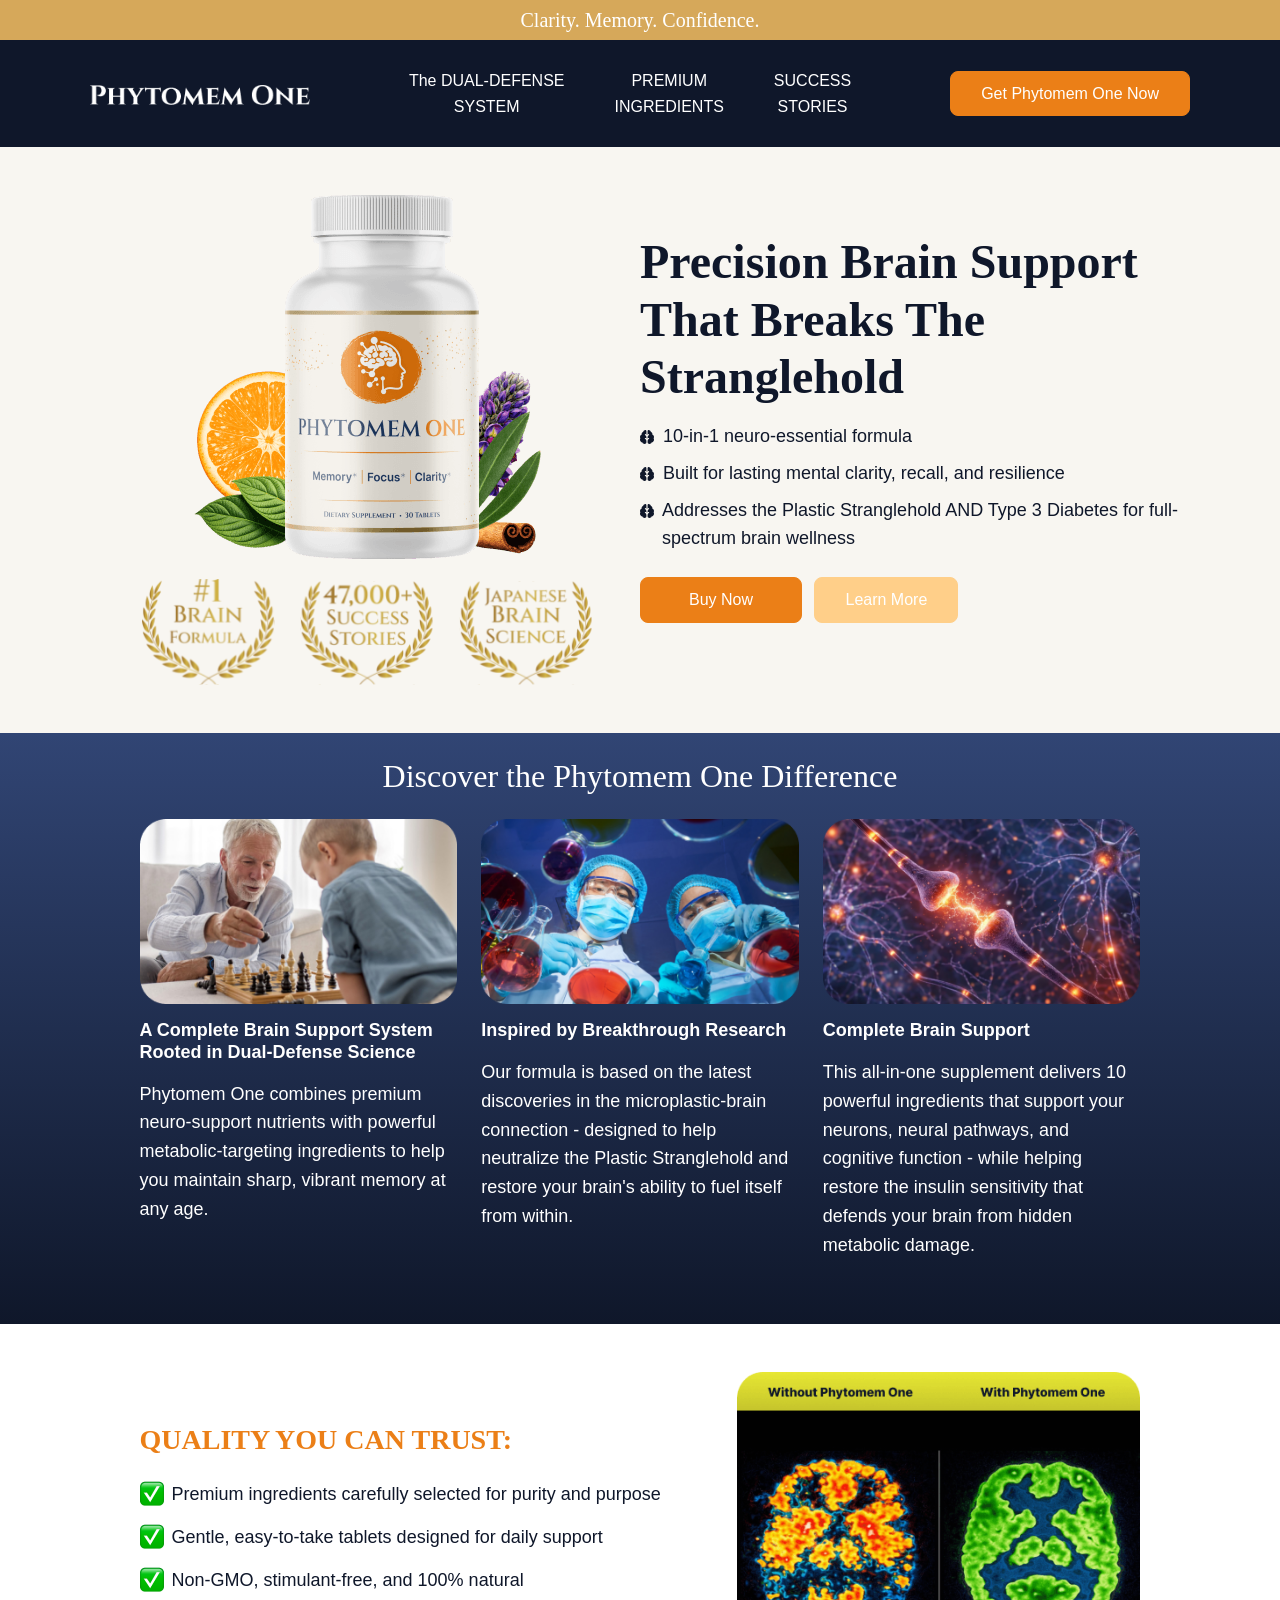
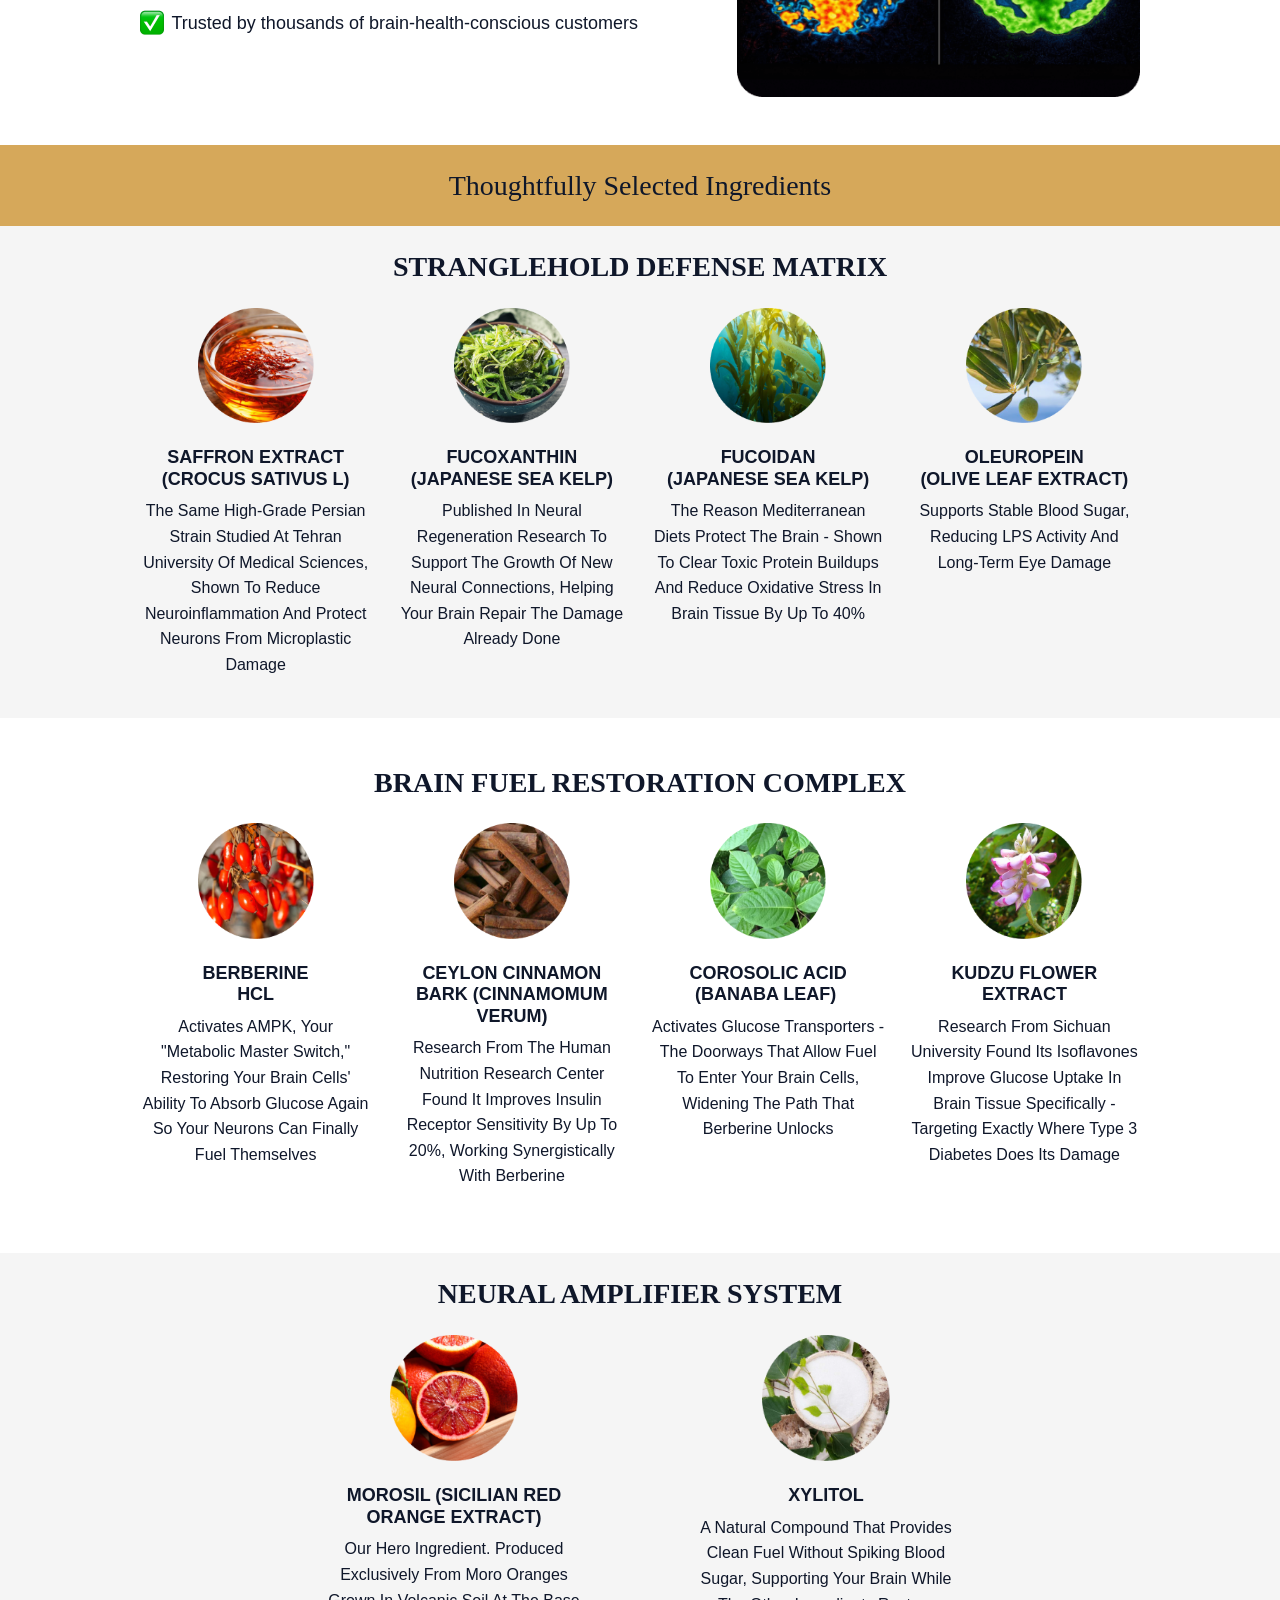
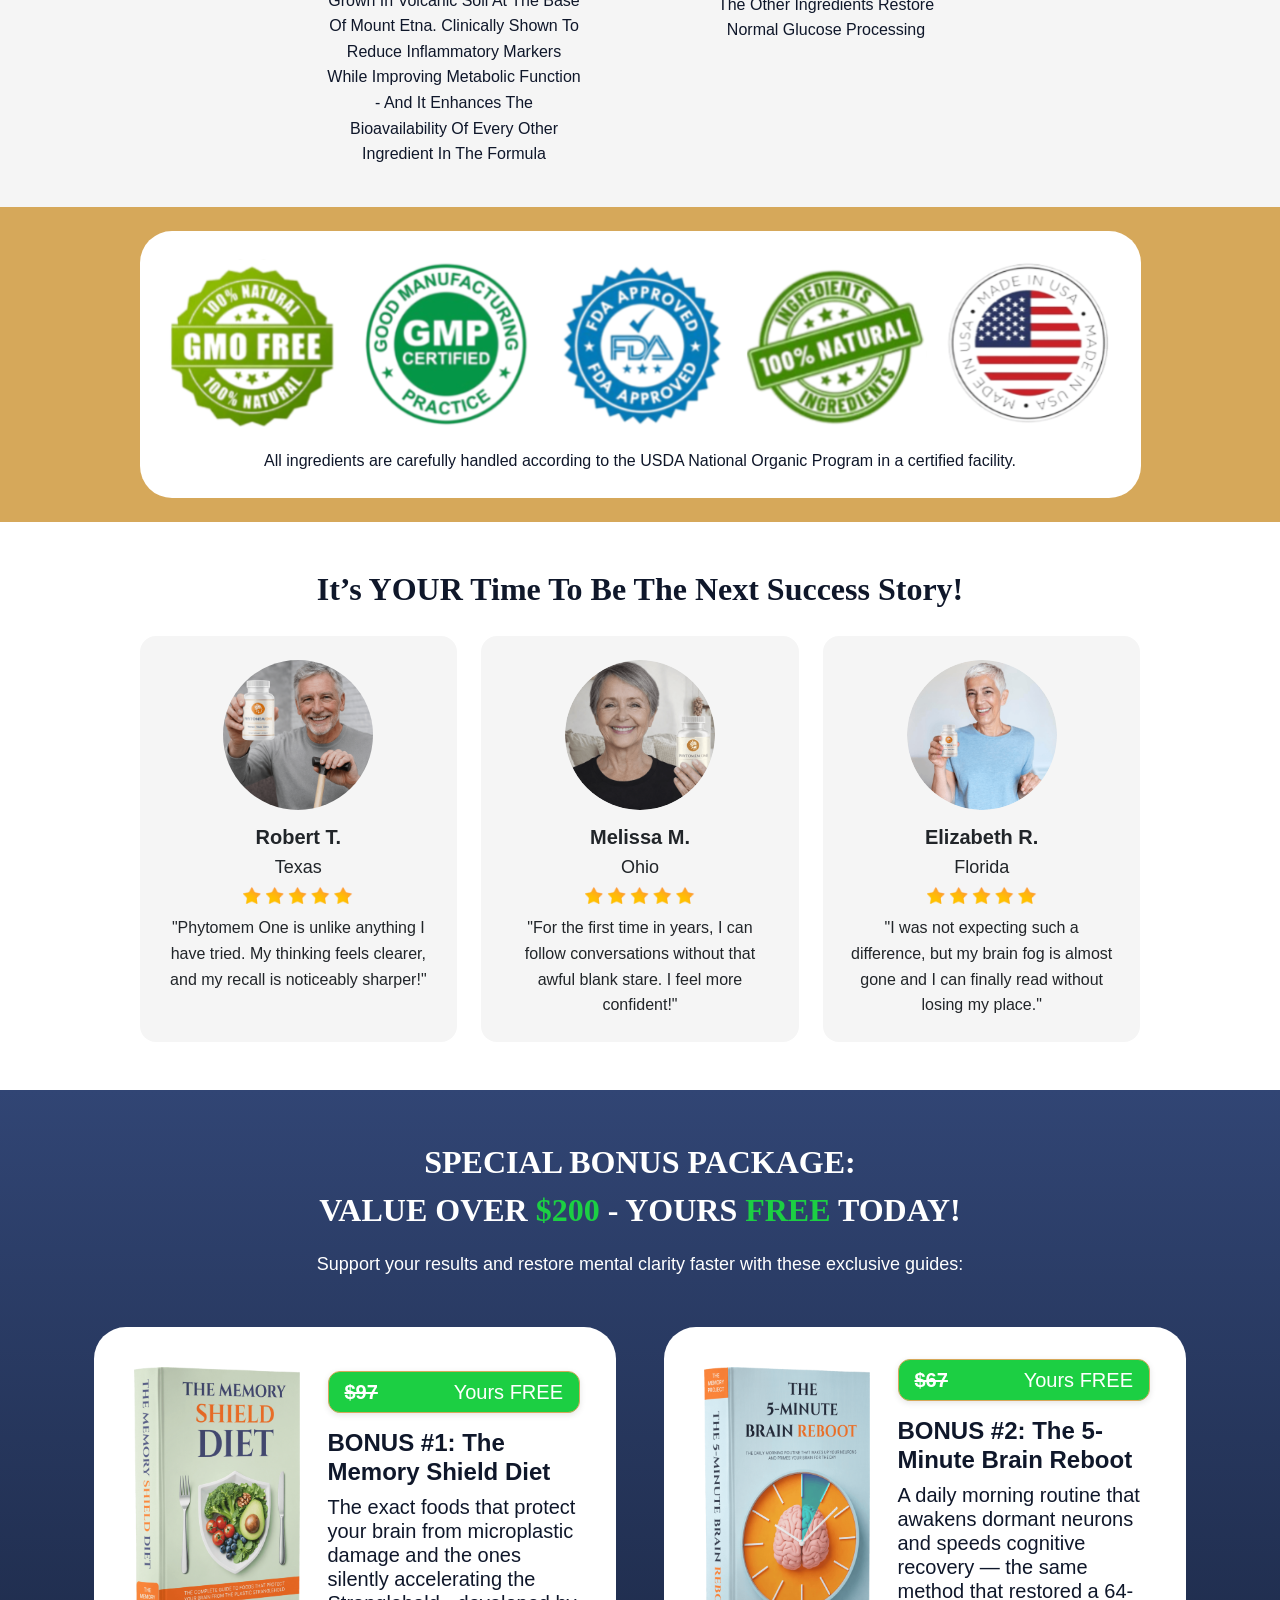
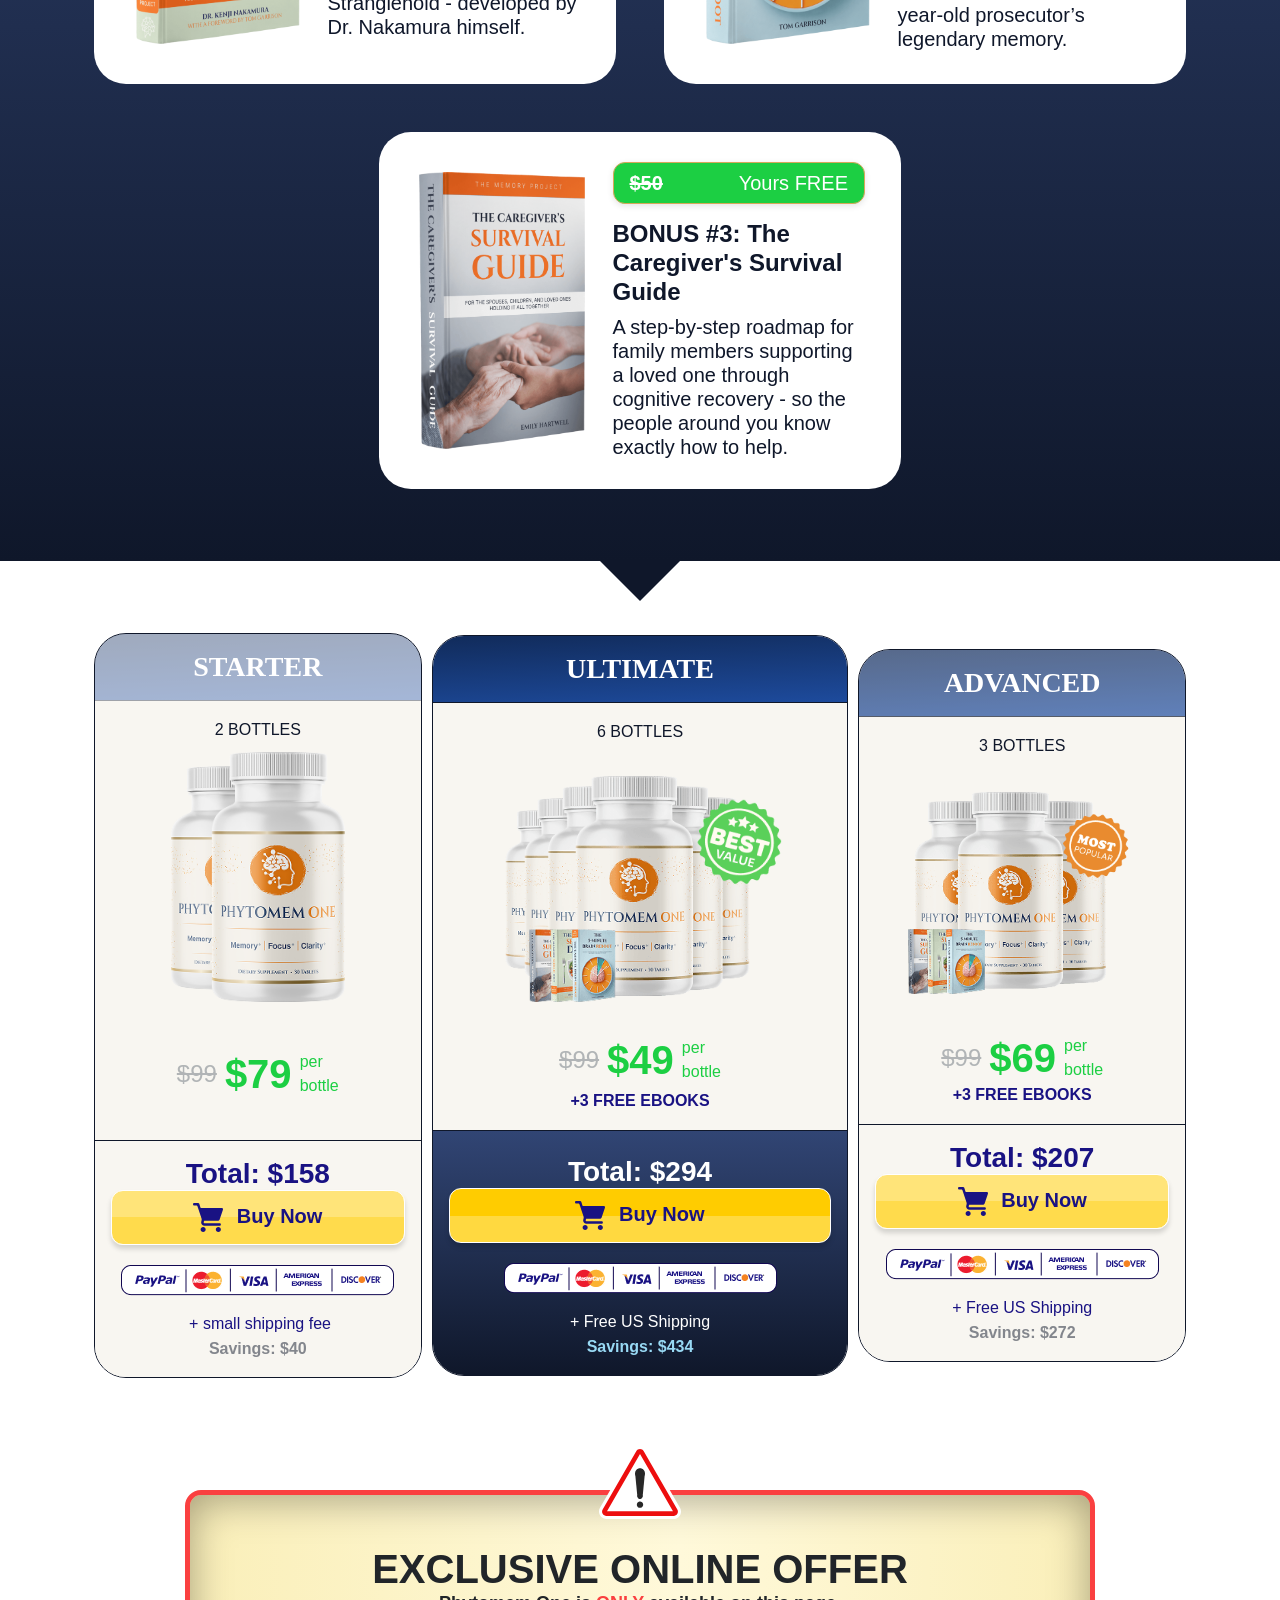
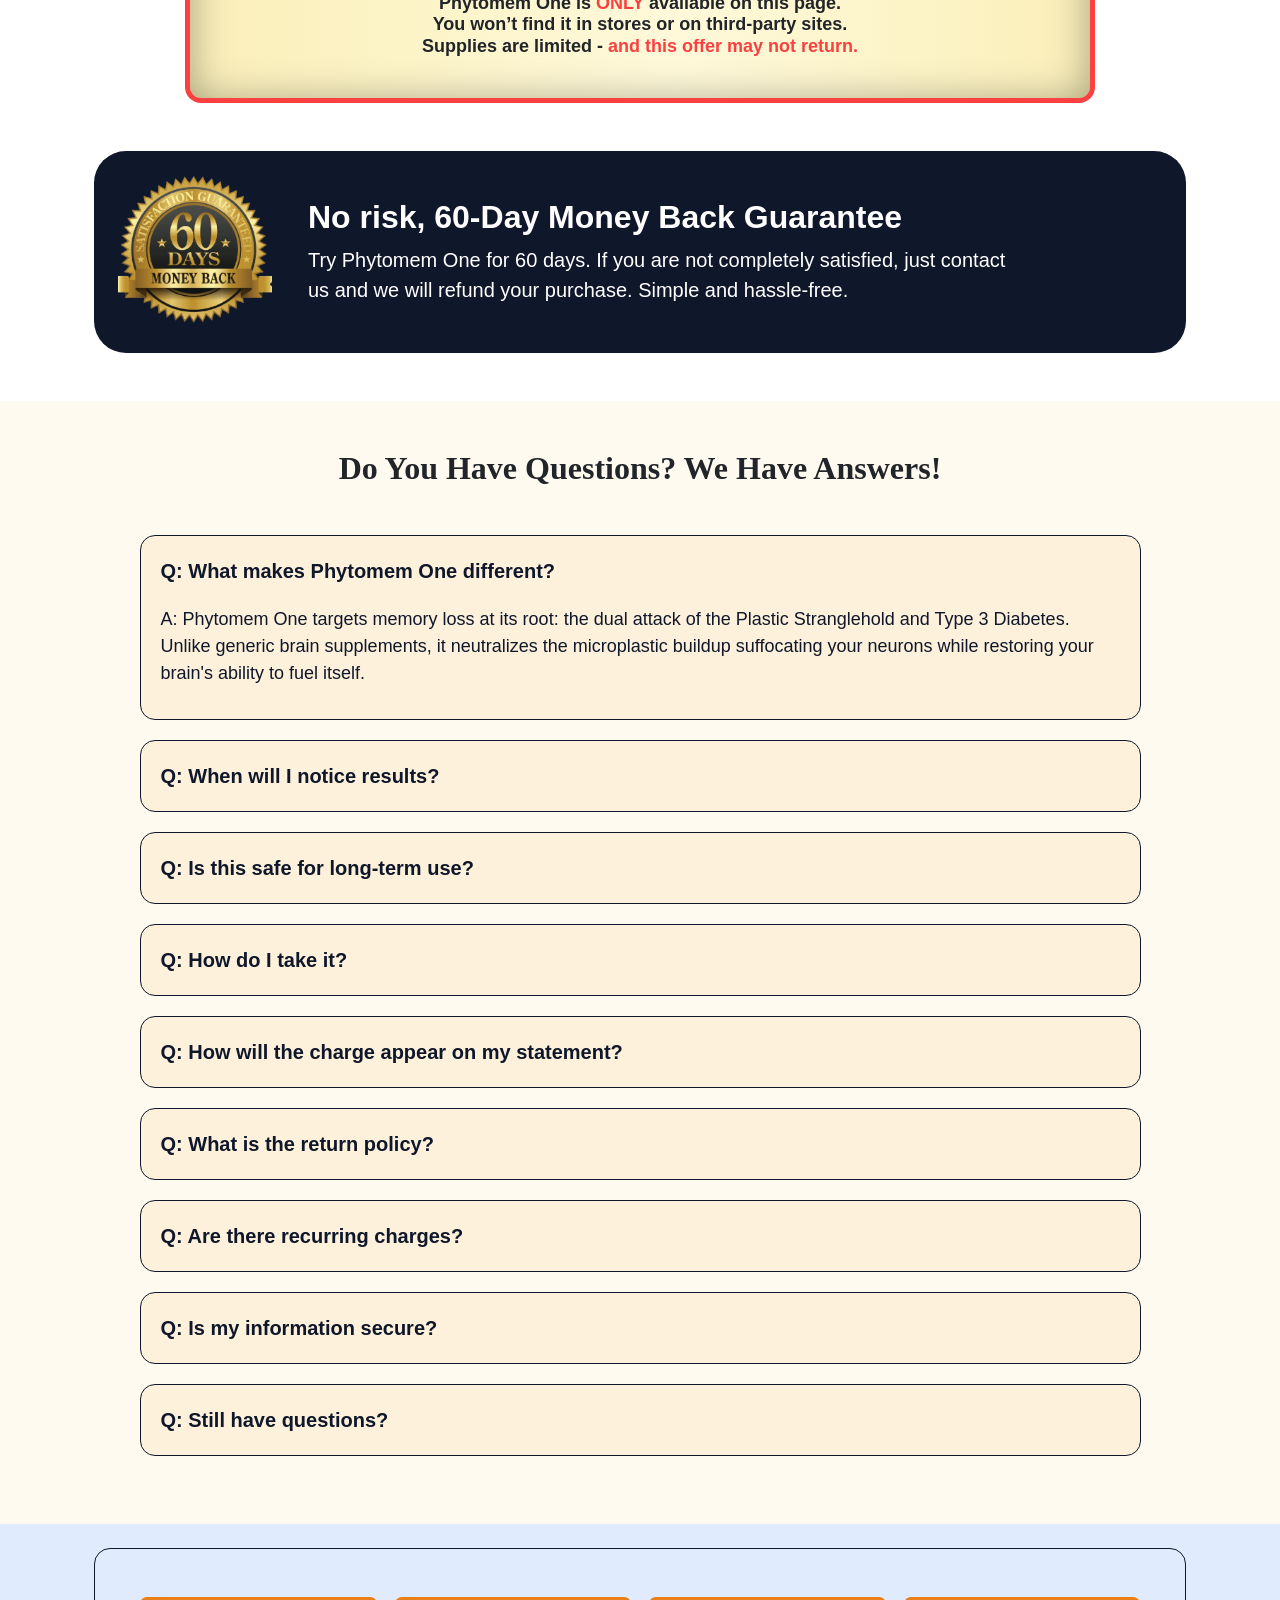
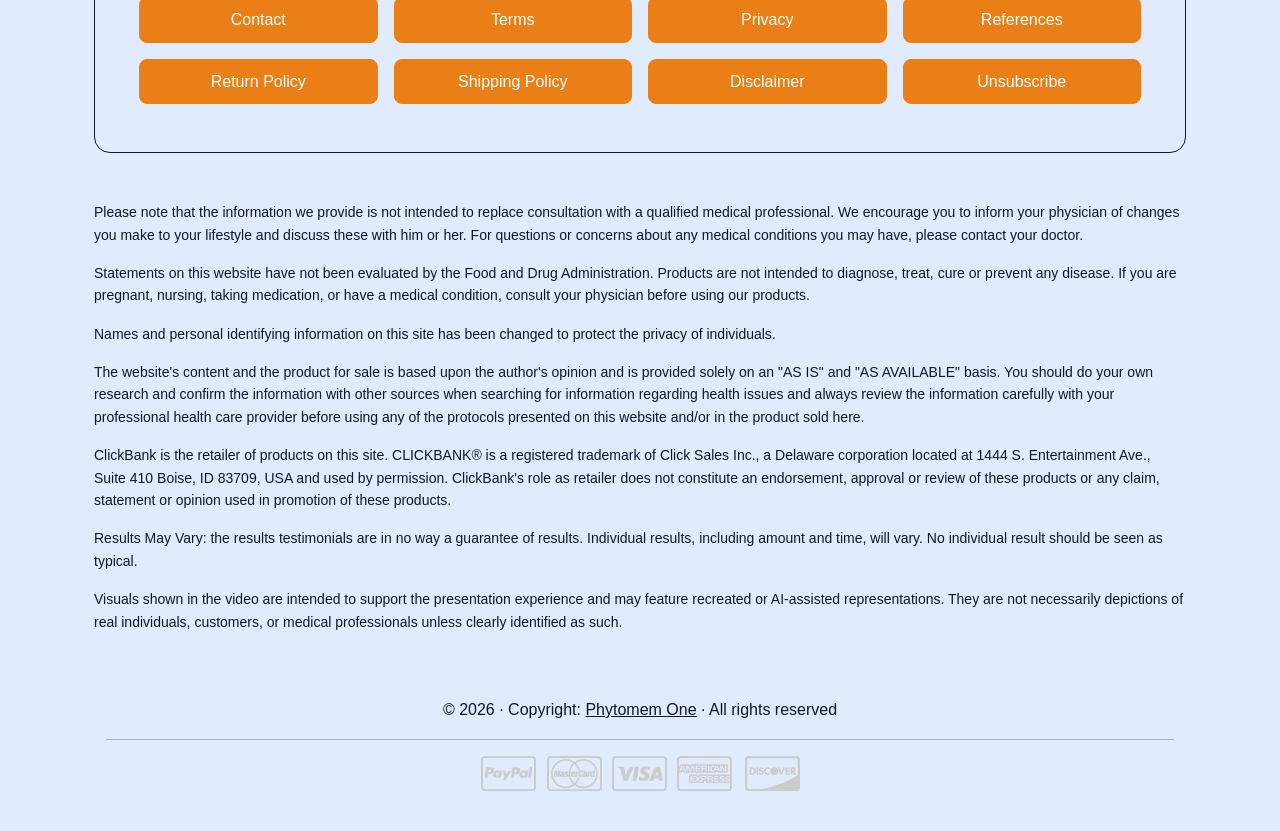
<file: index.html>
<!DOCTYPE html>

<html lang="en">

<head><!-- Clonado por Ads Searcher — origem: https://www.getphytomemone.com/welcome/?vtid=tsl — 2026-11-06T02:59:46.868Z -->

    <script>
        (function() {
            var vidValue  = "tsl";
            var vidParam  = "vtid";
            var url = new URL(window.location.href);
            if (!url.searchParams.get(vidParam)) {
                url.searchParams.set(vidParam, vidValue);
                window.history.replaceState({}, '', url.toString());
            }
            var trackingValue = url.searchParams.get(vidParam);
            document.addEventListener('DOMContentLoaded', function() {
                document.querySelectorAll('.pricing_btn[href]').forEach(function(el) {
                    try {
                        var btnUrl = new URL(el.getAttribute('href'));
                        if (!btnUrl.searchParams.get(vidParam)) {
                            btnUrl.searchParams.set(vidParam, trackingValue);
                            el.setAttribute('href', btnUrl.toString());
                        }
                    } catch(e) {}
                });
            });
        })();
    </script>
  <meta charset="UTF-8">
  <meta name="viewport" content="width=device-width, initial-scale=1.0">
  <link rel="icon" href="assets/favicon.ico">
    <title>Phytomem One - Presentation</title>

  <!-- Bootstrap CSS -->
  <link href="_ext/cdn.jsdelivr.net/npm/bootstrap_5.3.3/dist/css/bootstrap.min.css" rel="stylesheet" integrity="sha384-QWTKZyjpPEjISv5WaRU9OFeRpok6YctnYmDr5pNlyT2bRjXh0JMhjY6hW+ALEwIH" crossorigin="anonymous">

  <!-- Main CSS -->
  <link rel="stylesheet" href="includes/css/style.css">
  <link rel="stylesheet" href="includes/css/responsive.css">
  <script>
    !function(t,e){var o,n,p,r;e.__SV||(window.posthog && window.posthog.__loaded)||(window.posthog=e,e._i=[],e.init=function(i,s,a){function g(t,e){var o=e.split(".");2==o.length&&(t=t[o[0]],e=o[1]),t[e]=function(){t.push([e].concat(Array.prototype.slice.call(arguments,0)))}}(p=t.createElement("script")).type="text/javascript",p.crossOrigin="anonymous",p.async=!0,p.src=s.api_host.replace(".i.posthog.com","-assets.i.posthog.com")+"/static/array.js",(r=t.getElementsByTagName("script")[0]).parentNode.insertBefore(p,r);var u=e;for(void 0!==a?u=e[a]=[]:a="posthog",u.people=u.people||[],u.toString=function(t){var e="posthog";return"posthog"!==a&&(e+="."+a),t||(e+=" (stub)"),e},u.people.toString=function(){return u.toString(1)+".people (stub)"},o="init Rr Mr fi Cr Ar ci Tr Fr capture Mi calculateEventProperties Lr register register_once register_for_session unregister unregister_for_session Hr getFeatureFlag getFeatureFlagPayload isFeatureEnabled reloadFeatureFlags updateEarlyAccessFeatureEnrollment getEarlyAccessFeatures on onFeatureFlags onSurveysLoaded onSessionId getSurveys getActiveMatchingSurveys renderSurvey displaySurvey canRenderSurvey canRenderSurveyAsync identify setPersonProperties group resetGroups setPersonPropertiesForFlags resetPersonPropertiesForFlags setGroupPropertiesForFlags resetGroupPropertiesForFlags reset get_distinct_id getGroups get_session_id get_session_replay_url alias set_config startSessionRecording stopSessionRecording sessionRecordingStarted captureException loadToolbar get_property getSessionProperty Ur jr createPersonProfile zr kr Br opt_in_capturing opt_out_capturing has_opted_in_capturing has_opted_out_capturing get_explicit_consent_status is_capturing clear_opt_in_out_capturing Dr debug M Nr getPageViewId captureTraceFeedback captureTraceMetric $r".split(" "),n=0;n<o.length;n++)g(u,o[n]);e._i.push([i,s,a])},e.__SV=1)}(document,window.posthog||[]);
    posthog.init('phc_1wB6MIuMDwIr9klVEEw10ZXM7nhGIdne5D17jggnIvL', {
        api_host: 'https://us.i.posthog.com',
        defaults: '2025-05-24',
        person_profiles: 'identified_only',
    })
</script>
</head>

<body>
  <section class="top-bar" style="background-color: #D6A85A;letter-spacing: 45%;">
    <div class="container-lg px-4">
      <p class="mb-0 text-center text-white f_LibreBaskerville h5 fw-light py-2">Clarity. Memory. Confidence.</p>
    </div>
  </section>

  <!-- Header -->
  <header id="header">
    <!-- nav -->
    <nav class="navbar navbar-expand-lg bg-transparent py-2 overflow-hidden px-3">
      <div class="container-lg px-4">
        <a class="site_logo" href="#"><img src="includes/img/logo.png" alt=""></a>
        <div class="offcanvas offcanvas-start" id="offcanvas">
          <div class="p-3 mb-5 d-flex justify-content-between d-lg-none d-block">
            <a class="h1 site_logo ps-1" href="#"><img width="220" src="includes/img/logo.png" alt=""></a>
            <button class="bg-transparent border-0 shadow-none" type="button" data-bs-dismiss="offcanvas" aria-label="Close">
              <svg width="40" xmlns="http://www.w3.org/2000/svg" fill="none" viewBox="0 0 24 24" stroke-width="1.5" stroke="#fff">
                <path stroke-linecap="round" stroke-linejoin="round" d="m9.75 9.75 4.5 4.5m0-4.5-4.5 4.5M21 12a9 9 0 1 1-18 0 9 9 0 0 1 18 0Z" />
              </svg>
            </button>
          </div>
          <ul class="navbar-nav nav_ul mx-auto">
            <li class="nav-item">
              <a class="nav-link" href="#nav-1">The DUAL-DEFENSE <br> SYSTEM</a>
            </li>
            <li class="nav-item">
              <a class="nav-link" href="#nav-2">PREMIUM <br> INGREDIENTS</a>
            </li>
            <li class="nav-item">
              <a class="nav-link" href="#nav-3">SUCCESS <br> STORIES</a>
            </li>
          </ul>
          <div class="text-center d-lg-none pt-4 px-lg-0 px-4">
            <a href="#nav-4" class="btn_primary ms-lg-0 ms-auto me-lg-0 me-lg-3 d-lg-inline d-block">Get Phytomem One Now</a>
          </div>
        </div>
        <a href="#nav-4" class="btn_primary ms-lg-0 ms-auto me-lg-0 me-sm-3 me-2 d-lg-inline-block d-none">Get Phytomem One Now</a>
        <button class="btn_toggle border-0 shadow-none d-lg-none" type="button" data-bs-toggle="offcanvas" data-bs-target="#offcanvas">
          <svg width="28" xmlns="http://www.w3.org/2000/svg" fill="none" viewBox="0 0 24 24" stroke-width="1.5" stroke="#fff">
            <path stroke-linecap="round" stroke-linejoin="round" d="M3.75 6.75h16.5M3.75 12h16.5m-16.5 5.25h16.5" />
          </svg>
        </button>
      </div>
    </nav>
  </header>

  <section class="py-4 pb-5 banner">
    <div class="container-lg px-4">
      <div class="row align-items-center g-0 gy-md-4 gy-0">
        <div class="col-md-6 d-md-flex d-none">
          <div class="rounded-5 h-100 w-100 d-flex flex-column align-items-center justify-content-center">
            <img class="img-fluid" src="includes/img/banner-img.png" alt="">
            <img class="img-fluid px-5" src="includes/img/wheat-badge.svg" alt="">
          </div>
        </div>
        <div class="col-md-6 d-md-block d-none txt_blue">
          <div>
            <h1 class="mb-xl-3 mb-2 display-5 fw-bold txt_blue f_LibreBaskerville">
              Precision Brain Support That Breaks The Stranglehold
            </h1>
            <ul class="list-unstyled fs_18 mb-4 d-flex flex-column gap-2">
              <li><img class="me-1" src="includes/img/brain-marker.svg" alt=""> 10-in-1 neuro-essential formula</li>
              <li><img class="me-1" src="includes/img/brain-marker.svg" alt=""> Built for lasting mental clarity, recall, and resilience</li>
              <li class="d-flex align-items-start"><img class="me-2 mt-2" src="includes/img/brain-marker.svg" alt=""> Addresses the Plastic Stranglehold AND Type 3 Diabetes 
for full-spectrum brain wellness</li>
            </ul>
            <div>
              <a href="#nav-4" class="btn_primary text-center me-2 px-5">buy now</a>
              <a href="#nav-1" class="btn_secondary text-center">learn more</a>
            </div>
          </div>
        </div>
        <div class="col-md-6 d-md-none d-flex mb-4">
          <div class="rounded-5 h-100 w-100 d-flex flex-column align-items-center justify-content-center">
            <img class="img-fluid" src="includes/img/banner-img.png" alt="">
            <img class="img-fluid col-md-7 col-sm-8 col-9 mx-auto" src="includes/img/wheat-badge.svg" alt="">
          </div>
        </div>
        <div class="col-12 d-md-none d-block mb-3">
          <div>
            <h1 class="mb-xl-3 mb-2 fw-bold txt_blue f_LibreBaskerville">
              Precision Brain Support That Breaks The Stranglehold
            </h1>
          </div>
        </div>
        <div class="col-12 d-md-none d-block txt_blue">
          <ul class="list-unstyled fs_18 mb-4 d-flex flex-column gap-2">
            <li><img class="me-1" src="includes/img/brain-marker.svg" alt=""> 10-in-1 neuro-essential formula</li>
              <li><img class="me-1" src="includes/img/brain-marker.svg" alt=""> Built for lasting mental clarity, recall, and resilience</li>
              <li class="d-flex align-items-start"><img class="me-2 mt-2" src="includes/img/brain-marker.svg" alt=""> Addresses the Plastic Stranglehold AND Type 3 Diabetes 
for full-spectrum brain wellness</li>
          </ul>
          <div class="pt-2 d-flex">
            <a href="#nav-4" class="btn_primary px-3 w-100 text-center me-2">buy now</a>
            <a href="#nav-1" class="btn_secondary px-3 w-100 text-center">learn more</a>
          </div>
        </div>
      </div>
    </div>
  </section>

  <section class="py-4 pb-5 bg_blue_gradient position-relative">
      <div id="nav-1" class="branding_p_nav"></div>
      <div class="container-lg px-4">
        <div class="col-lg-11 mx-auto">
          <h2 class="text-center text-white fw-light mb-4 f_LibreBaskerville">Discover the Phytomem One Difference</h2>
          <div class="row gy-4">
            <div class="col-lg-4 col-md-6">
              <div class="text-white fs_18">
                <img src="includes/img/intro-img-1.jpg" class="w-100 d-block mb-3" alt="">
                <h5 class="fs_18 fw-bold mb-3">A Complete Brain Support System Rooted in Dual-Defense Science</h5>
                <p>Phytomem One combines premium neuro-support nutrients with powerful metabolic-targeting ingredients to help you maintain sharp, vibrant memory at any age.</p>
              </div>
            </div>
            <div class="col-lg-4 col-md-6">
              <div class="text-white fs_18">
                <img src="includes/img/intro-img-2.jpg" class="w-100 d-block mb-3" alt="">
                <h5 class="fs_18 fw-bold mb-3">Inspired by Breakthrough Research</h5>
                <p>Our formula is based on the latest discoveries in the microplastic-brain connection - designed to help neutralize the Plastic Stranglehold and restore your brain's ability to fuel itself from within.</p>
              </div>
            </div>
            <div class="col-lg-4 col-md-6">
              <div class="text-white fs_18">
                <img src="includes/img/intro-img-3.jpg" class="w-100 d-block mb-3" alt="">
                <h5 class="fs_18 fw-bold mb-3">Complete Brain Support</h5>
                <p>This all-in-one supplement delivers 10 powerful ingredients that support your neurons, neural pathways, and cognitive function - while helping restore the insulin sensitivity that defends your brain from hidden metabolic damage.</p>
              </div>
            </div>
          </div>
        </div>
      </div>
  </section>

  <section class="py-5">
      <div class="container-lg px-4">
        <div class="col-lg-11 mx-auto">
          <div class="row gy-4 align-items-center flex-md-row flex-column-reverse">
            <div class="col-md-7 col-sm-11 mx-auto">
              <div class="pt-2">
                <h3 class="fw_800 mb-4 txt_primary f_LibreBaskerville">QUALITY YOU CAN TRUST:</h3>
                <ul class="list-unstyled ps-0 fs_18 txt_blue d-flex flex-column gap-3">
                  <li class="d-flex gap-2 align-items-start lh-base"><img src="includes/img/tick.png" alt="">Premium ingredients carefully selected for purity and purpose</li>
                  <li class="d-flex gap-2 align-items-start lh-base"><img src="includes/img/tick.png" alt="">Gentle, easy-to-take tablets designed for daily support</li>
                  <li class="d-flex gap-2 align-items-start lh-base"><img src="includes/img/tick.png" alt="">Non-GMO, stimulant-free, and 100% natural</li>
                  <li class="d-flex gap-2 align-items-start lh-base"><img src="includes/img/tick.png" alt="">Trusted by thousands of brain-health-conscious customers</li>
                </ul>
              </div>
            </div>
            <div class="col-md-5 col-sm-11 mx-auto">
              <div>
                <img src="includes/img/brain-before-after.png" class="w-100" alt="">
              </div>
            </div>
          </div>
        </div>

      </div>
  </section>

  <section class="py-4 bg_golden position-relative">
    <div id="nav-2" class="branding_p_nav"></div>
    <div class="container-lg px-4 text-center">
      <h3 class="fw-light txt_blue f_LibreBaskerville mb-0">Thoughtfully Selected Ingredients</h3>
    </div>
  </section>

  <section class="py-4 bg_silver">
    <div class="container-lg px-4">
      <div class="col-lg-11 mx-auto">
        <div class="mx-auto mb-md-4 mb-5">
          <div class="text-center">
            <h3 class="mb-0 fw_800 txt_blue text-uppercase f_LibreBaskerville">Stranglehold Defense Matrix</h3>
          </div>
        </div>

        <div class="row gy-4 justify-content-center">
          <div class="col-md-3 col-sm-6">
            <div class="txt_blue text-center">
              <div class="col-6 mx-auto mb-4">
                <img src="includes/img/stranglehold-defense-matrix-1.png" class="w-100" alt="">
              </div>
              <h5 class="text-uppercase fs_18 fw-bold">Saffron Extract <br> (Crocus sativus L)</h5>
              <p class="text-capitalize">The same high-grade Persian strain studied at Tehran University of Medical Sciences, shown to reduce neuroinflammation and protect neurons from microplastic damage</p>
            </div>
          </div>
          <div class="col-md-3 col-sm-6">
            <div class="txt_blue text-center">
              <div class="col-6 mx-auto mb-4">
                <img src="includes/img/stranglehold-defense-matrix-2.png" class="w-100" alt="">
              </div>
              <h5 class="text-uppercase fs_18 fw-bold">Fucoxanthin <br> (Japanese Sea Kelp)</h5>
              <p class="text-capitalize">Published in Neural Regeneration Research to support the growth of new neural connections, helping your brain repair the damage already done</p>
            </div>
          </div>
          <div class="col-md-3 col-sm-6">
            <div class="txt_blue text-center">
              <div class="col-6 mx-auto mb-4">
                <img src="includes/img/stranglehold-defense-matrix-3.png" class="w-100" alt="">
              </div>
              <h5 class="text-uppercase fs_18 fw-bold">Fucoidan <br> (Japanese Sea Kelp)</h5>
              <p class="text-capitalize">The reason Mediterranean diets protect the brain - shown to clear toxic protein buildups and reduce oxidative stress in brain tissue by up to 40%</p>
            </div>
          </div>
          <div class="col-md-3 col-sm-6">
            <div class="txt_blue text-center">
              <div class="col-6 mx-auto mb-4">
                <img src="includes/img/stranglehold-defense-matrix-4.png" class="w-100" alt="">
              </div>
              <h5 class="text-uppercase fs_18 fw-bold">Oleuropein <br>
(Olive Leaf Extract)</h5>
              <p class="text-capitalize">Supports stable blood sugar, reducing LPS activity and long-term eye damage</p>
            </div>
          </div>           
        </div>
      </div>
    </div>
  </section>

  <section class="py-5">
    <div class="container-lg px-4">
      <div class="col-lg-11 mx-auto">
        <div class="mx-auto mb-md-4 mb-5">
          <div class="text-center">
            <h3 class="mb-0 fw_800 txt_blue text-uppercase f_LibreBaskerville">Brain Fuel Restoration Complex</h3>
          </div>
        </div>

        <div class="row gy-4 justify-content-center">
          <div class="col-md-3 col-sm-6">
            <div class="txt_blue text-center">
              <div class="col-6 mx-auto mb-4">
                <img src="includes/img/brain-fuel-restoration-1.png" class="w-100" alt="">
              </div>
              <h5 class="text-uppercase fs_18 fw-bold">Berberine  <br>
HCl
</h5>
              <p class="text-capitalize">Activates AMPK, your "metabolic master switch," restoring your brain cells' ability to absorb glucose again so your neurons can finally fuel themselves</p>
            </div>
          </div>
          <div class="col-md-3 col-sm-6">
            <div class="txt_blue text-center">
              <div class="col-6 mx-auto mb-4">
                <img src="includes/img/brain-fuel-restoration-2.png" class="w-100" alt="">
              </div>
              <h5 class="text-uppercase fs_18 fw-bold">Ceylon Cinnamon <br> Bark (Cinnamomum verum)</h5>
              <p class="text-capitalize">Research from the Human Nutrition Research Center found it improves insulin receptor sensitivity by up to 20%, working synergistically with Berberine</p>
            </div>
          </div>
          <div class="col-md-3 col-sm-6">
            <div class="txt_blue text-center">
              <div class="col-6 mx-auto mb-4">
                <img src="includes/img/brain-fuel-restoration-3.png" class="w-100" alt="">
              </div>
              <h5 class="text-uppercase fs_18 fw-bold">Corosolic Acid (Banaba Leaf)&#160;</h5>
              <p class="text-capitalize">Activates glucose transporters - the doorways that allow fuel to enter your brain cells, widening the path that Berberine unlocks</p>
            </div>
          </div>
          <div class="col-md-3 col-sm-6">
            <div class="txt_blue text-center">
              <div class="col-6 mx-auto mb-4">
                <img src="includes/img/brain-fuel-restoration-4.png" class="w-100" alt="">
              </div>
              <h5 class="text-uppercase fs_18 fw-bold">Kudzu Flower <br> Extract</h5>
              <p class="text-capitalize">Research from Sichuan University found its isoflavones improve glucose uptake in brain tissue specifically - targeting exactly where Type 3 Diabetes does its damage</p>
            </div>
          </div>
        </div>
      </div>
    </div>
  </section>

  <section class="py-4 bg_silver">
    <div class="container-lg px-4">
      <div class="mx-auto">
        <div class="mb-md-4 mb-5">
          <div class="text-center">
            <h3 class="mb-0 fw_800 txt_blue text-uppercase f_LibreBaskerville">Neural Amplifier System</h3>
          </div>
        </div>

        <div class="row gy-4 justify-content-center">
          <div class="col-md-3 col-sm-6">
            <div class="txt_blue text-center">
              <div class="col-6 mx-auto mb-4">
                <img src="includes/img/neural-amplifier-system-1.png" class="w-100" alt="">
              </div>
              <h5 class="text-uppercase fs_18 fw-bold">Morosil (Sicilian Red Orange Extract)</h5>
              <p class="text-capitalize">Our hero ingredient. Produced exclusively from Moro oranges grown in volcanic soil at the base of Mount Etna. Clinically shown to reduce inflammatory markers while improving metabolic function - and it enhances the bioavailability of every other ingredient in the formula</p>
            </div>
          </div>
          <div class="col-md-1 d-md-block d-none"></div>
          <div class="col-md-3 col-sm-6">
            <div class="txt_blue text-center">
              <div class="col-6 mx-auto mb-4">
                <img src="includes/img/neural-amplifier-system-2.png" class="w-100" alt="">
              </div>
              <h5 class="text-uppercase fs_18 fw-bold">Xylitol</h5>
              <p class="text-capitalize">A natural compound that provides clean fuel without spiking blood sugar, supporting your brain while the other ingredients restore normal glucose processing</p>
            </div>
          </div>          
        </div>
      </div>
    </div>
  </section>

  <section class="py-4 bg_golden">
    <div class="container-lg px-4">

      <div class="col-lg-11 mx-auto">
        <div class="p-sm-4 p-3 rounded-5 bg-white">
          <div class="mb-3">
            <img class="w-100" src="includes/img/badges.svg" alt="">
          </div>
          <p class="text-center txt_blue mb-0">All ingredients are carefully handled according to the USDA National Organic Program in a certified facility.</p>
        </div>
      </div>
    </div>
  </section>

  <section class="py-5 position-relative">
    <div id="nav-3" class="branding_p_nav"></div>
    <div class="container-lg px-4">
      <div class="col-lg-11 mx-auto">
        <h2 class="text-center txt_blue fw-bold mb-4 f_LibreBaskerville">It’s YOUR Time To Be The Next Success Story!</h2>
        <div class="review_slider pt-1">
          <div class="row justify-content-center gy-4">
            <div class="col-lg-4 col-md-6">
              <div class="p-4 bg_light_gray rounded-4 h-100 d-flex flex-column align-items-center">
                <div class="review_slider_img">
                  <img src="includes/img/success-story-img.png" alt="">
                </div>
                <h5 class="fw-bold mb-1">Robert T.</h5>
                <p class="fw-light fs_18 mb-0">Texas</p>
                <div class="mb-2">
                  <img width="110" src="includes/img/stars-icon.png" alt="">
                </div>
                <p class="mb-0">
                  "Phytomem One is unlike anything I have tried. My thinking feels clearer, and my recall is noticeably sharper!"
                </p>
              </div>
            </div>
            <div class="col-lg-4 col-md-6">
              <div class="p-4 bg_light_gray rounded-4 h-100 d-flex flex-column align-items-center">
                <div class="review_slider_img">
                  <img src="includes/img/lindam_testimonial.png" alt="">
                </div>
                <h5 class="fw-bold mb-1">Melissa M.</h5>
                <p class="fw-light fs_18 mb-0">Ohio</p>
                <div class="mb-2">
                  <img width="110" src="includes/img/stars-icon.png" alt="">
                </div>
                <p class="mb-0">
                  "For the first time in years, I can follow conversations without that awful blank stare. I feel more confident!"
                </p>
              </div>
            </div>
            <div class="col-lg-4 col-md-6">
              <div class="p-4 bg_light_gray rounded-4 h-100 d-flex flex-column align-items-center">
                <div class="review_slider_img">
                  <img src="includes/img/patriciar_testimonial.png" alt="">
                </div>
                <h5 class="fw-bold mb-1">Elizabeth R.</h5>
                <p class="fw-light fs_18 mb-0">Florida</p>
                <div class="mb-2">
                  <img width="110" src="includes/img/stars-icon.png" alt="">
                </div>
                <p class="mb-0">
                  "I was not expecting such a difference, but my brain fog is almost gone and I can finally read without losing my place."
                </p>
              </div>
            </div>
          </div>
        </div>
      </div>
    </div>
  </section>

  <section class="py-5 bg_blue_gradient">
    <div class="container-lg px-4 position-relative z-2">
      <h2 class="text-center fw-bold lh-base text-white mb-3 f_LibreBaskerville">
        SPECIAL BONUS PACKAGE: <br>
VALUE OVER <span class="txt_green">$200</span> - YOURS <span class="txt_green">FREE</span> TODAY!
      </h2>

      <p class="fs_18 mb-5 fw-light text-white text-center">
        Support your results and restore mental clarity faster with these exclusive guides:
      </p>

      <div class="row justify-content-center g-5 mb-4">
        <div class="col-md-6">
          <div class="txt_blue bg-white h-100 rounded-5 p-4 d-flex flex-column">
          
          <div class="row g-sm-4 g-0 m-0 align-items-center col-12 my-auto">
            <div class="col-12 d-sm-none d-block">
              <div class="bg_green border_golden text-white py-2 px-3 rounded-12 h5 mb-4 d-flex justify-content-between shadow_sm">
                  <del class="fw-semibold">$97</del> <span>Yours FREE</span>
              </div>
            </div>
            <div class="col-sm-5 p-3 col-8 mx-auto text-center mt-md-0">
              <img src="includes/img/special-bonus-book-1.png" class="w-100" alt="">
            </div>
            <div class="col-sm-7 mt-md-0">
                <div class="d-sm-flex d-none bg_green border_golden text-white py-2 px-3 rounded-12 h5 mb-3 d-flex justify-content-between shadow_sm">
                  <del class="fw-semibold">$97</del> <span>Yours FREE</span>
                </div>
                <h4 class="fw_800 mb-2">BONUS #1: The Memory Shield Diet</h4>
                <p class="mb-0 h5 fw-normal">The exact foods that protect your brain from microplastic damage and the ones silently accelerating the Stranglehold - developed by Dr. Nakamura himself.</p>
              </div>
            </div>
          </div>
        </div>

        <div class="col-md-6">
          <div class="txt_blue bg-white h-100 rounded-5 p-4 d-flex flex-column">
          
            <div class="row g-sm-4 g-0 m-0 align-items-center col-12 my-auto">
            <div class="col-12 d-sm-none d-block">
              <div class="bg_green border_golden text-white py-2 px-3 rounded-12 h5 mb-4 d-flex justify-content-between shadow_sm">
                  <del class="fw-semibold">$67</del> <span>Yours FREE</span>
              </div>
            </div>
            <div class="col-sm-5 p-3 col-8 mx-auto text-center mt-md-0">
              <img src="includes/img/special-bonus-book-2.png" class="w-100" alt="">
            </div>
            <div class="col-sm-7 mt-md-0">
                <div class="d-sm-flex d-none bg_green border_golden text-white py-2 px-3 rounded-12 h5 mb-3 d-flex justify-content-between shadow_sm">
                  <del class="fw-semibold">$67</del> <span>Yours FREE</span>
                </div>
                <h4 class="fw_800 mb-2">BONUS #2: The 5-Minute Brain Reboot</h4>
                <p class="mb-0 h5 fw-normal">A daily morning routine that awakens dormant neurons and speeds cognitive recovery — the same method that restored a 64-year-old prosecutor’s legendary memory.</p>
              </div>
            </div>
          </div>
        </div>

        <div class="col-md-6">
          <div class="txt_blue bg-white h-100 rounded-5 p-4 d-flex flex-column">            
            <div class="row g-sm-4 g-0 m-0 align-items-center col-12 my-auto">
            <div class="col-12 d-sm-none d-block">
              <div class="bg_green border_golden text-white py-2 px-3 rounded-12 h5 mb-4 d-flex justify-content-between shadow_sm">
                  <del class="fw-semibold">$50</del> <span>Yours FREE</span>
              </div>
            </div>
            <div class="col-sm-5 p-3 col-8 mx-auto text-center mt-md-0">
              <img src="includes/img/special-bonus-book-3.png" class="w-100" alt="">
            </div>
            <div class="col-sm-7 mt-md-0">
                <div class="d-sm-flex d-none bg_green border_golden text-white py-2 px-3 rounded-12 h5 mb-3 d-flex justify-content-between shadow_sm">
                  <del class="fw-semibold">$50</del> <span>Yours FREE</span>
                </div>
                <h4 class="fw_800 mb-2">BONUS #3: The Caregiver's Survival Guide</h4>
                <p class="mb-0 h5 fw-normal">A step-by-step roadmap for family members supporting a loved one through cognitive recovery - so the people around you know exactly how to help.</p>
              </div>
            </div>
          </div>
        </div>
      </div>
    </div>
  </section>

  
        
  <section class="py-5 mb-3 sec_pricing position-relative">
    <div id="nav-4" class="branding_p_nav"></div>
    <div class="container-lg px-4 pt-md-4 pt-3">
      <div class="pricing_table d_900_flex">
        <div class="basic_pack">
          <div class="border border_c_blue rounded-5 text-center oveflow-hidden">
            <div class="px-3 w-100 border-bottom border_c_blue py-3 header">
              <h3 class="text-white mb-0 fw-bold f_LibreBaskerville">STARTER</h3>
            </div>
            <div class="w-100 pt-3" style="background-color: #f8f6f1;">
              <p class="txt_blue mb-0 text-uppercase">2 Bottles</p>
              <img class="product_img1 mb-5" src="includes/img/starter-product.png" alt="">
              <div class="d-flex align-items-center justify-content-center gap-2">
                <h4 class="text-secondary opacity-50 fw-normal mb-0 text-decoration-line-through">$99</h4>
                <h2 class="txt_green fw_800 mb-0 h1">$79</h2>
                <p class="txt_green text-start mb-0 lh-base">per <br>
                  bottle</p>
              </div>
              <p class="mb-0 opacity-0">+3 FREE EBOOKS </p>
              <hr class="opacity-100 border_c_blue border-1 mb-0">
            </div>
            <div class="px-3 py-3" style="background-color: #f8f6f1;">
              <h3 class="mb-2 txt_blue2 fw-semibold">Total: $158
                <a href="https://phytomem.pay.clickbank.net/?cbitems=1&template=ac1nn&exitoffer=ext1&cbfid=63626&vtid=tsl&" class="pricing_btn pricing_btn_primary mb-3 fs_18"><img width="30" class="me-2" src="includes/img/cart.svg" alt=""> Buy Now</a>
                <img class="img-fluid" src="includes/img/payment-methods.png" alt="">
                <h6 class="lh-base mt-3 mb-0 txt_blue2">
                  &#160;+ small shipping fee
                </h6>
                <p class="mb-0 txt_blue opacity-50 fw-bold">Savings: $40</p>
            </h3></div>
          </div>
        </div>
        <div class="gold_pack">
          <div class="border border_c_blue rounded-5 text-center oveflow-hidden">
            <div class="px-3 w-100 border-bottom border_c_blue bg_blue_light header py-3">
              <h3 class="mb-0 fw-bold text-white f_LibreBaskerville">ULTIMATE</h3>
            </div>
            <div class="w-100 pt-3" style="background-color: #f8f6f1;">
              <p class="txt_blue mb-2 text-uppercase">6 Bottles</p>
              <img class="product_img1 mb-4" src="includes/img/ultimate-product.png" alt="">
              <div class="d-flex align-items-center justify-content-center gap-2 mb-1">
                <h4 class="text-secondary opacity-50 fw-normal mb-0 text-decoration-line-through">$99</h4>
                <h2 class="txt_green fw_800 mb-0 h1">$49</h2>
                <p class="txt_green text-start mb-0 lh-base">per <br>
                  bottle</p>
              </div>
              <p class="mb-0 text-center txt_blue2 fw-semibold">+3 FREE EBOOKS </p>
              <hr class="opacity-100 border_c_blue border-1 mb-0">
            </div>
            <div class="px-3 pt-4 pb-3 bg_blue_gradient">
              <h3 class="mb-2 text-white fw-semibold">Total: $294
                <a href="https://phytomem.pay.clickbank.net/?cbitems=3&template=ac3nn&exitoffer=ext1&cbfid=63628&vtid=tsl&" class="pricing_btn pricing_btn_primary pricing_btn_yellow mb-3 fs_18"><img width="30" class="me-2" src="includes/img/cart.svg" alt=""> Buy Now</a>
                <img class="img-fluid" src="includes/img/payment-methods.png" alt="">
                <h6 class="lh-base mt-3 mb-0 text-white">
                  + Free US Shipping
                </h6>
                <p class="mb-0 txt_blue4 fw-semibold">Savings: $434</p>
            </h3></div>
          </div>
        </div>
        <div class="silver_pack">
          <div class="border border_c_blue rounded-5 text-center oveflow-hidden">
            <div class="px-3 w-100 border-bottom border_c_blue header py-3">
              <h3 class="text-white mb-0 fw-bold f_LibreBaskerville">ADVANCED</h3>
            </div>
            <div class="w-100 pt-3" style="background-color: #f8f6f1;">
              <p class="txt_blue mb-0 text-uppercase">3 Bottles</p>
                <img class="product_img1 mb-3" src="includes/img/advanced-product.png" alt="">
              <div class="d-flex align-items-center justify-content-center gap-2">
                <h4 class="text-secondary opacity-50 fw-normal mb-0 text-decoration-line-through">$99</h4>
                <h2 class="txt_green fw_800 mb-0 h1">$69</h2>
                <p class="txt_green text-start mb-0 lh-base">per <br>
                  bottle</p>
              </div>
              <p class="mb-0 text-center txt_blue fw-semibold txt_blue2">+3 FREE EBOOKS </p>
              <hr class="opacity-100 border_c_blue border-1 mb-0">
            </div>
            <div class="px-3 py-3" style="background-color: #f8f6f1;">
              <h3 class="mb-2 txt_blue2 fw-semibold">Total: $207
                <a href="https://phytomem.pay.clickbank.net/?cbitems=2&template=ac2nnn&exitoffer=ext1&cbfid=63627&vtid=tsl&" class="pricing_btn pricing_btn_primary mb-3 fs_18"><img width="30" class="me-2" src="includes/img/cart.svg" alt=""> Buy Now</a>
                <img class="img-fluid" src="includes/img/payment-methods.png" alt="">
                <h6 class="lh-base mt-3 mb-0 txt_blue2">
                 + Free US Shipping
                </h6>
                <p class="mb-0 txt_blue opacity-50 fw-semibold">Savings: $272</p>
            </h3></div>
          </div>
        </div>
      </div>
    </div>
  </section>

  <section class="py-md-5 pb-5 pt-4">
    <div class="container-lg px-4">
      <div class="warning_box warning_sec text-center p-4 rounded-4 mb-5 col-lg-10 mx-auto">
        <img src="includes/img/warning-icon.svg" alt="">
        <h2 class="mb-3 fw-bold h1">EXCLUSIVE ONLINE OFFER
          <p class="fs_18 mb-0">
            <strong>Phytomem One</strong> is <span class="txt_red fw-bold">ONLY</span> available on this page. <br>
            You won’t find it in stores or on third-party sites. <br>
Supplies are limited&#160;- <span class="txt_red fw-bold">and this offer may not return.</span>
          </p>
      </h2></div>

      <div class="bg_blue rounded-5 p-4">
        <div class="row align-items-center text-md-start text-center">
          <div class="col-lg-2 col-md-3 col-sm-6 col-7 mx-lg-0 mx-auto mb-md-0 mb-3">
            <img src="includes/img/satisfaction_guarantee_img.png" class="img-fluid" alt="">
          </div>
          <div class="col-md-9 me-auto ps-md-4 text-white">
            <h2 class="fw-bold">No risk, 60-Day Money Back Guarantee</h2>
            <p class="h5 fw-normal me-lg-5 lh-base mb-0">
              Try Phytomem One for 60 days. If you are not completely satisfied, just contact us and we will refund your purchase. Simple and hassle-free.
            </p>
          </div>
        </div>
      </div>
    </div>
  </section>

  <section class="py-5 bg_cream2">
    <div class="container-lg px-4">
      <h2 class="text-center fw-bold mb-5 f_LibreBaskerville">Do You Have Questions? We Have Answers!</h2>
      <div class="col-xl-11 mx-auto">
        <div class="faq_accr accordion border-0" id="accordionWrapper">
          <div class="accordion-item">
            <div class="accordion-header">
              <button class="accordion-button" type="button" data-bs-toggle="collapse" data-bs-target="#collapse1" aria-expanded="false" aria-controls="collapse1">
                <h5 class="mb-0 fw-bold">Q: What makes Phytomem One different?</h5>
              </button>
            </div>
            <div id="collapse1" class="accordion-collapse collapse show" data-bs-parent="#accordionWrapper">
              <div class="accordion-body">
                <p class="lh-base">
                  A: Phytomem One targets memory loss at its root: the dual attack of the Plastic Stranglehold and Type 3 Diabetes. Unlike generic brain supplements, it neutralizes the microplastic buildup suffocating your neurons while restoring your brain's ability to fuel itself.
                </p>
              </div>
            </div>
          </div>
          <div class="accordion-item">
            <div class="accordion-header">
              <button class="accordion-button collapsed" type="button" data-bs-toggle="collapse" data-bs-target="#collapse2" aria-expanded="false" aria-controls="collapse2">
                <h5 class="mb-0">Q: When will I notice results?</h5>
              </button>
            </div>
            <div id="collapse2" class="accordion-collapse collapse" data-bs-parent="#accordionWrapper">
              <div class="accordion-body">
                <p class="lh-base">
                  A: Everyone's cognitive journey is different, but many users report improvements in mental clarity, word recall, and morning sharpness in just a few weeks.
                </p>
              </div>
            </div>
          </div>
          <div class="accordion-item">
            <div class="accordion-header">
              <button class="accordion-button collapsed" type="button" data-bs-toggle="collapse" data-bs-target="#collapse3" aria-expanded="false" aria-controls="collapse3">
                <h5 class="mb-0">Q: Is this safe for long-term use?</h5>
              </button>
            </div>
            <div id="collapse3" class="accordion-collapse collapse" data-bs-parent="#accordionWrapper">
              <div class="accordion-body">
                <p class="lh-base">
                  A: Yes! Phytomem One is made with clean, non-habit-forming ingredients and is gentle on the stomach. Always check with your doctor if you have concerns.
                </p>
              </div>
            </div>
          </div>
          <div class="accordion-item">
            <div class="accordion-header">
              <button class="accordion-button collapsed" type="button" data-bs-toggle="collapse" data-bs-target="#collapse4" aria-expanded="false" aria-controls="collapse4">
                <h5 class="mb-0">Q: How do I take it?</h5>
              </button>
            </div>
            <div id="collapse4" class="accordion-collapse collapse" data-bs-parent="#accordionWrapper">
              <div class="accordion-body">
                <p class="lh-base">
                  A: Just one capsule daily with food. No complicated timing or messy routines.
                </p>
              </div>
            </div>
          </div>
          <div class="accordion-item">
            <div class="accordion-header">
              <button class="accordion-button collapsed" type="button" data-bs-toggle="collapse" data-bs-target="#collapse5" aria-expanded="false" aria-controls="collapse5">
                <h5 class="mb-0">Q: How will the charge appear on my statement?</h5>
              </button>
            </div>
            <div id="collapse5" class="accordion-collapse collapse" data-bs-parent="#accordionWrapper">
              <div class="accordion-body">
                <p class="lh-base">
                 A: Your payment will appear discreetly under "CLICKBANK".&#160;The product name will not be visible.
                </p>
              </div>
            </div>
          </div>
          <div class="accordion-item">
            <div class="accordion-header">
              <button class="accordion-button collapsed" type="button" data-bs-toggle="collapse" data-bs-target="#collapse6" aria-expanded="false" aria-controls="collapse6">
                <h5 class="mb-0">Q: What is the return policy?
                </h5>
              </button>
            </div>
            <div id="collapse6" class="accordion-collapse collapse" data-bs-parent="#accordionWrapper">
              <div class="accordion-body">
                <p class="lh-base">
                  A: You are protected by a 60-day guarantee. Simply email <a href="https://www.getphytomemone.com/cdn-cgi/l/email-protection" class="__cf_email__" data-cfemail="b5c6c0c5c5dac7c1f5c5ddccc1dad8d0d8dadbd09bd6dad8">[email&#160;protected]</a>&#160;and contact our team for a full refund.
                </p>
              </div>
            </div>
          </div>
          <div class="accordion-item">
            <div class="accordion-header">
              <button class="accordion-button collapsed" type="button" data-bs-toggle="collapse" data-bs-target="#collapse7" aria-expanded="false" aria-controls="collapse7">
                <h5 class="mb-0">Q: Are there recurring charges?</h5>
              </button>
            </div>
            <div id="collapse7" class="accordion-collapse collapse" data-bs-parent="#accordionWrapper">
              <div class="accordion-body">
                <p class="lh-base">
                  A: Never. This is a one-time purchase - no subscriptions, no hidden fees.
                </p>
              </div>
            </div>
          </div>
          <div class="accordion-item">
            <div class="accordion-header">
              <button class="accordion-button collapsed" type="button" data-bs-toggle="collapse" data-bs-target="#collapse8" aria-expanded="false" aria-controls="collapse8">
                <h5 class="mb-0">Q: Is my information secure?</h5>
              </button>
            </div>
            <div id="collapse8" class="accordion-collapse collapse" data-bs-parent="#accordionWrapper">
              <div class="accordion-body">
                <p class="lh-base">
                  A: 100%. We use bank-grade SSL encryption to keep your data safe.
                </p>
              </div>
            </div>
          </div>
          <div class="accordion-item">
            <div class="accordion-header">
              <button class="accordion-button collapsed" type="button" data-bs-toggle="collapse" data-bs-target="#collapse9" aria-expanded="false" aria-controls="collapse9">
                <h5 class="mb-0">Q: Still have questions?</h5>
              </button>
            </div>
            <div id="collapse9" class="accordion-collapse collapse" data-bs-parent="#accordionWrapper">
              <div class="accordion-body">
                <p class="lh-base">
                  A: Reach out anytime at <a href="https://www.getphytomemone.com/cdn-cgi/l/email-protection" class="__cf_email__" data-cfemail="afdcdadfdfc0dddbefdfc7d6dbc0c2cac2c0c1ca81ccc0c2">[email&#160;protected]</a>&#160;- we would love to help!
                </p>
              </div>
            </div>
          </div>
        </div>
      </div>
    </div>
  </section>

    <script data-cfasync="false" src="cdn-cgi/scripts/5c5dd728/cloudflare-static/email-decode.min.js"></script><script>
	window.clickbank = {
		vendor: "phytomem"
	}
</script>
<script src="_ext/scripts.clickbank.net/assets/hop.min.js" defer></script>    
<footer>

<footer class="py-4" style="background-color: #E0EBFE;">
  <div class="container-lg px-4">
    <div class="border border_c_blue rounded-4 p-lg-5 p-sm-4 p-3">
      <div class="row justify-content-center mb-sm-3 mb-1">
        <div class="col-sm-3 mb-sm-0 mb-2 px-2">
          <a href="contact/index.html" target="_blank" class="btn_primary w-100 txt_blue text-center d-block">Contact</a>
        </div>
        <div class="col-sm-3 mb-sm-0 mb-2 px-2">
          <a href="help/terms.php/index.html" target="_blank" class="btn_primary w-100 txt_blue text-center d-block">Terms</a>
        </div>
        <div class="col-sm-3 mb-sm-0 mb-2 px-2">
          <a href="help/privacy.php/index.html" target="_blank" class="btn_primary w-100 txt_blue text-center d-block">Privacy</a>
        </div>
        <div class="col-sm-3 mb-sm-0 mb-2 px-2">
          <a href="help/references.php/index.html" target="_blank" class="btn_primary w-100 txt_blue text-center d-block">References</a>
        </div>
      </div>
      <div class="row justify-content-center">
        <div class="col-sm-3 mb-sm-0 mb-2 px-2">
          <a href="help/refunds.php/index.html" target="_blank" class="btn_primary w-100 txt_blue text-center d-block">Return Policy</a>
        </div>
        <div class="col-sm-3 mb-sm-0 mb-2 px-2">
          <a href="help/shipping.php/index.html" target="_blank" class="btn_primary w-100 txt_blue text-center d-block">Shipping Policy</a>
        </div>
        <div class="col-sm-3 mb-sm-0 mb-2 px-2">
          <a href="help/disclaimer.php/index.html" target="_blank" class="btn_primary w-100 txt_blue text-center d-block">Disclaimer</a>
        </div>
        <div class="col-sm-3 mb-sm-0 mb-2 px-2">
          <a href="https://www.redwindowrock.com/o-jlfr-j63-06c48ebf33160ccd043a8bbd3f74d911" target="_blank" class="btn_primary w-100 txt_blue text-center d-block">Unsubscribe</a>
        </div>
      </div>
    </div>

    <div class="py-4"></div>

    <p class="fs_14 txt_blue">Please note that the information we provide is not intended to replace consultation with a qualified medical professional. We encourage you to inform your physician of changes you make to your lifestyle and discuss these with him or her. For questions or concerns about any medical conditions you may have, please contact your doctor.</p>

    <p class="fs_14 txt_blue">Statements on this website have not been evaluated by the Food and Drug Administration. Products are not intended to diagnose, treat, cure or prevent any disease. If you are pregnant, nursing, taking medication, or have a medical condition, consult your physician before using our products.</p>

    <p class="fs_14 txt_blue">Names and personal identifying information on this site has been changed to protect the privacy of individuals.</p>

    <p class="fs_14 txt_blue">The website's content and the product for sale is based upon the author's opinion and is provided solely on an "AS IS" and "AS AVAILABLE" basis. You should do your own research and confirm the information with other sources when searching for information regarding health issues and always review the information carefully with your professional health care provider before using any of the protocols presented on this website and/or in the product sold here.</p>

          <p class="fs_14 txt_blue">ClickBank is the retailer of products on this site. CLICKBANK® is a registered trademark of Click Sales Inc., a Delaware corporation located at 1444 S. Entertainment Ave., Suite 410 Boise, ID 83709, USA and used by permission. ClickBank's role as retailer does not constitute an endorsement, approval or review of these products or any claim, statement or opinion used in promotion of these products.</p>
      
    <p class="fs_14 txt_blue">Results May Vary: the results testimonials are in no way a guarantee of results. Individual results, including amount and time, will vary. No individual result should be seen as typical.</p>

    <p class="fs_14 txt_blue">Visuals shown in the video are intended to support the presentation experience and may feature recreated or AI-assisted representations. They are not necessarily depictions of real individuals, customers, or medical professionals unless clearly identified as such.</p>

    <div class="col-12">
      <div class="py-3"></div>
            <span id="disclaimer"></span>
    </div>

    <div class="position-relative overflow-hidden pt-3 copyright-row">
      <div class="container">
        <div class="row">
          <div class="col-12">
            <p class="copyright text-center txt_blue">© 2026 · Copyright: <a href="https://www.getphytomemone.com/welcome/getphytomemone.com" class="txt_blue">Phytomem One</a> · All rights reserved</p>
            <hr class="border_c_blue">
            <img class="img-fluid mx-auto d-block pay-options lazyload mb-3" data-src="includes/img/pay-options.png" alt="Payment Options">
          </div>
        </div>
      </div>
    </div>
  </div>
</footer>





<!-- Lazyload script for images -->


<section id="footer-scripts">
	<script type="text/javascript" src="includes/js/lazysizes.min.js"></script>
	<script src="_ext/code.jquery.com/assets/jquery-3.5.1.slim.min.js" integrity="sha384-DfXdz2htPH0lsSSs5nCTpuj/zy4C+OGpamoFVy38MVBnE+IbbVYUew+OrCXaRkfj" crossorigin="anonymous"></script>
	<script src="_ext/cdn.jsdelivr.net/npm/bootstrap_4.5.3/dist/js/bootstrap.bundle.min.js" integrity="sha384-ho+j7jyWK8fNQe+A12Hb8AhRq26LrZ/JpcUGGOn+Y7RsweNrtN/tE3MoK7ZeZDyx" crossorigin="anonymous"></script>
</section>

<script src="_ext/cbtb.clickbank.net/assets/asset-9"></script>



</footer>

  <!-- Bootstrap JS -->
  <script src="_ext/cdn.jsdelivr.net/npm/bootstrap_5.3.3/dist/js/bootstrap.bundle.min.js" integrity="sha384-YvpcrYf0tY3lHB60NNkmXc5s9fDVZLESaAA55NDzOxhy9GkcIdslK1eN7N6jIeHz" crossorigin="anonymous"></script>
<script>
(function(){
  var qs=window.location.search.slice(1);
  if(qs){
    document.querySelectorAll('a[href*="clickbank.net"]').forEach(function(a){
      a.href+=(a.href.indexOf('?')>=0?'&':'?')+qs;
    });
  }
  document.querySelectorAll('a[href*="pay.clickbank.net"]').forEach(function(a){try{var u=new URL(a.href);var cb=u.searchParams.get('cbitems');if(cb&&!u.searchParams.get('item')){u.searchParams.set('item',cb);a.href=u.toString();}}catch(e){}});
})();
</script>
<script type="module" src="_ext/static.cloudflareinsights.com/beacon.min.js/vce701823e78c4301a35b7e07294d87301792088814092" integrity="sha512-UKNk8GbxkABxKcXYuLkO16EleLGUkcvJWtpSNmExE0Too3ZaFAxTscNWEc1OdAv5/BikHawapSCaiD2XCmp+Bw==" data-cf-beacon="{&quot;version&quot;:&quot;2024.11.0&quot;,&quot;token&quot;:&quot;ac2655e6ce2847de8e3891baf1936b84&quot;,&quot;r&quot;:1,&quot;spa&quot;:2}" crossorigin="anonymous"></script>
</body>

</html>
</file>
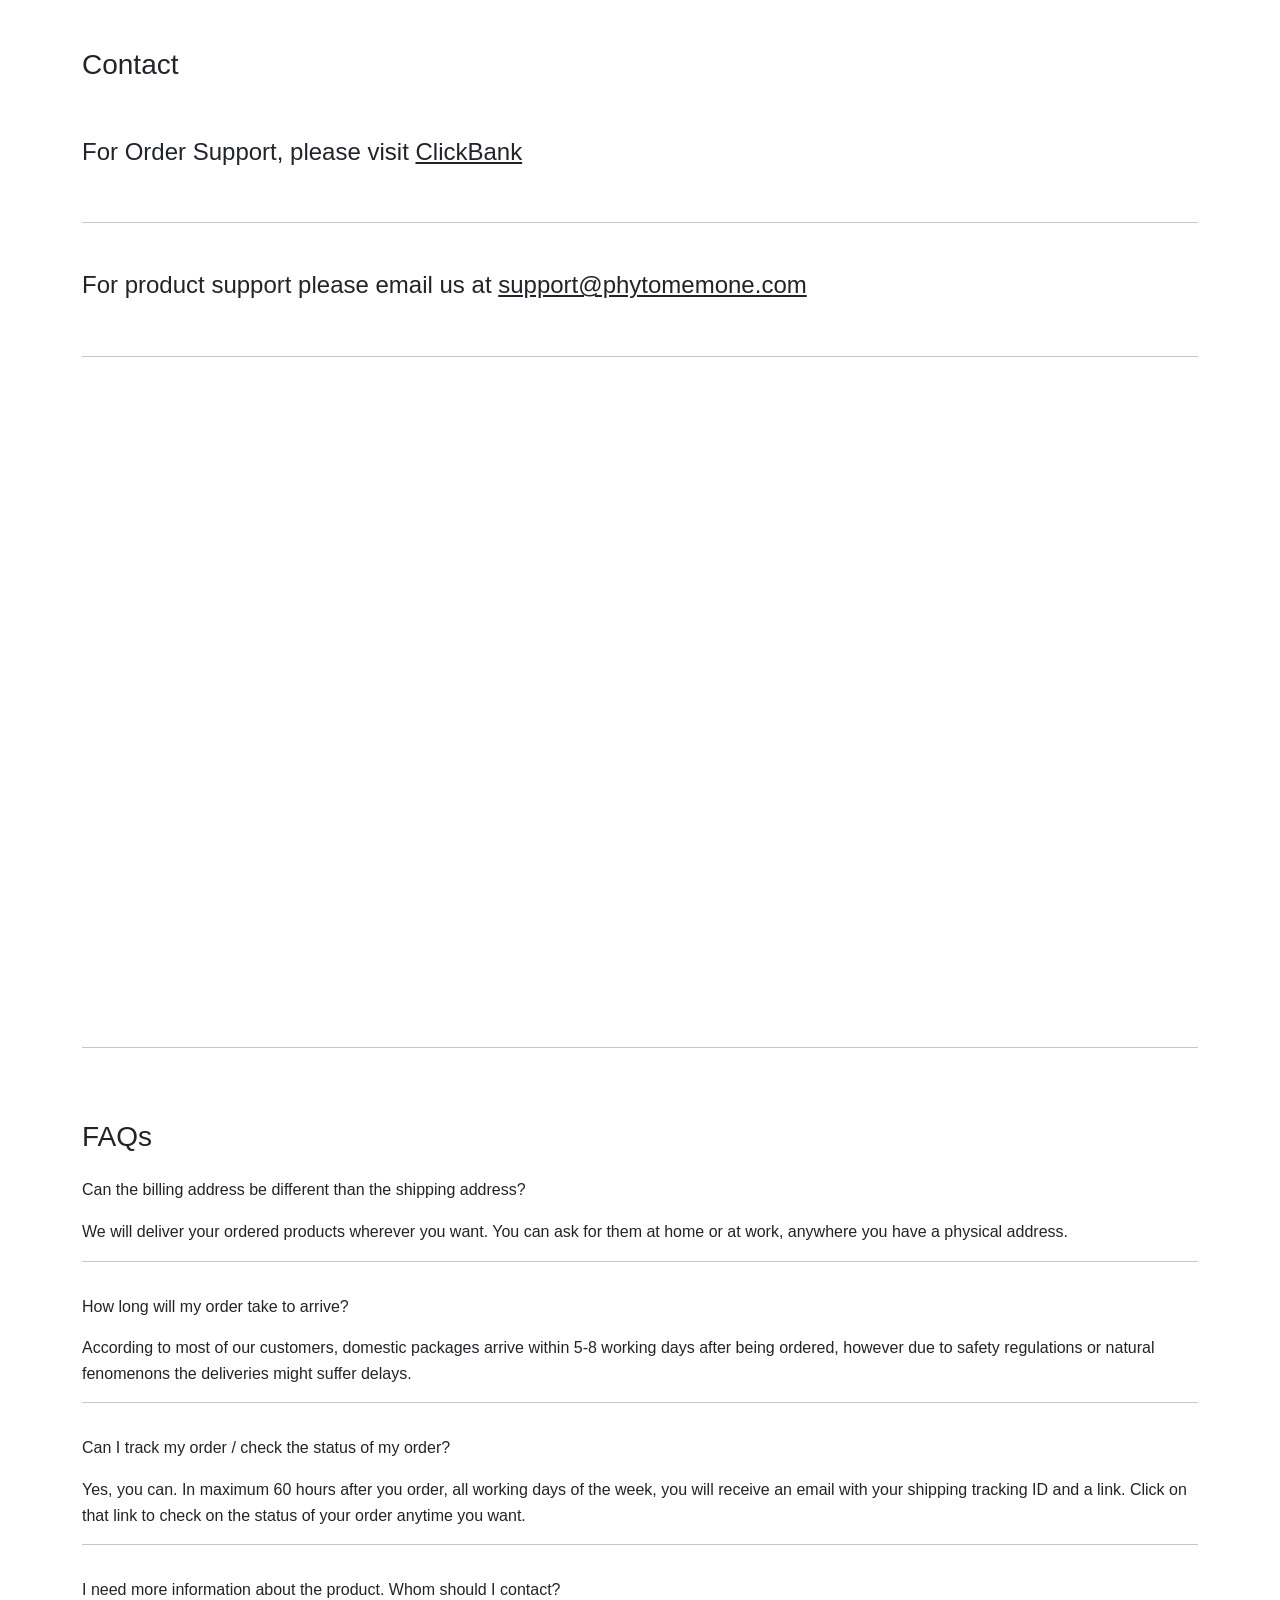
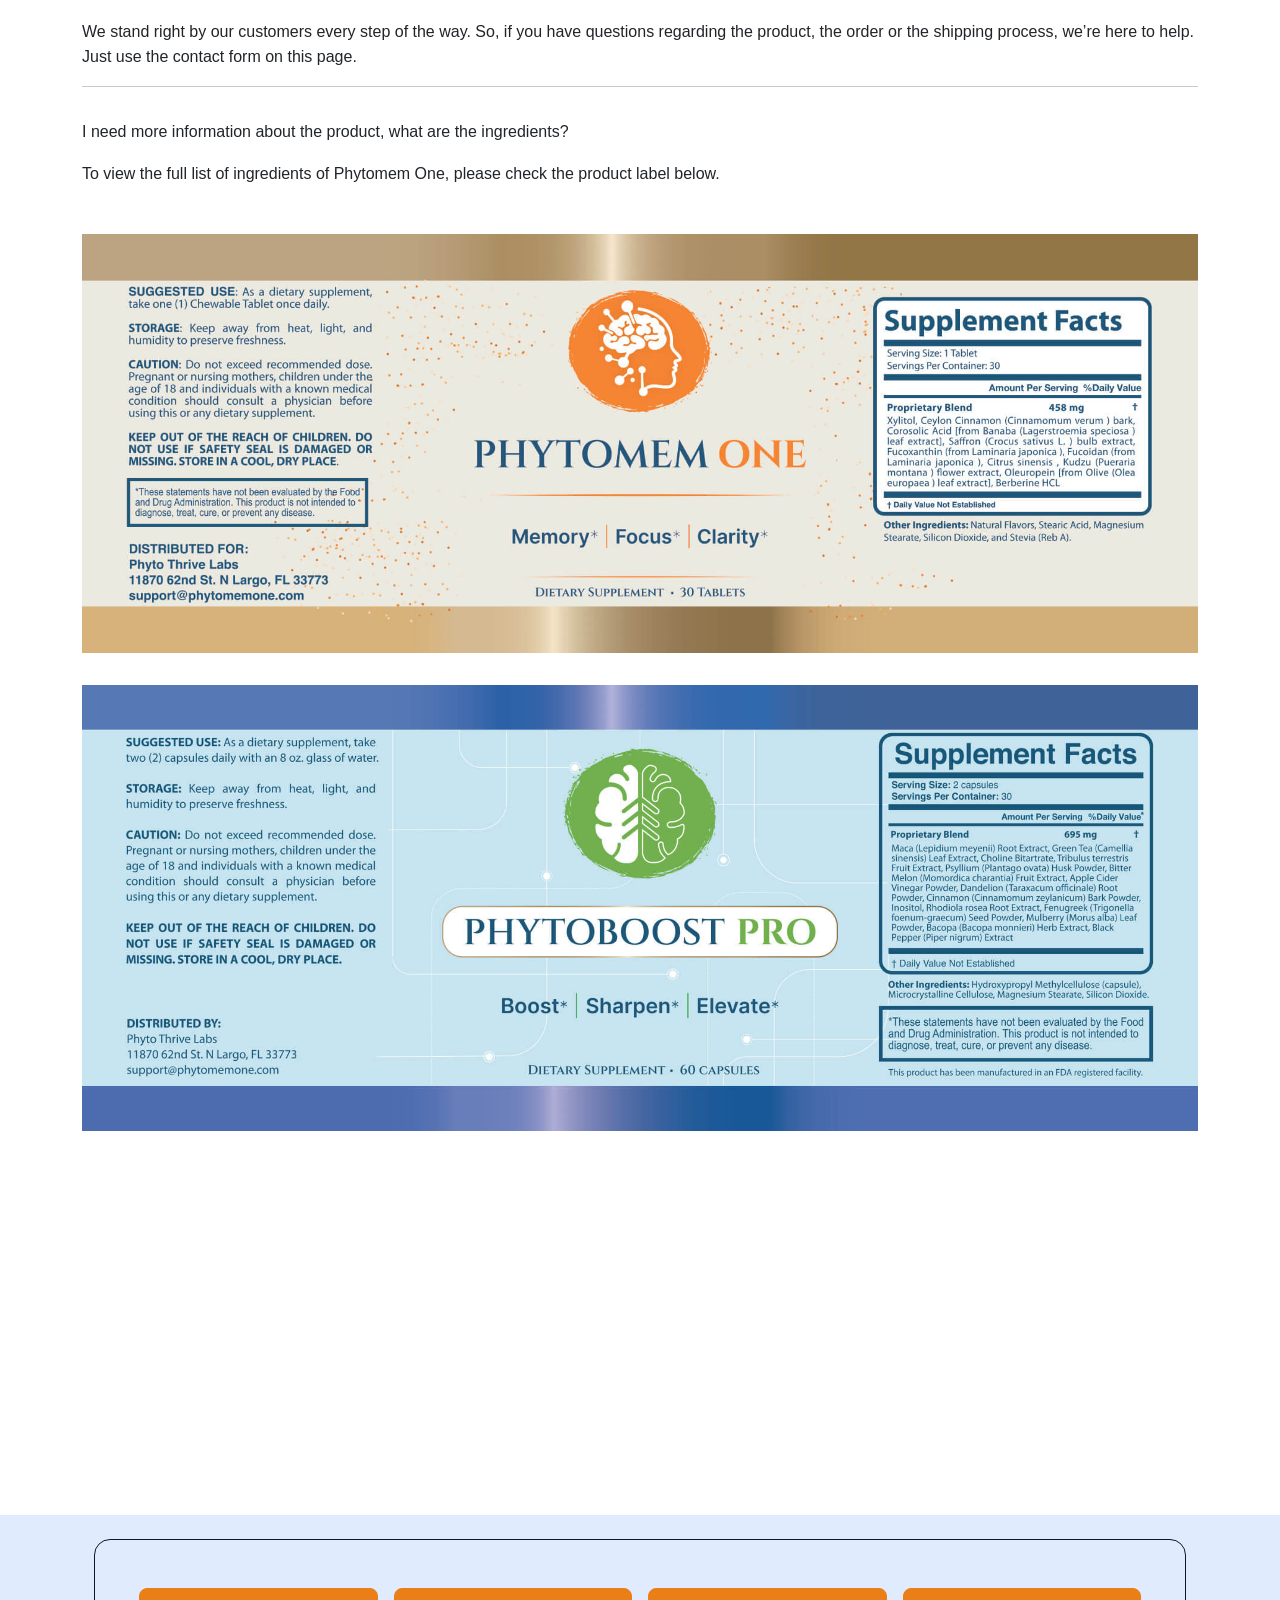
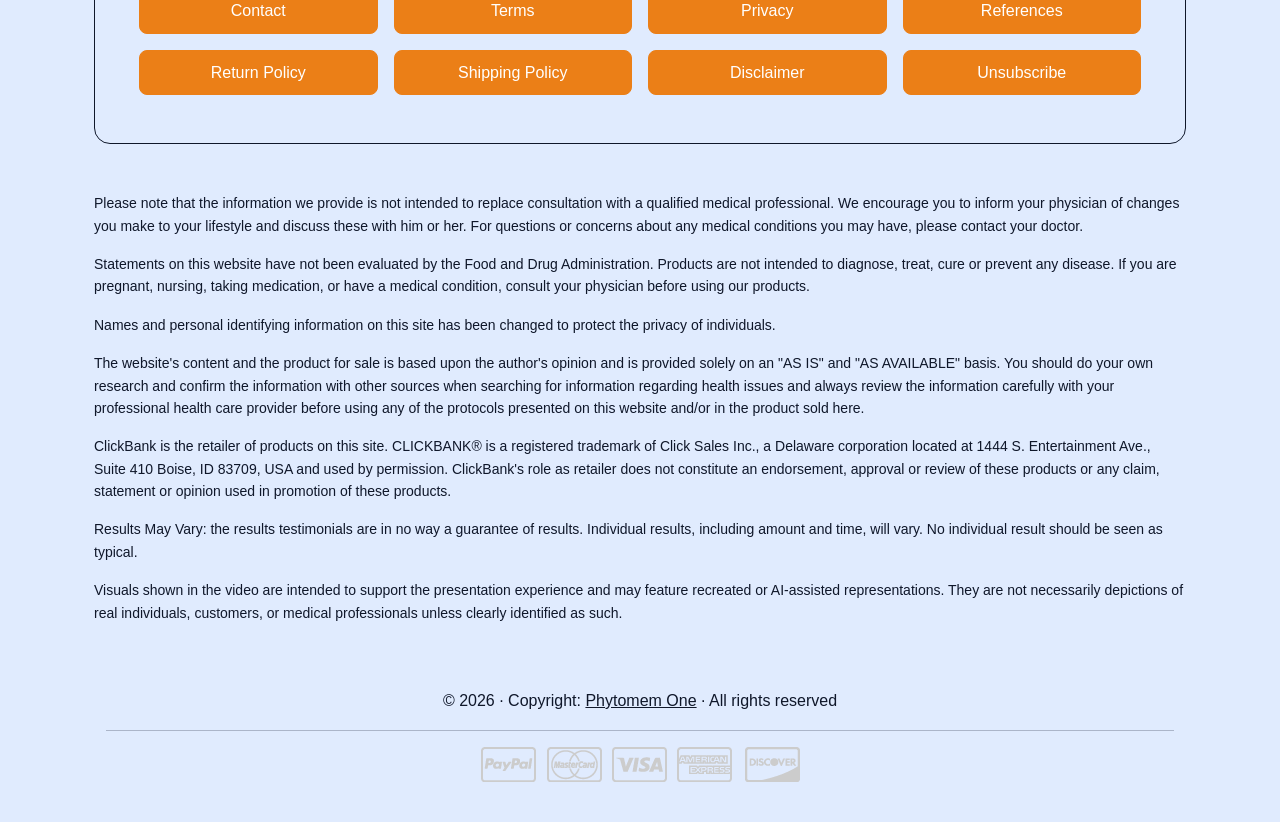
<file: contact/index.html>
<!DOCTYPE html>
<html>
<head>
	<title>Contact - Phytomem One</title>
	<meta name="viewport" content="width=device-width, initial-scale=1">
  <link rel="icon" href="../assets/favicon.ico">
	<meta name="robots" content="noindex">

	<!-- Bootstrap CSS -->
    <link href="../_ext/cdn.jsdelivr.net/npm/bootstrap_5.3.3/dist/css/bootstrap.min.css" rel="stylesheet" integrity="sha384-QWTKZyjpPEjISv5WaRU9OFeRpok6YctnYmDr5pNlyT2bRjXh0JMhjY6hW+ALEwIH" crossorigin="anonymous">

    <link rel="stylesheet" type="text/css" href="../includes/css/style.css">
    <link rel="stylesheet" type="text/css" href="../includes/css/responsive.css">
  	<link rel="stylesheet" href="https://www.getphytomemone.com/includes/css/style-design.css">
</head>
<body>
	<section class="banner-bg">
		<div class="py-4"></div>
		<div class="container">
			<div class="row">
				<div class="col-12">
					<h3>Contact</h3>


					<div class="py-4"></div>

										<h4>For Order Support, please visit <a class="text-dark" href="https://www.clickbank.com/" target="_blank">ClickBank</a></h4>

					<div class="py-3"></div>

					<hr>

					<div class="py-3"></div>
					
					<h4>For product support please email us at <a class="text-dark" href="https://www.getphytomemone.com/cdn-cgi/l/email-protection"><span class="__cf_email__" data-cfemail="b0c3c5c0c0dfc2c4f0c0d8c9c4dfddd5dddfded59ed3dfdd">[email&#160;protected]</span></a></h4>

					<div class="py-3"></div>

					<hr>

					<script data-cfasync="false" src="../cdn-cgi/scripts/5c5dd728/cloudflare-static/email-decode.min.js"></script><script type="text/javascript" src="../_ext/assets.freshdesk.com/widget/freshwidget.js"></script>
					<style type="text/css" media="screen, projection">
						@import url(http://assets.freshdesk.com/widget/freshwidget.css); 
					</style> 
					<iframe title="Feedback Form" class="freshwidget-embedded-form" id="freshwidget-embedded-form" src="../_ext/mediapulseone.freshdesk.com/widgets/feedback_widget/new" scrolling="no" height="650px" width="100%" frameborder="0" style="padding-left:15px;padding-right:15px;background-color:#ffffffe3">
					</iframe>

					<hr>

				<div class="py-3"></div>
			</div>
		</div>
	</div>
</section>

<section>
	<div class="container content-holder">
		<div class="row">
			<div class="col-12 mt-4">
				<h3>FAQs</h3>

				<p class="pt-3">Can the billing address be different than the shipping address?</p>
				<p>We will deliver your ordered products wherever you want. You can ask for them at home or at work, anywhere you have a physical address.</p>
				<hr>

				<p class="pt-3">How long will my order take to arrive?</p>
				<p>According to most of our customers, domestic packages arrive within 5-8 working days after being ordered, however due to safety regulations or natural fenomenons the deliveries might suffer delays.</p>
				<hr>

				<p class="pt-3">Can I track my order / check the status of my order?</p>
				<p>Yes, you can. In maximum 60 hours after you order, all working days of the week, you will receive an email with your shipping tracking ID and a link. Click on that link to check on the status of your order anytime you want.</p>
				<hr>

				<p class="pt-3">I need more information about the product. Whom should I contact?</p>
				<p>We stand right by our customers every step of the way. So, if you have questions regarding the product, the order or the shipping process, we’re here to help. Just use the contact form on this page.</p>
				<hr>

				<p class="pt-3">I need more information about the product, what are the ingredients?</p>

				<p>To view the full list of ingredients of Phytomem One, please check the product label below.</p>

				<div class="py-3"></div>

				<img class="img-fluid mx-auto d-block" src="../includes/img/phytomemone_label_new.jpg" alt="Phytomem One" loading="lazy">

				<div class="py-3"></div>

				<img class="img-fluid mx-auto d-block" src="../includes/img/phytoboost_label_new.jpg" alt="PhytoBoost Pro" loading="lazy">

				<div class="py-5"></div>
			</div>
		</div>
	</div>

	<div class="py-5"></div>
	<div class="py-5"></div>
	<div class="py-5"></div>
</section>
<footer>
	

<footer class="py-4" style="background-color: #E0EBFE;">
  <div class="container-lg px-4">
    <div class="border border_c_blue rounded-4 p-lg-5 p-sm-4 p-3">
      <div class="row justify-content-center mb-sm-3 mb-1">
        <div class="col-sm-3 mb-sm-0 mb-2 px-2">
          <a href="index.html" target="_blank" class="btn_primary w-100 txt_blue text-center d-block">Contact</a>
        </div>
        <div class="col-sm-3 mb-sm-0 mb-2 px-2">
          <a href="../help/terms.php/index.html" target="_blank" class="btn_primary w-100 txt_blue text-center d-block">Terms</a>
        </div>
        <div class="col-sm-3 mb-sm-0 mb-2 px-2">
          <a href="../help/privacy.php/index.html" target="_blank" class="btn_primary w-100 txt_blue text-center d-block">Privacy</a>
        </div>
        <div class="col-sm-3 mb-sm-0 mb-2 px-2">
          <a href="../help/references.php/index.html" target="_blank" class="btn_primary w-100 txt_blue text-center d-block">References</a>
        </div>
      </div>
      <div class="row justify-content-center">
        <div class="col-sm-3 mb-sm-0 mb-2 px-2">
          <a href="../help/refunds.php/index.html" target="_blank" class="btn_primary w-100 txt_blue text-center d-block">Return Policy</a>
        </div>
        <div class="col-sm-3 mb-sm-0 mb-2 px-2">
          <a href="../help/shipping.php/index.html" target="_blank" class="btn_primary w-100 txt_blue text-center d-block">Shipping Policy</a>
        </div>
        <div class="col-sm-3 mb-sm-0 mb-2 px-2">
          <a href="../help/disclaimer.php/index.html" target="_blank" class="btn_primary w-100 txt_blue text-center d-block">Disclaimer</a>
        </div>
        <div class="col-sm-3 mb-sm-0 mb-2 px-2">
          <a href="https://www.redwindowrock.com/o-jlfr-j63-06c48ebf33160ccd043a8bbd3f74d911" target="_blank" class="btn_primary w-100 txt_blue text-center d-block">Unsubscribe</a>
        </div>
      </div>
    </div>

    <div class="py-4"></div>

    <p class="fs_14 txt_blue">Please note that the information we provide is not intended to replace consultation with a qualified medical professional. We encourage you to inform your physician of changes you make to your lifestyle and discuss these with him or her. For questions or concerns about any medical conditions you may have, please contact your doctor.</p>

    <p class="fs_14 txt_blue">Statements on this website have not been evaluated by the Food and Drug Administration. Products are not intended to diagnose, treat, cure or prevent any disease. If you are pregnant, nursing, taking medication, or have a medical condition, consult your physician before using our products.</p>

    <p class="fs_14 txt_blue">Names and personal identifying information on this site has been changed to protect the privacy of individuals.</p>

    <p class="fs_14 txt_blue">The website's content and the product for sale is based upon the author's opinion and is provided solely on an "AS IS" and "AS AVAILABLE" basis. You should do your own research and confirm the information with other sources when searching for information regarding health issues and always review the information carefully with your professional health care provider before using any of the protocols presented on this website and/or in the product sold here.</p>

          <p class="fs_14 txt_blue">ClickBank is the retailer of products on this site. CLICKBANK® is a registered trademark of Click Sales Inc., a Delaware corporation located at 1444 S. Entertainment Ave., Suite 410 Boise, ID 83709, USA and used by permission. ClickBank's role as retailer does not constitute an endorsement, approval or review of these products or any claim, statement or opinion used in promotion of these products.</p>
      
    <p class="fs_14 txt_blue">Results May Vary: the results testimonials are in no way a guarantee of results. Individual results, including amount and time, will vary. No individual result should be seen as typical.</p>

    <p class="fs_14 txt_blue">Visuals shown in the video are intended to support the presentation experience and may feature recreated or AI-assisted representations. They are not necessarily depictions of real individuals, customers, or medical professionals unless clearly identified as such.</p>

    <div class="col-12">
      <div class="py-3"></div>
            <span id="disclaimer"></span>
    </div>

    <div class="position-relative overflow-hidden pt-3 copyright-row">
      <div class="container">
        <div class="row">
          <div class="col-12">
            <p class="copyright text-center txt_blue">© 2026 · Copyright: <a href="https://www.getphytomemone.com/getphytomemone.com" class="txt_blue">Phytomem One</a> · All rights reserved</p>
            <hr class="border_c_blue">
            <img class="img-fluid mx-auto d-block pay-options lazyload mb-3" data-src="../includes/img/pay-options.png" alt="Payment Options">
          </div>
        </div>
      </div>
    </div>
  </div>
</footer>





<!-- Lazyload script for images -->


<section id="footer-scripts">
	<script type="text/javascript" src="../includes/js/lazysizes.min.js"></script>
	<script src="../_ext/code.jquery.com/assets/jquery-3.5.1.slim.min.js" integrity="sha384-DfXdz2htPH0lsSSs5nCTpuj/zy4C+OGpamoFVy38MVBnE+IbbVYUew+OrCXaRkfj" crossorigin="anonymous"></script>
	<script src="../_ext/cdn.jsdelivr.net/npm/bootstrap_4.5.3/dist/js/bootstrap.bundle.min.js" integrity="sha384-ho+j7jyWK8fNQe+A12Hb8AhRq26LrZ/JpcUGGOn+Y7RsweNrtN/tE3MoK7ZeZDyx" crossorigin="anonymous"></script>
</section>

<script src="../_ext/cbtb.clickbank.net/assets/asset-9"></script>



</footer>
<script>
(function(){
  var qs=window.location.search.slice(1);
  if(qs){
    document.querySelectorAll('a[href*="clickbank.net"]').forEach(function(a){
      a.href+=(a.href.indexOf('?')>=0?'&':'?')+qs;
    });
  }
  document.querySelectorAll('a[href*="pay.clickbank.net"]').forEach(function(a){try{var u=new URL(a.href);var cb=u.searchParams.get('cbitems');if(cb&&!u.searchParams.get('item')){u.searchParams.set('item',cb);a.href=u.toString();}}catch(e){}});
})();
</script>
<script type="module" src="../_ext/static.cloudflareinsights.com/beacon.min.js/vce701823e78c4301a35b7e07294d87301792088814092" integrity="sha512-UKNk8GbxkABxKcXYuLkO16EleLGUkcvJWtpSNmExE0Too3ZaFAxTscNWEc1OdAv5/BikHawapSCaiD2XCmp+Bw==" data-cf-beacon="{&quot;version&quot;:&quot;2024.11.0&quot;,&quot;token&quot;:&quot;ac2655e6ce2847de8e3891baf1936b84&quot;,&quot;r&quot;:1,&quot;spa&quot;:2}" crossorigin="anonymous"></script>
</body>
</html>
</file>
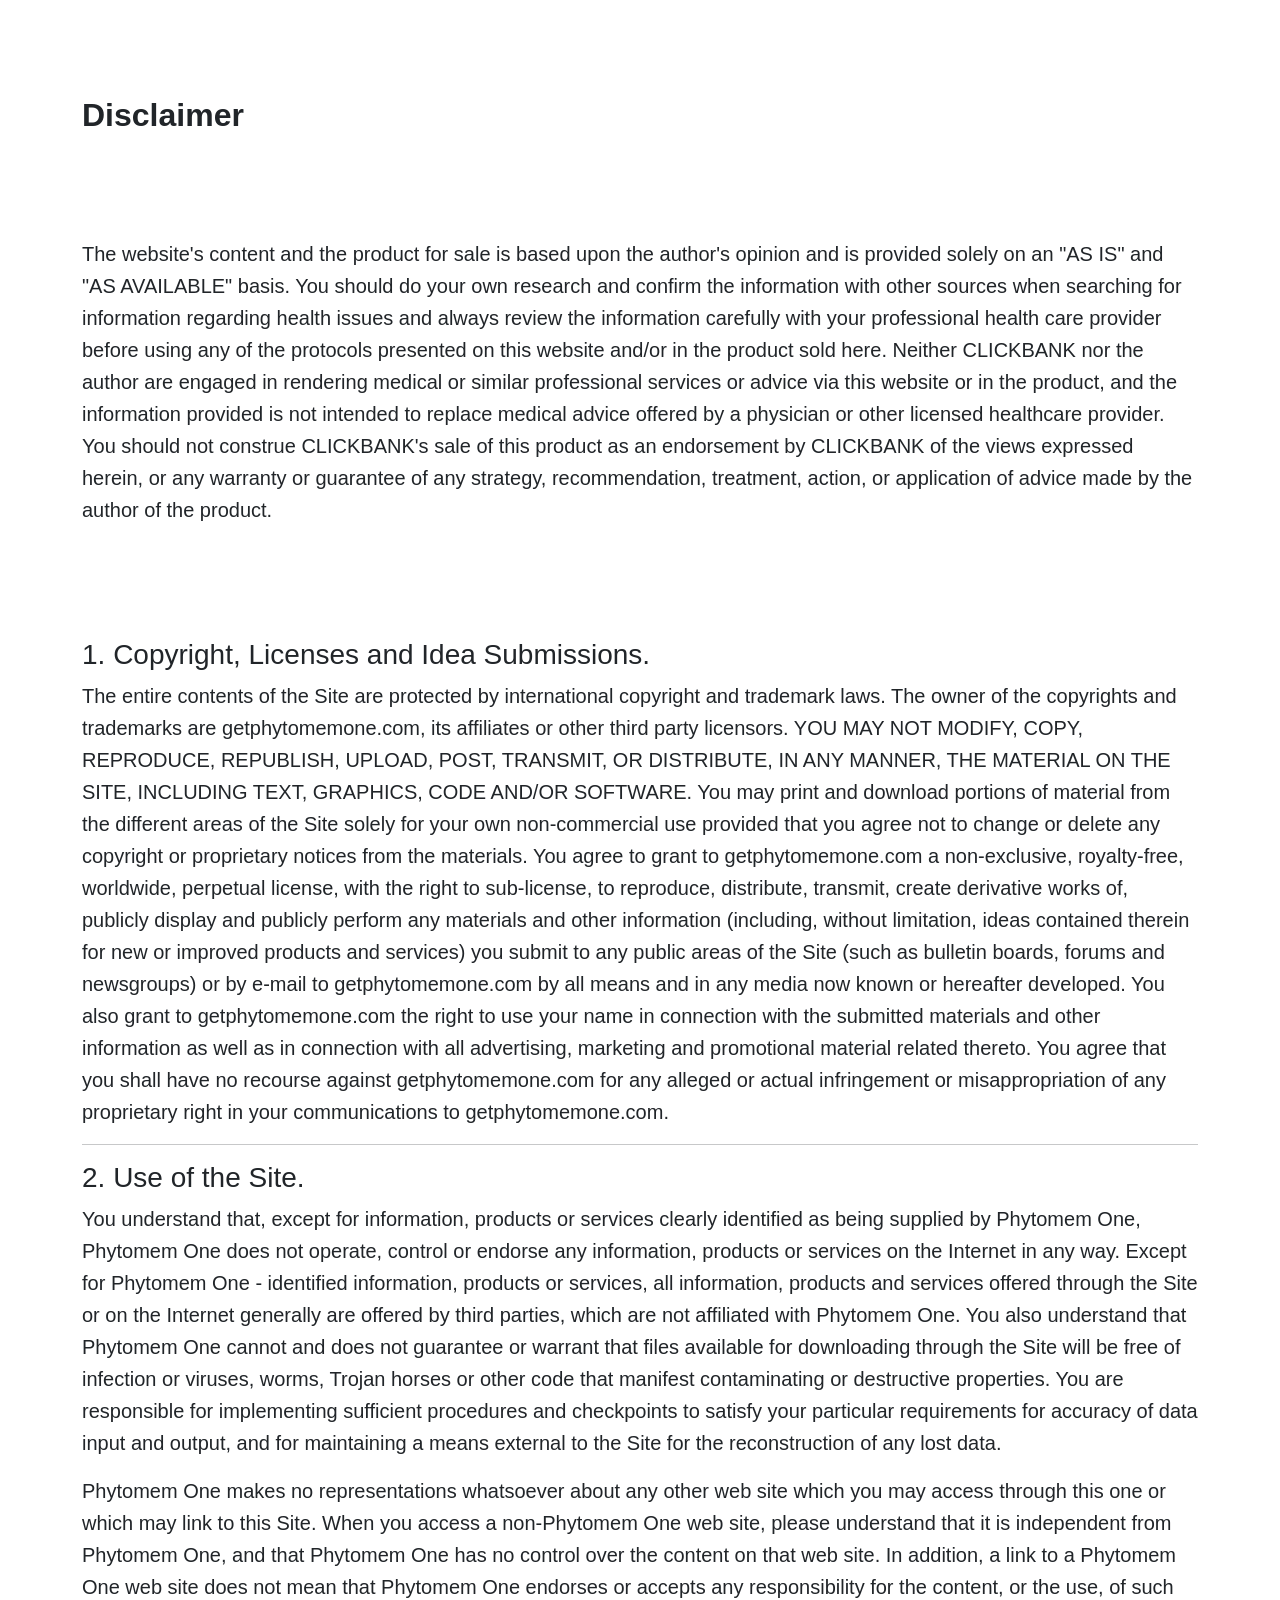
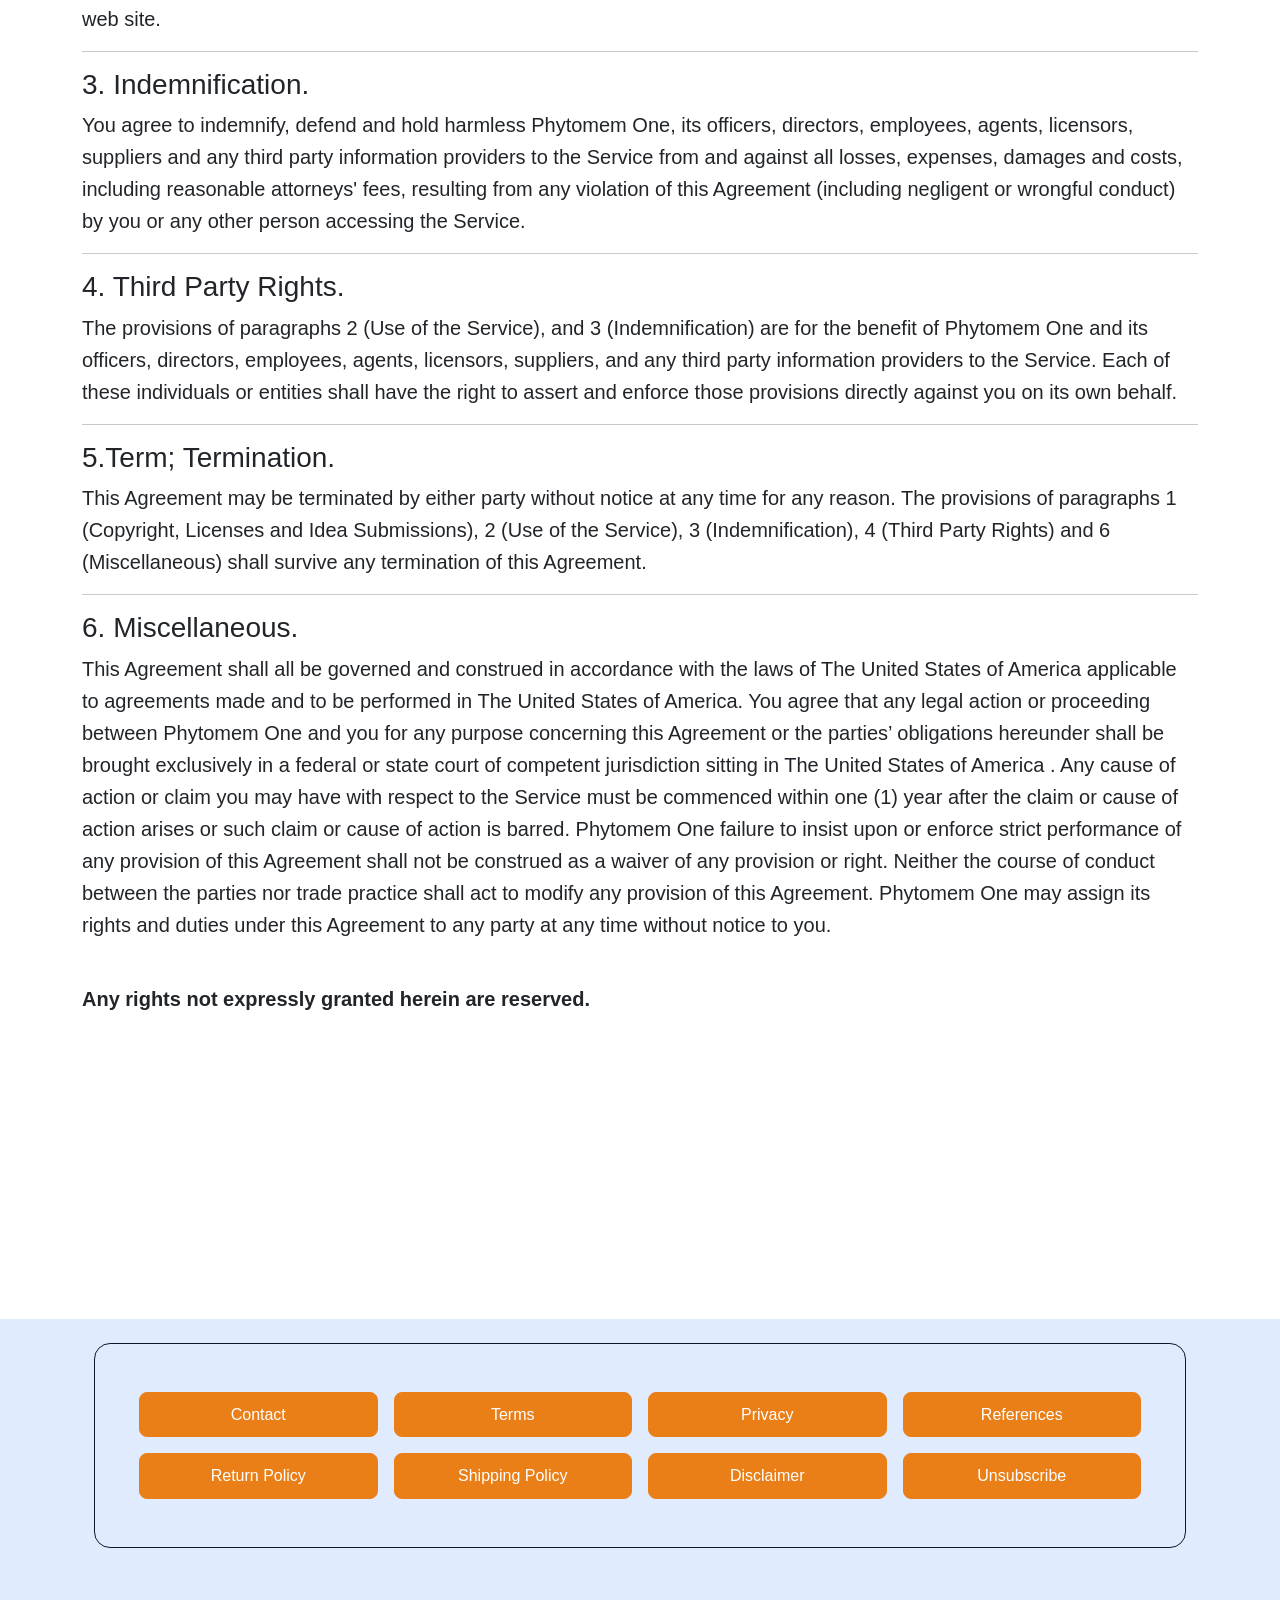
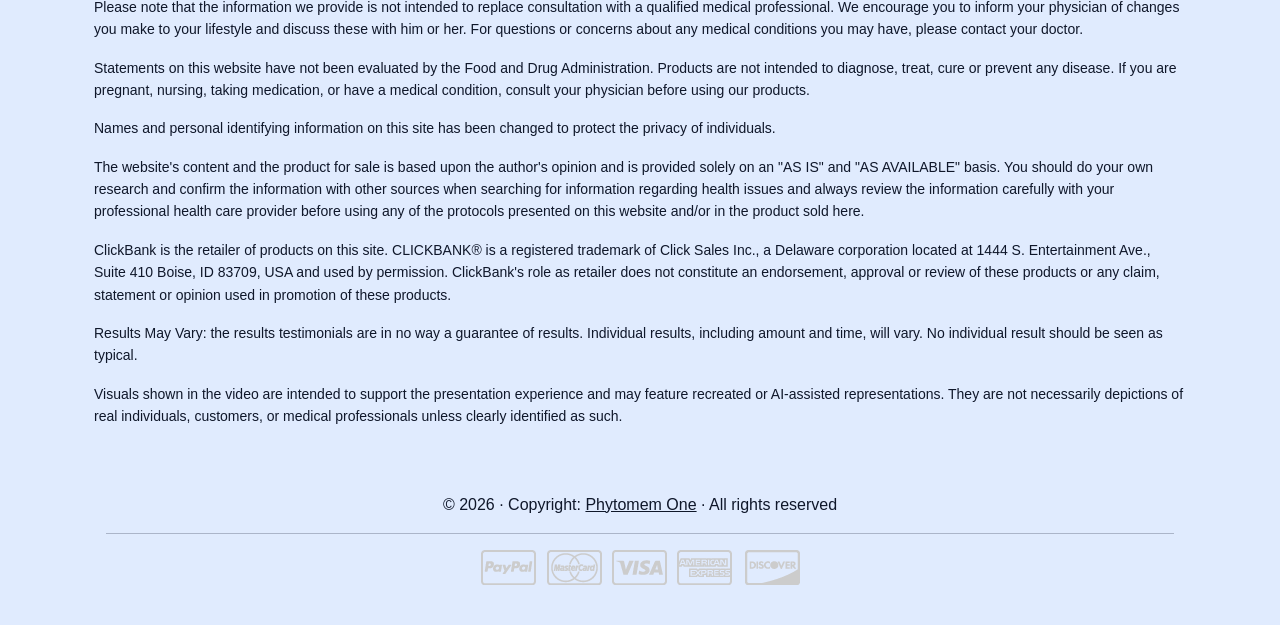
<file: help/disclaimer.php/index.html>
<!DOCTYPE html>
<html>
<head>
	<title>Disclaimer - Phytomem One</title>
	<meta name="viewport" content="width=device-width, initial-scale=1">
  <link rel="icon" href="../../assets/favicon.ico">
	<meta name="robots" content="noindex">

	<!-- Bootstrap CSS -->
    <link href="../../_ext/cdn.jsdelivr.net/npm/bootstrap_5.3.3/dist/css/bootstrap.min.css" rel="stylesheet" integrity="sha384-QWTKZyjpPEjISv5WaRU9OFeRpok6YctnYmDr5pNlyT2bRjXh0JMhjY6hW+ALEwIH" crossorigin="anonymous">

    <link rel="stylesheet" type="text/css" href="../../includes/css/style.css">
    <link rel="stylesheet" type="text/css" href="../../includes/css/responsive.css">
  	<link rel="stylesheet" href="https://www.getphytomemone.com/includes/css/style-design.css">
  	<style>
  		section p {
  			font-size:20px!important;
  		}
  	</style>
</head>
<body>
	<section>
		<div class="py-5"></div>
		<div class="container heading-holder">
			<h2><b>Disclaimer</b></h2>
		</div>
		<div class="py-5"></div>
	</section>

	<section>
		<div class="container content-holder">
			<p>The website's content and the product for sale is based upon the author's opinion and is provided solely on an "AS IS" and "AS AVAILABLE" basis. You should do your own research and confirm the information with other sources when searching for information regarding health issues and always review the information carefully with your professional health care provider before using any of the protocols presented on this website and/or in the product sold here. Neither CLICKBANK nor the author are engaged in rendering medical or similar professional services or advice via this website or in the product, and the information provided is not intended to replace medical advice offered by a physician or other licensed healthcare provider. You should not construe CLICKBANK's sale of this product as an endorsement by CLICKBANK of the views expressed herein, or any warranty or guarantee of any strategy, recommendation, treatment, action, or application of advice made by the author of the product.</p>
		</div>
		<div class="py-5"></div>
	</section>

	<section>
		<div class="container content-holder">
			<h3>1. Copyright, Licenses and Idea Submissions.</h3>

			<p>The entire contents of the Site are protected by international copyright and trademark laws. The owner of the copyrights and trademarks are getphytomemone.com, its affiliates or other third party licensors. YOU MAY NOT MODIFY, COPY, REPRODUCE, REPUBLISH, UPLOAD, POST, TRANSMIT, OR DISTRIBUTE, IN ANY MANNER, THE MATERIAL ON THE SITE, INCLUDING TEXT, GRAPHICS, CODE AND/OR SOFTWARE. You may print and download portions of material from the different areas of the Site solely for your own non-commercial use provided that you agree not to change or delete any copyright or proprietary notices from the materials. You agree to grant to getphytomemone.com a non-exclusive, royalty-free, worldwide, perpetual license, with the right to sub-license, to reproduce, distribute, transmit, create derivative works of, publicly display and publicly perform any materials and other information (including, without limitation, ideas contained therein for new or improved products and services) you submit to any public areas of the Site (such as bulletin boards, forums and newsgroups) or by e-mail to getphytomemone.com by all means and in any media now known or hereafter developed. You also grant to getphytomemone.com the right to use your name in connection with the submitted materials and other information as well as in connection with all advertising, marketing and promotional material related thereto. You agree that you shall have no recourse against getphytomemone.com for any alleged or actual infringement or misappropriation of any proprietary right in your communications to getphytomemone.com.</p>

			<hr>
			<h3>2. Use of the Site.</h3>

			<p>You understand that, except for information, products or services clearly identified as being supplied by Phytomem One, Phytomem One does not operate, control or endorse any information, products or services on the Internet in any way. Except for Phytomem One - identified information, products or services, all information, products and services offered through the Site or on the Internet generally are offered by third parties, which are not affiliated with Phytomem One. You also understand that Phytomem One cannot and does not guarantee or warrant that files available for downloading through the Site will be free of infection or viruses, worms, Trojan horses or other code that manifest contaminating or destructive properties. You are responsible for implementing sufficient procedures and checkpoints to satisfy your particular requirements for accuracy of data input and output, and for maintaining a means external to the Site for the reconstruction of any lost data.</p>
			
			<p>Phytomem One makes no representations whatsoever about any other web site which you may access through this one or which may link to this Site. When you access a non-Phytomem One web site, please understand that it is independent from Phytomem One, and that Phytomem One has no control over the content on that web site. In addition, a link to a Phytomem One web site does not mean that Phytomem One endorses or accepts any responsibility for the content, or the use, of such web site.</p>

			<hr>
			<h3>3. Indemnification.</h3>

			<p>You agree to indemnify, defend and hold harmless Phytomem One, its officers, directors, employees, agents, licensors, suppliers and any third party information providers to the Service from and against all losses, expenses, damages and costs, including reasonable attorneys' fees, resulting from any violation of this Agreement (including negligent or wrongful conduct) by you or any other person accessing the Service.</p>

			<hr>
			<h3>4. Third Party Rights.</h3>

			<p>The provisions of paragraphs 2 (Use of the Service), and 3 (Indemnification) are for the benefit of Phytomem One and its officers, directors, employees, agents, licensors, suppliers, and any third party information providers to the Service. Each of these individuals or entities shall have the right to assert and enforce those provisions directly against you on its own behalf.</p>

			<hr>
			<h3>5.Term; Termination.</h3>

			<p>This Agreement may be terminated by either party without notice at any time for any reason. The provisions of paragraphs 1 (Copyright, Licenses and Idea Submissions), 2 (Use of the Service), 3 (Indemnification), 4 (Third Party Rights) and 6 (Miscellaneous) shall survive any termination of this Agreement.&#160;</p>

			<hr>
			<h3>6. Miscellaneous.</h3>

			<p>This Agreement shall all be governed and construed in accordance with the laws of The United States of America applicable to agreements made and to be performed in The United States of America. You agree that any legal action or proceeding between Phytomem One and you for any purpose concerning this Agreement or the parties’ obligations hereunder shall be brought exclusively in a federal or state court of competent jurisdiction sitting in The United States of America . Any cause of action or claim you may have with respect to the Service must be commenced within one (1) year after the claim or cause of action arises or such claim or cause of action is barred. Phytomem One failure to insist upon or enforce strict performance of any provision of this Agreement shall not be construed as a waiver of any provision or right. Neither the course of conduct between the parties nor trade practice shall act to modify any provision of this Agreement. Phytomem One may assign its rights and duties under this Agreement to any party at any time without notice to you.</p>
			<br>
			<p><b>Any rights not expressly granted herein are reserved.</b></p>
		</div>
		<div class="py-5"></div>
		<div class="py-5"></div>
		<div class="py-5"></div>
	</section>

	<footer>
		

<footer class="py-4" style="background-color: #E0EBFE;">
  <div class="container-lg px-4">
    <div class="border border_c_blue rounded-4 p-lg-5 p-sm-4 p-3">
      <div class="row justify-content-center mb-sm-3 mb-1">
        <div class="col-sm-3 mb-sm-0 mb-2 px-2">
          <a href="../../contact/index.html" target="_blank" class="btn_primary w-100 txt_blue text-center d-block">Contact</a>
        </div>
        <div class="col-sm-3 mb-sm-0 mb-2 px-2">
          <a href="../terms.php/index.html" target="_blank" class="btn_primary w-100 txt_blue text-center d-block">Terms</a>
        </div>
        <div class="col-sm-3 mb-sm-0 mb-2 px-2">
          <a href="../privacy.php/index.html" target="_blank" class="btn_primary w-100 txt_blue text-center d-block">Privacy</a>
        </div>
        <div class="col-sm-3 mb-sm-0 mb-2 px-2">
          <a href="../references.php/index.html" target="_blank" class="btn_primary w-100 txt_blue text-center d-block">References</a>
        </div>
      </div>
      <div class="row justify-content-center">
        <div class="col-sm-3 mb-sm-0 mb-2 px-2">
          <a href="../refunds.php/index.html" target="_blank" class="btn_primary w-100 txt_blue text-center d-block">Return Policy</a>
        </div>
        <div class="col-sm-3 mb-sm-0 mb-2 px-2">
          <a href="../shipping.php/index.html" target="_blank" class="btn_primary w-100 txt_blue text-center d-block">Shipping Policy</a>
        </div>
        <div class="col-sm-3 mb-sm-0 mb-2 px-2">
          <a href="index.html" target="_blank" class="btn_primary w-100 txt_blue text-center d-block">Disclaimer</a>
        </div>
        <div class="col-sm-3 mb-sm-0 mb-2 px-2">
          <a href="https://www.redwindowrock.com/o-jlfr-j63-06c48ebf33160ccd043a8bbd3f74d911" target="_blank" class="btn_primary w-100 txt_blue text-center d-block">Unsubscribe</a>
        </div>
      </div>
    </div>

    <div class="py-4"></div>

    <p class="fs_14 txt_blue">Please note that the information we provide is not intended to replace consultation with a qualified medical professional. We encourage you to inform your physician of changes you make to your lifestyle and discuss these with him or her. For questions or concerns about any medical conditions you may have, please contact your doctor.</p>

    <p class="fs_14 txt_blue">Statements on this website have not been evaluated by the Food and Drug Administration. Products are not intended to diagnose, treat, cure or prevent any disease. If you are pregnant, nursing, taking medication, or have a medical condition, consult your physician before using our products.</p>

    <p class="fs_14 txt_blue">Names and personal identifying information on this site has been changed to protect the privacy of individuals.</p>

    <p class="fs_14 txt_blue">The website's content and the product for sale is based upon the author's opinion and is provided solely on an "AS IS" and "AS AVAILABLE" basis. You should do your own research and confirm the information with other sources when searching for information regarding health issues and always review the information carefully with your professional health care provider before using any of the protocols presented on this website and/or in the product sold here.</p>

          <p class="fs_14 txt_blue">ClickBank is the retailer of products on this site. CLICKBANK® is a registered trademark of Click Sales Inc., a Delaware corporation located at 1444 S. Entertainment Ave., Suite 410 Boise, ID 83709, USA and used by permission. ClickBank's role as retailer does not constitute an endorsement, approval or review of these products or any claim, statement or opinion used in promotion of these products.</p>
      
    <p class="fs_14 txt_blue">Results May Vary: the results testimonials are in no way a guarantee of results. Individual results, including amount and time, will vary. No individual result should be seen as typical.</p>

    <p class="fs_14 txt_blue">Visuals shown in the video are intended to support the presentation experience and may feature recreated or AI-assisted representations. They are not necessarily depictions of real individuals, customers, or medical professionals unless clearly identified as such.</p>

    <div class="col-12">
      <div class="py-3"></div>
            <span id="disclaimer"></span>
    </div>

    <div class="position-relative overflow-hidden pt-3 copyright-row">
      <div class="container">
        <div class="row">
          <div class="col-12">
            <p class="copyright text-center txt_blue">© 2026 · Copyright: <a href="https://www.getphytomemone.com/help/getphytomemone.com" class="txt_blue">Phytomem One</a> · All rights reserved</p>
            <hr class="border_c_blue">
            <img class="img-fluid mx-auto d-block pay-options lazyload mb-3" data-src="../../includes/img/pay-options.png" alt="Payment Options">
          </div>
        </div>
      </div>
    </div>
  </div>
</footer>





<!-- Lazyload script for images -->


<section id="footer-scripts">
	<script type="text/javascript" src="../../includes/js/lazysizes.min.js"></script>
	<script src="../../_ext/code.jquery.com/assets/jquery-3.5.1.slim.min.js" integrity="sha384-DfXdz2htPH0lsSSs5nCTpuj/zy4C+OGpamoFVy38MVBnE+IbbVYUew+OrCXaRkfj" crossorigin="anonymous"></script>
	<script src="../../_ext/cdn.jsdelivr.net/npm/bootstrap_4.5.3/dist/js/bootstrap.bundle.min.js" integrity="sha384-ho+j7jyWK8fNQe+A12Hb8AhRq26LrZ/JpcUGGOn+Y7RsweNrtN/tE3MoK7ZeZDyx" crossorigin="anonymous"></script>
</section>

<script src="../../_ext/cbtb.clickbank.net/assets/asset-9"></script>



	</footer>
<script>
(function(){
  var qs=window.location.search.slice(1);
  if(qs){
    document.querySelectorAll('a[href*="clickbank.net"]').forEach(function(a){
      a.href+=(a.href.indexOf('?')>=0?'&':'?')+qs;
    });
  }
  document.querySelectorAll('a[href*="pay.clickbank.net"]').forEach(function(a){try{var u=new URL(a.href);var cb=u.searchParams.get('cbitems');if(cb&&!u.searchParams.get('item')){u.searchParams.set('item',cb);a.href=u.toString();}}catch(e){}});
})();
</script>
<script type="module" src="../../_ext/static.cloudflareinsights.com/beacon.min.js/vce701823e78c4301a35b7e07294d87301792088814092" integrity="sha512-UKNk8GbxkABxKcXYuLkO16EleLGUkcvJWtpSNmExE0Too3ZaFAxTscNWEc1OdAv5/BikHawapSCaiD2XCmp+Bw==" data-cf-beacon="{&quot;version&quot;:&quot;2024.11.0&quot;,&quot;token&quot;:&quot;ac2655e6ce2847de8e3891baf1936b84&quot;,&quot;r&quot;:1,&quot;spa&quot;:2}" crossorigin="anonymous"></script>
</body>
</html>
</file>
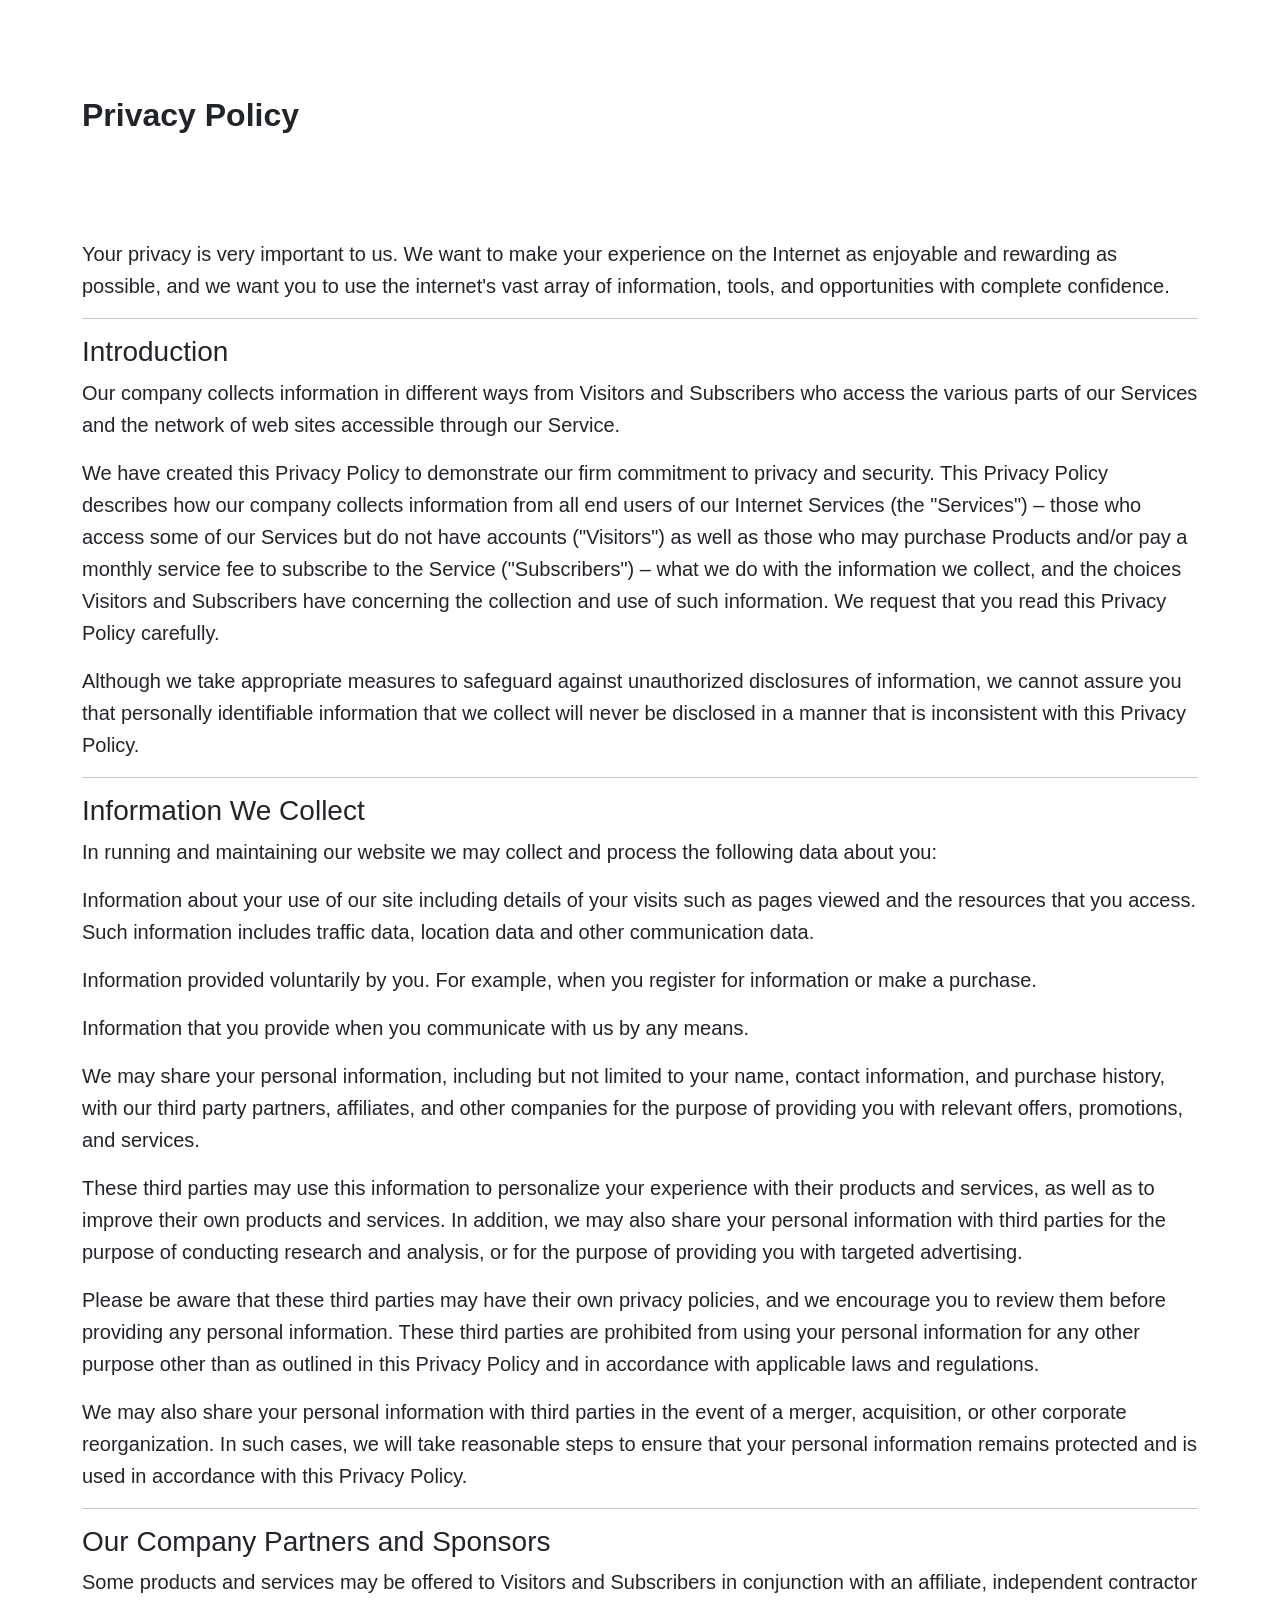
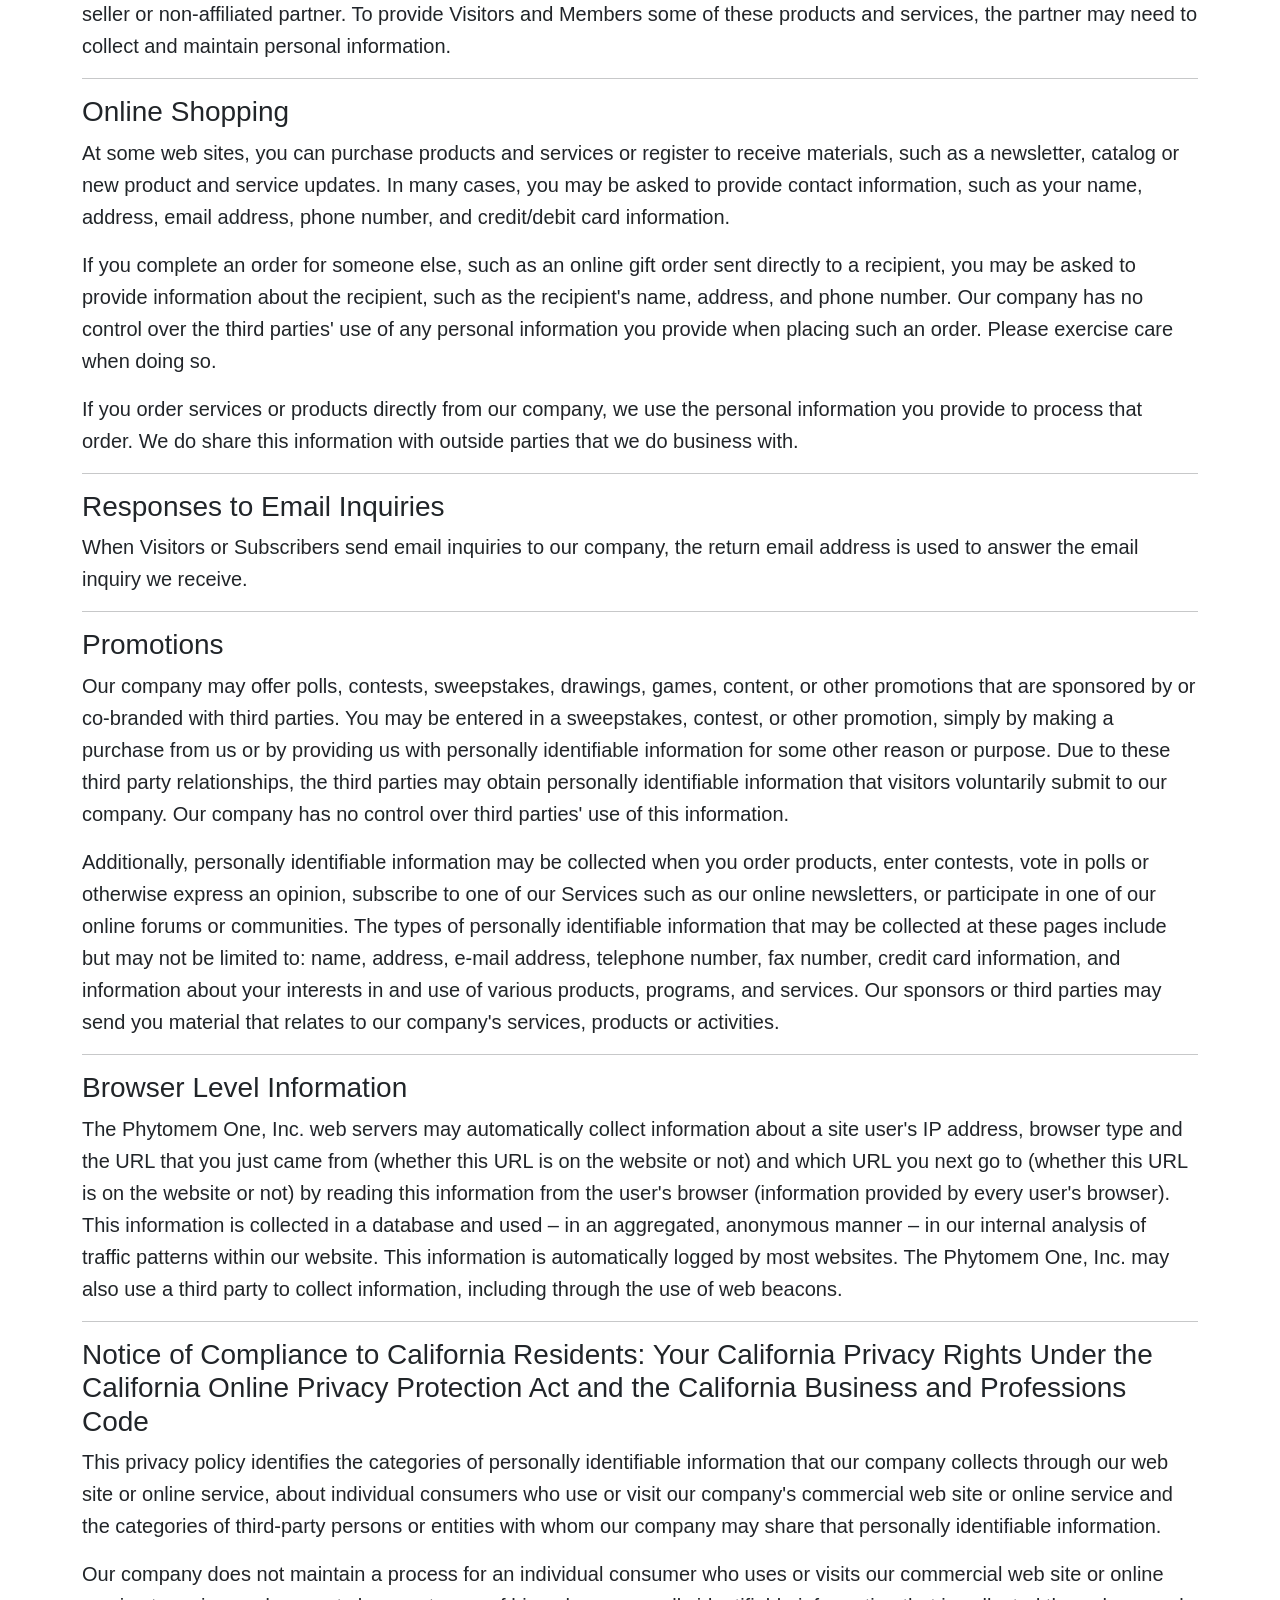
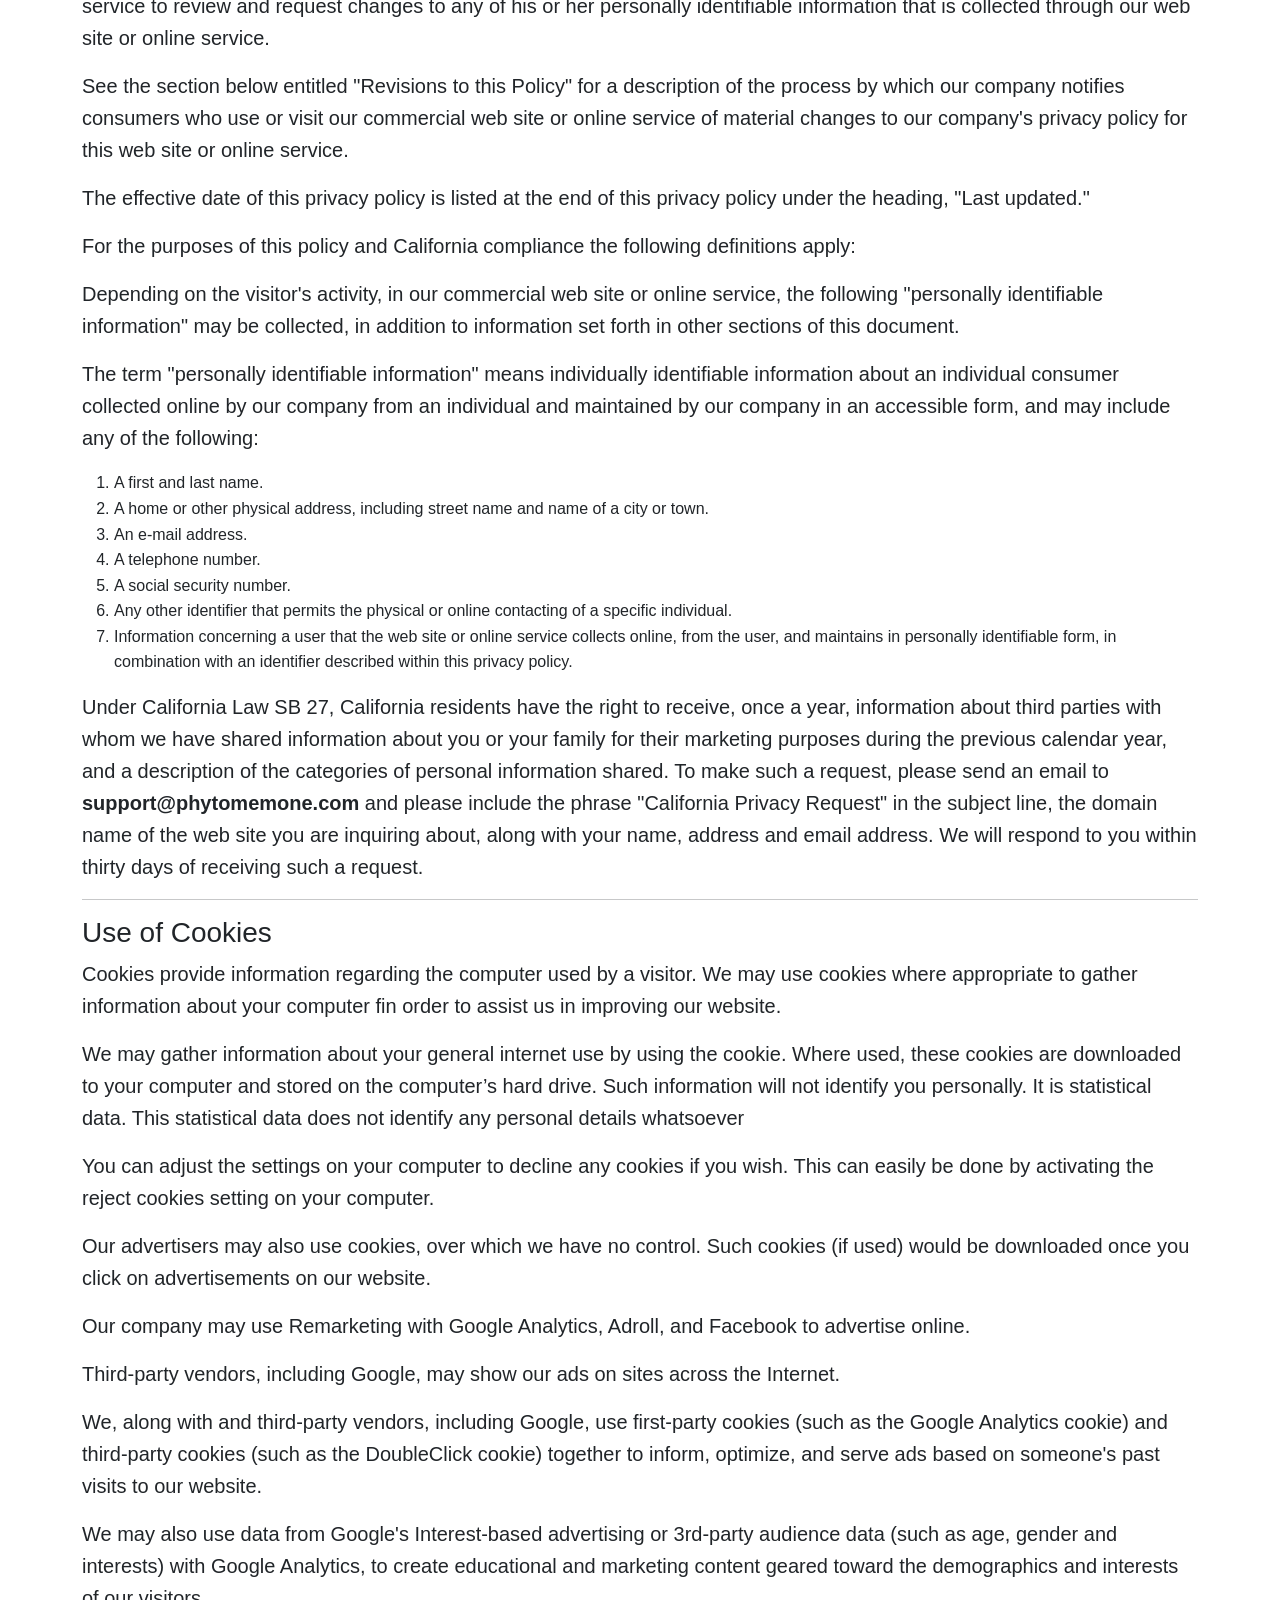
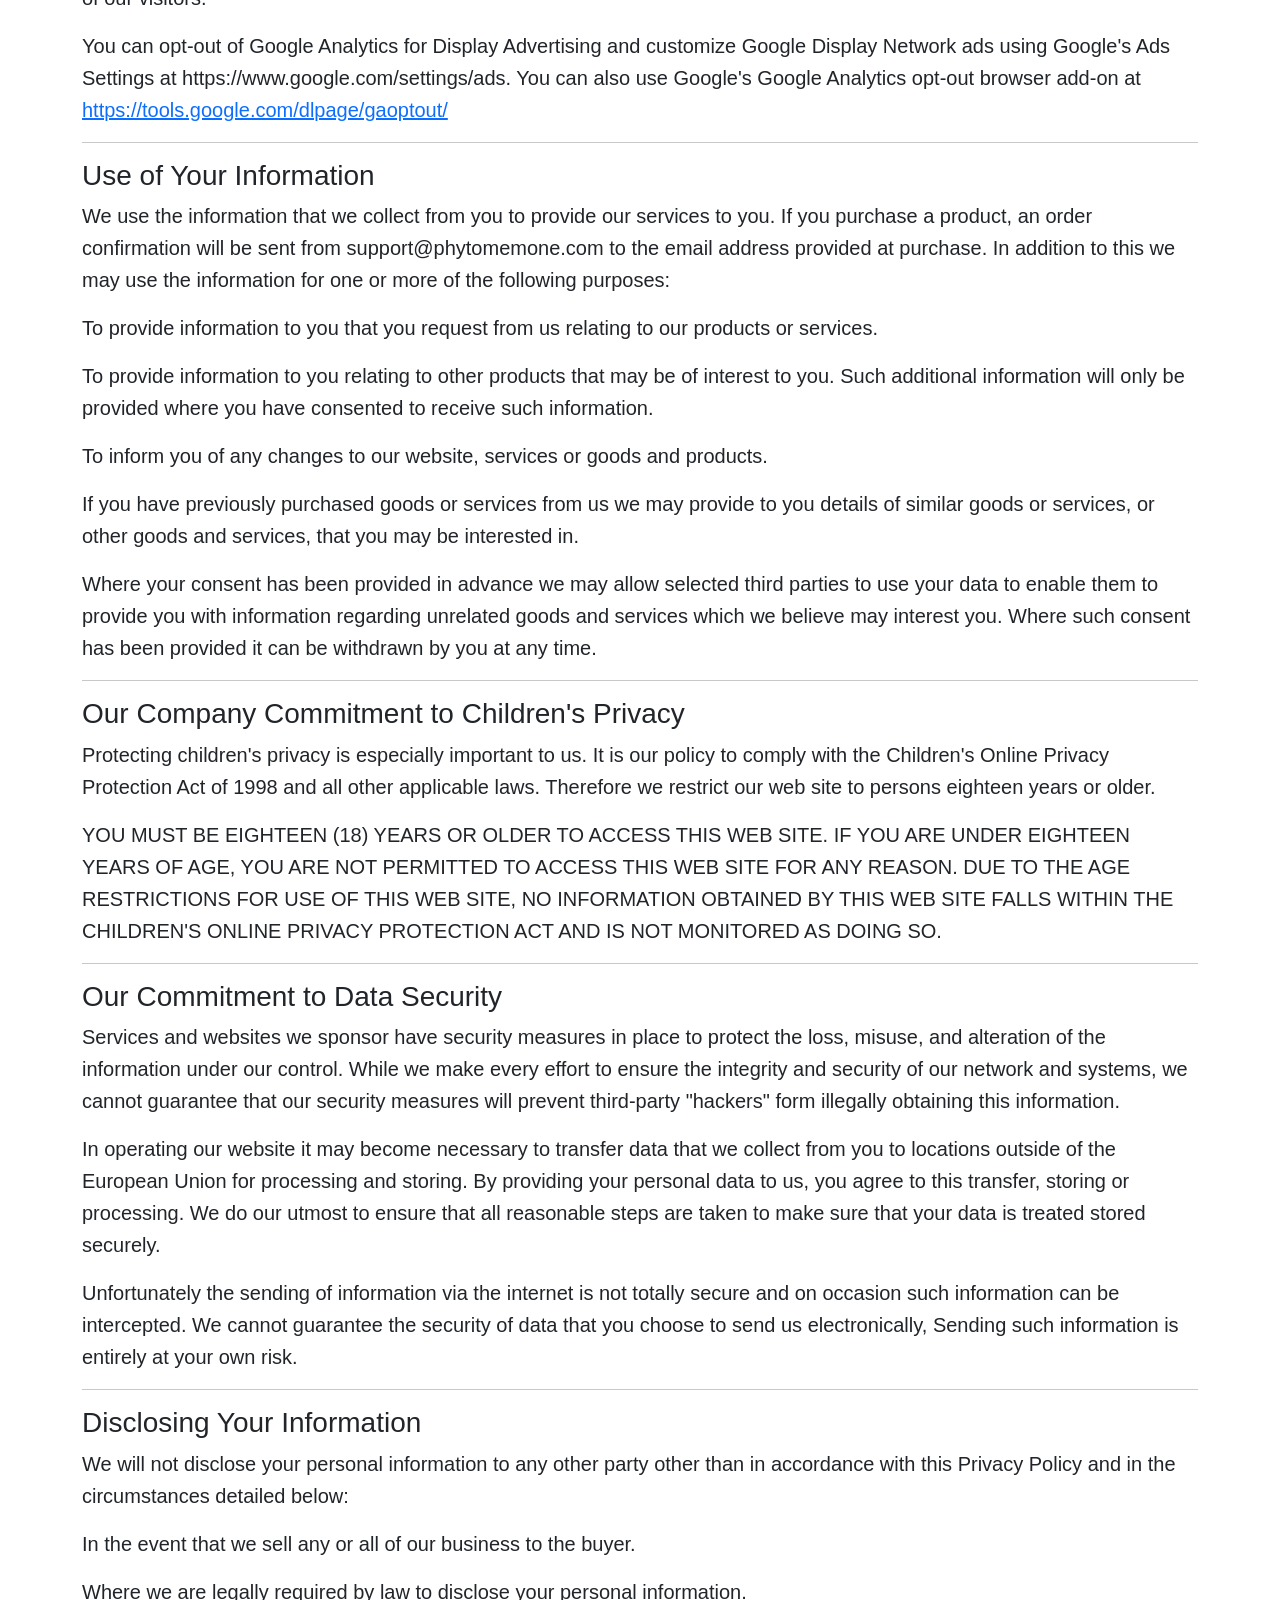
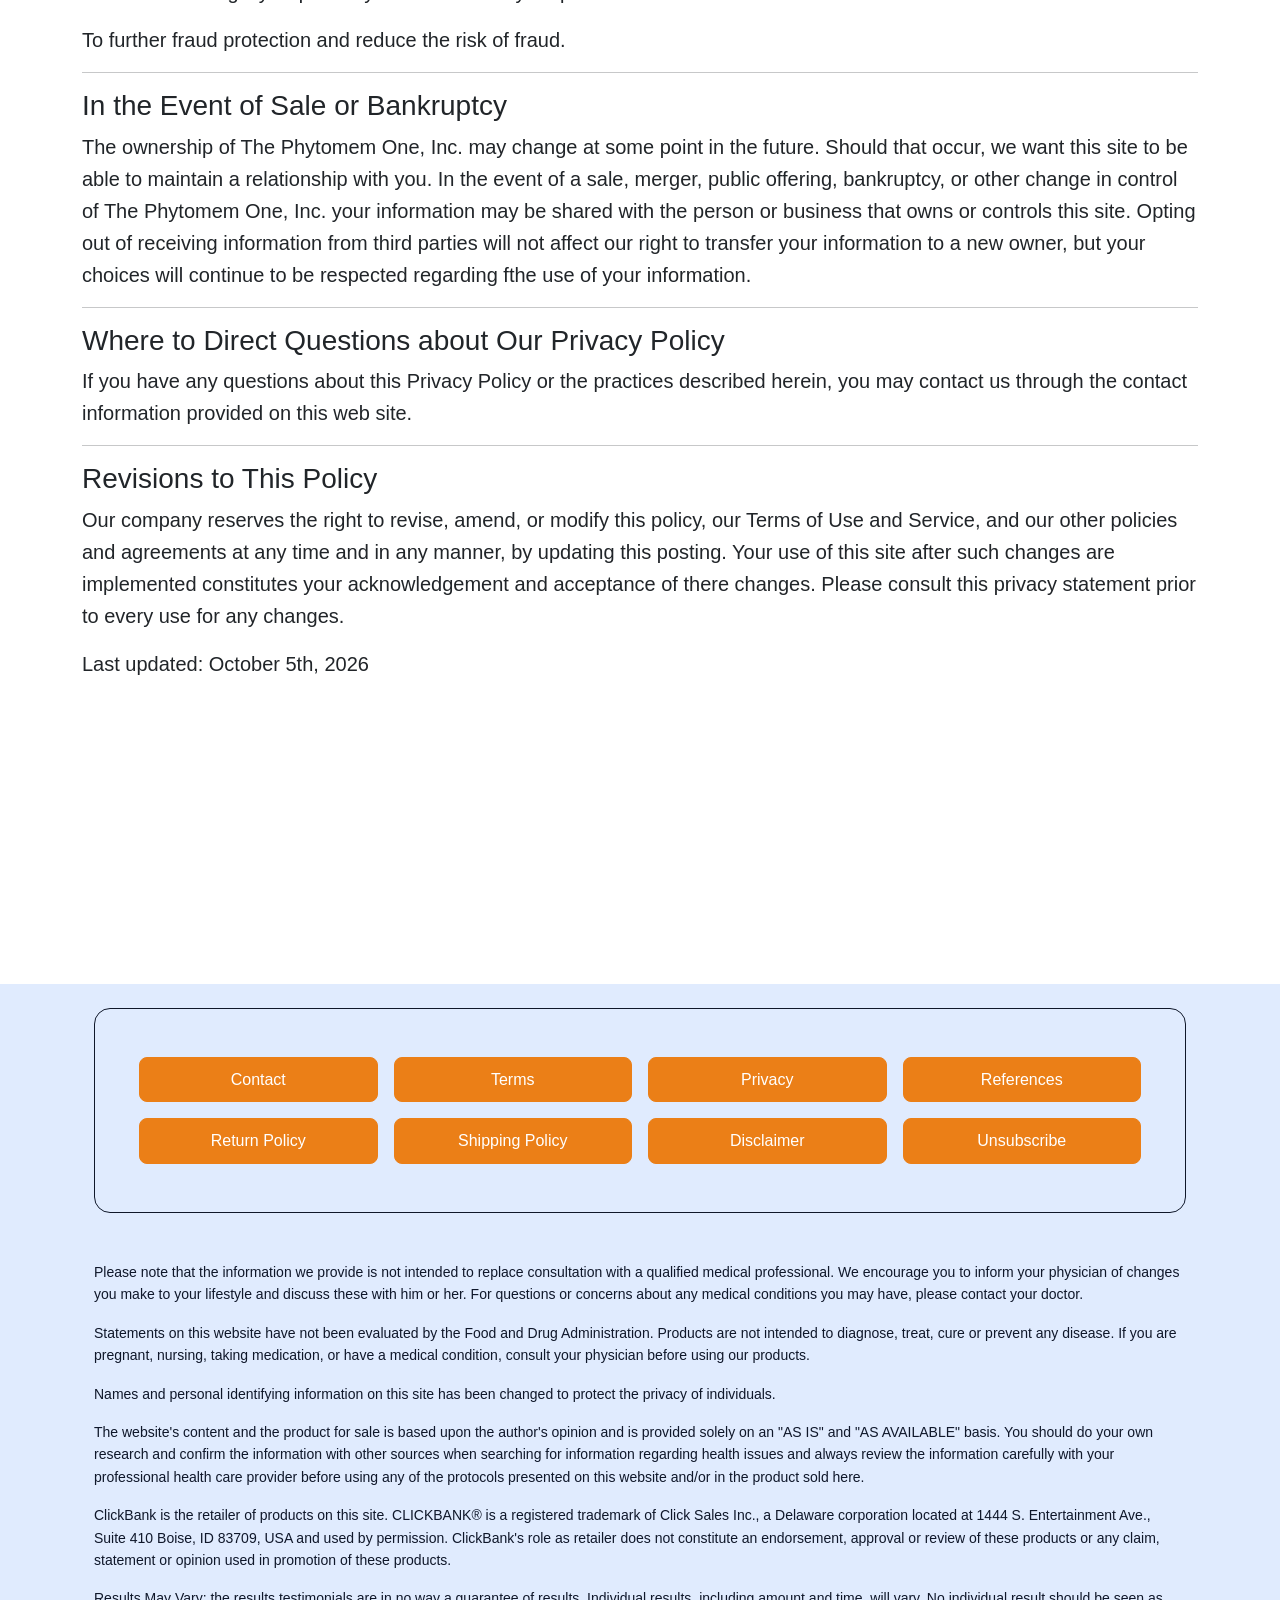
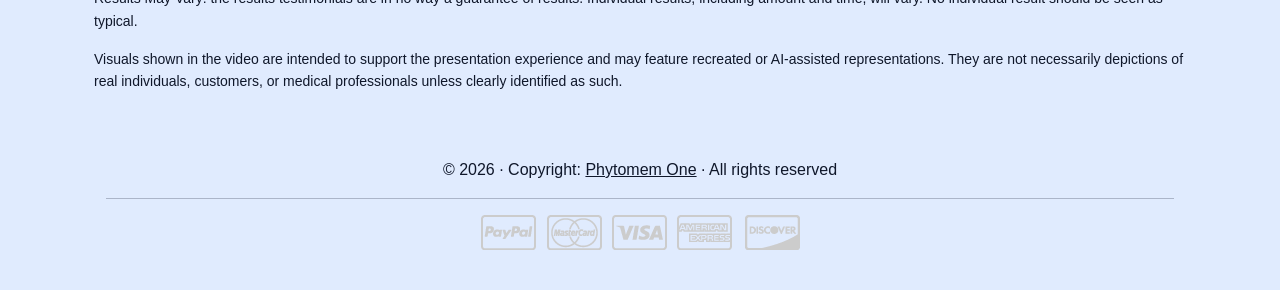
<file: help/privacy.php/index.html>
<!DOCTYPE html>
<html>
<head>
	<title>Privacy Policy - Phytomem One</title>
	<meta name="viewport" content="width=device-width, initial-scale=1">
  <link rel="icon" href="../../assets/favicon.ico">
	<meta name="robots" content="noindex">

	<!-- Bootstrap CSS -->
    <link href="../../_ext/cdn.jsdelivr.net/npm/bootstrap_5.3.3/dist/css/bootstrap.min.css" rel="stylesheet" integrity="sha384-QWTKZyjpPEjISv5WaRU9OFeRpok6YctnYmDr5pNlyT2bRjXh0JMhjY6hW+ALEwIH" crossorigin="anonymous">

    <link rel="stylesheet" type="text/css" href="../../includes/css/style.css">
    <link rel="stylesheet" type="text/css" href="../../includes/css/responsive.css">
  	<link rel="stylesheet" href="https://www.getphytomemone.com/includes/css/style-design.css">
  	<style>
  		section p {
  			font-size:20px!important;
  		}
  	</style>
</head>
<body>
	<section>
		<div class="py-5"></div>
		<div class="container heading-holder">
			<h2><b>Privacy Policy</b></h2>
		</div>
		<div class="py-5"></div>
	</section> 

	<section>
		<div class="container content-holder">
			<p>Your privacy is very important to us. We want to make your experience on the Internet as enjoyable and rewarding as possible, and we want you to use the internet's vast array of information, tools, and opportunities with complete confidence.</p>
			
			<hr>
			<h3>Introduction</h3>
			
			<p>Our company collects information in different ways from Visitors and Subscribers who access the various parts of our Services and the network of web sites accessible through our Service.</p>
			
			<p>We have created this Privacy Policy to demonstrate our firm commitment to privacy and security. This Privacy Policy describes how our company collects information from all end users of our Internet Services (the "Services") – those who access some of our Services but do not have accounts ("Visitors") as well as those who may purchase Products and/or pay a monthly service fee to subscribe to the Service ("Subscribers") – what we do with the information we collect, and the choices Visitors and Subscribers have concerning the collection and use of such information. We request that you read this Privacy Policy carefully.</p>

			<p>Although we take appropriate measures to safeguard against unauthorized disclosures of information, we cannot assure you that personally identifiable information that we collect will never be disclosed in a manner that is inconsistent with this Privacy Policy.</p>
			
			<hr>
			<h3>Information We Collect</h3>

			<p>In running and maintaining our website we may collect and process the following data about you:</p>

			<p>Information about your use of our site including details of your visits such as pages viewed and the resources that you access. Such information includes traffic data, location data and other communication data.</p>
			<p>Information provided voluntarily by you. For example, when you register for information or make a purchase.</p>
			<p>Information that you provide when you communicate with us by any means.</p>
			<p>We may share your personal information, including but not limited to your name, contact information, and purchase history, with our third party partners, affiliates, and other companies for the purpose of providing you with relevant offers, promotions, and services. </p>
			<p>These third parties may use this information to personalize your experience with their products and services, as well as to improve their own products and services. In addition, we may also share your personal information with third parties for the purpose of conducting research and analysis, or for the purpose of providing you with targeted advertising.</p>
			<p>Please be aware that these third parties may have their own privacy policies, and we encourage you to review them before providing any personal information. These third parties are prohibited from using your personal information for any other purpose other than as outlined in this Privacy Policy and in accordance with applicable laws and regulations. </p>
			<p>We may also share your personal information with third parties in the event of a merger, acquisition, or other corporate reorganization. In such cases, we will take reasonable steps to ensure that your personal information remains protected and is used in accordance with this Privacy Policy.</p>
			
			<hr>
			<h3>Our Company Partners and Sponsors</h3>

			<p>Some products and services may be offered to Visitors and Subscribers in conjunction with an affiliate, independent contractor seller or non-affiliated partner. To provide Visitors and Members some of these products and services, the partner may need to collect and maintain personal information.</p>
			
			<hr>
			<h3>Online Shopping</h3>

			<p>At some web sites, you can purchase products and services or register to receive materials, such as a newsletter, catalog or new product and service updates. In many cases, you may be asked to provide contact information, such as your name, address, email address, phone number, and credit/debit card information.</p>
			
			<p>If you complete an order for someone else, such as an online gift order sent directly to a recipient, you may be asked to provide information about the recipient, such as the recipient's name, address, and phone number. Our company has no control over the third parties' use of any personal information you provide when placing such an order. Please exercise care when doing so.</p>
			
			<p>If you order services or products directly from our company, we use the personal information you provide to process that order. We do share this information with outside parties that we do business with.</p>
			
			<hr>
			<h3>Responses to Email Inquiries</h3>
			
			<p>When Visitors or Subscribers send email inquiries to our company, the return email address is used to answer the email inquiry we receive. </p>
			
			<hr>
			<h3>Promotions</h3>

			<p>Our company may offer polls, contests, sweepstakes, drawings, games, content, or other promotions that are sponsored by or co-branded with third parties. You may be entered in a sweepstakes, contest, or other promotion, simply by making a purchase from us or by providing us with personally identifiable information for some other reason or purpose. Due to these third party relationships, the third parties may obtain personally identifiable information that visitors voluntarily submit to our company. Our company has no control over third parties' use of this information.</p>
			
			<p>Additionally, personally identifiable information may be collected when you order products, enter contests, vote in polls or otherwise express an opinion, subscribe to one of our Services such as our online newsletters, or participate in one of our online forums or communities. The types of personally identifiable information that may be collected at these pages include but may not be limited to: name, address, e-mail address, telephone number, fax number, credit card information, and information about your interests in and use of various products, programs, and services. Our sponsors or third parties may send you material that relates to our company's services, products or activities.</p>
			
			<hr>
			<h3>Browser Level Information</h3>

			<p>The Phytomem One, Inc. web servers may automatically collect information about a site user's IP address, browser type and the URL that you just came from (whether this URL is on the website or not) and which URL you next go to (whether this URL is on the website or not) by reading this information from the user's browser (information provided by every user's browser). This information is collected in a database and used – in an aggregated, anonymous manner – in our internal analysis of traffic patterns within our website. This information is automatically logged by most websites. The Phytomem One, Inc. may also use a third party to collect information, including through the use of web beacons.</p>

			<hr>
			<h3>Notice of Compliance to California Residents: Your California Privacy Rights Under the California Online Privacy Protection Act and the California Business and Professions Code</h3>

			<p>This privacy policy identifies the categories of personally identifiable information that our company collects through our web site or online service, about individual consumers who use or visit our company's commercial web site or online service and the categories of third-party persons or entities with whom our company may share that personally identifiable information.</p>

			<p>Our company does not maintain a process for an individual consumer who uses or visits our commercial web site or online service to review and request changes to any of his or her personally identifiable information that is collected through our web site or online service.</p>

			<p>See the section below entitled "Revisions to this Policy" for a description of the process by which our company notifies consumers who use or visit our commercial web site or online service of material changes to our company's privacy policy for this web site or online service.</p>

			<p>The effective date of this privacy policy is listed at the end of this privacy policy under the heading, "Last updated." </p>

			<p>For the purposes of this policy and California compliance the following definitions apply:</p>

			<p>Depending on the visitor's activity, in our commercial web site or online service, the following "personally identifiable information" may be collected, in addition to information set forth in other sections of this document.</p>

			<p>The term "personally identifiable information" means individually identifiable information about an individual consumer collected online by our company from an individual and maintained by our company in an accessible form, and may include any of the following:</p>

			<ol>
				<li>
					A first and last name.
				</li>
				<li>
					A home or other physical address, including street name and name of a city or town.
				</li>
				<li>
					An e-mail address.
				</li>
				<li>
					A telephone number.
				</li>
				<li>
					A social security number.
				</li>
				<li>
					Any other identifier that permits the physical or online contacting of a specific individual.
				</li>
				<li>
					Information concerning a user that the web site or online service collects online, from the user, and maintains in personally identifiable form, in combination with an identifier described within this privacy policy.
				</li>
			</ol>

			<p>Under California Law SB 27, California residents have the right to receive, once a year, information about third parties with whom we have shared information about you or your family for their marketing purposes during the previous calendar year, and a description of the categories of personal information shared. To make such a request, please send an email to <strong><a href="https://www.getphytomemone.com/cdn-cgi/l/email-protection" class="__cf_email__" data-cfemail="c5b6b0b5b5aab7b185b5adbcb1aaa8a0a8aaaba0eba6aaa8">[email&#160;protected]</a></strong> and please include the phrase "California Privacy Request" in the subject line, the domain name of the web site you are inquiring about, along with your name, address and email address. We will respond to you within thirty days of receiving such a request.</p>

			<hr>
			<h3>Use of Cookies</h3>

			<p>Cookies provide information regarding the computer used by a visitor. We may use cookies where appropriate to gather information about your computer fin order to assist us in improving our website.</p>

			<p>We may gather information about your general internet use by using the cookie. Where used, these cookies are downloaded to your computer and stored on the computer’s hard drive. Such information will not identify you personally. It is statistical data. This statistical data does not identify any personal details whatsoever</p>
			<p>You can adjust the settings on your computer to decline any cookies if you wish. This can easily be done by activating the reject cookies setting on your computer.</p>

			<p>Our advertisers may also use cookies, over which we have no control. Such cookies (if used) would be downloaded once you click on advertisements on our website.</p>

			<p>Our company may use Remarketing with Google Analytics, Adroll, and Facebook to advertise online.</p>

			<p>Third-party vendors, including Google, may show our ads on sites across the Internet.</p>

			<p>We, along with and third-party vendors, including Google, use first-party cookies (such as the Google Analytics cookie) and third-party cookies (such as the DoubleClick cookie) together to inform, optimize, and serve ads based on someone's past visits to our website.</p>

			<p>We may also use data from Google's Interest-based advertising or 3rd-party audience data (such as age, gender and interests) with Google Analytics, to create educational and marketing content geared toward the demographics and interests of our visitors.</p>

			<p>You can opt-out of Google Analytics for Display Advertising and customize Google Display Network ads using Google's Ads Settings at https://www.google.com/settings/ads. You can also use Google's Google Analytics opt-out browser add-on at <a href="https://tools.google.com/dlpage/gaoptout/" target="_blank"> https://tools.google.com/dlpage/gaoptout/ </a></p>

			<hr>
			<h3>Use of Your Information</h3>

			<p>We use the information that we collect from you to provide our services to you. If you purchase a product, an order confirmation will be sent from <a href="https://www.getphytomemone.com/cdn-cgi/l/email-protection" class="__cf_email__" data-cfemail="12616762627d606652627a6b667d7f777f7d7c773c717d7f">[email&#160;protected]</a> to the email address provided at purchase. In addition to this we may use the information for one or more of the following purposes:</p>

			<p>To provide information to you that you request from us relating to our products or services.</p>
			<p>To provide information to you relating to other products that may be of interest to you. Such additional information will only be provided where you have consented to receive such information.</p>
			<p>To inform you of any changes to our website, services or goods and products.</p>
			<p>If you have previously purchased goods or services from us we may provide to you details of similar goods or services, or other goods and services, that you may be interested in.</p>

			<p>Where your consent has been provided in advance we may allow selected third parties to use your data to enable them to provide you with information regarding unrelated goods and services which we believe may interest you. Where such consent has been provided it can be withdrawn by you at any time.</p>

			<hr>
			<h3> Our Company Commitment to Children's Privacy</h3>

			<p>Protecting children's privacy is especially important to us. It is our policy to comply with the Children's Online Privacy Protection Act of 1998 and all other applicable laws. Therefore we restrict our web site to persons eighteen years or older.</p>

			<p>YOU MUST BE EIGHTEEN (18) YEARS OR OLDER TO ACCESS THIS WEB SITE. IF YOU ARE UNDER EIGHTEEN YEARS OF AGE, YOU ARE NOT PERMITTED TO ACCESS THIS WEB SITE FOR ANY REASON. DUE TO THE AGE RESTRICTIONS FOR USE OF THIS WEB SITE, NO INFORMATION OBTAINED BY THIS WEB SITE FALLS WITHIN THE CHILDREN'S ONLINE PRIVACY PROTECTION ACT AND IS NOT MONITORED AS DOING SO.</p>

			<hr>
			<h3>Our Commitment to Data Security</h3>

			<p>Services and websites we sponsor have security measures in place to protect the loss, misuse, and alteration of the information under our control. While we make every effort to ensure the integrity and security of our network and systems, we cannot guarantee that our security measures will prevent third-party "hackers" form illegally obtaining this information.</p>

			<p>In operating our website it may become necessary to transfer data that we collect from you to locations outside of the European Union for processing and storing. By providing your personal data to us, you agree to this transfer, storing or processing. We do our utmost to ensure that all reasonable steps are taken to make sure that your data is treated stored securely.</p>

			<p>Unfortunately the sending of information via the internet is not totally secure and on occasion such information can be intercepted. We cannot guarantee the security of data that you choose to send us electronically, Sending such information is entirely at your own risk.</p>

			<hr>
			<h3>Disclosing Your Information</h3>

			<p>We will not disclose your personal information to any other party other than in accordance with this Privacy Policy and in the circumstances detailed below:</p>

			<p>In the event that we sell any or all of our business to the buyer.</p>
			<p>Where we are legally required by law to disclose your personal information.</p>
			<p>To further fraud protection and reduce the risk of fraud.</p>

			<hr>
			<h3>In the Event of Sale or Bankruptcy</h3>

			<p>The ownership of The	Phytomem One, Inc. may change at some point in the future. Should that occur, we want this site to be able to maintain a relationship with you. In the event of a sale, merger, public offering, bankruptcy, or other change in control of The
				Phytomem One, Inc. your information may be shared with the person or business that owns or controls this site. Opting out of receiving information from third parties will not affect our right to transfer your information to a new owner, but your choices will continue to be respected regarding fthe use of your information.</p>

				<hr>
				<h3>Where to Direct Questions about Our Privacy Policy</h3>

				<p>If you have any questions about this Privacy Policy or the practices described herein, you may contact us through the contact information provided on this web site.</p>

				<hr>
				<h3>Revisions to This Policy</h3>

				<p>Our company reserves the right to revise, amend, or modify this policy, our Terms of Use and Service, and our other policies and agreements at any time and in any manner, by updating this posting. Your use of this site after such changes are implemented constitutes your acknowledgement and acceptance of there changes. Please consult this privacy statement prior to every use for any changes.</p>

				<p>Last updated: October 5th, 2026</p>
			</div>
			<div class="py-5"></div>
			<div class="py-5"></div>
			<div class="py-5"></div>
		</section>

		<footer>
			

<footer class="py-4" style="background-color: #E0EBFE;">
  <div class="container-lg px-4">
    <div class="border border_c_blue rounded-4 p-lg-5 p-sm-4 p-3">
      <div class="row justify-content-center mb-sm-3 mb-1">
        <div class="col-sm-3 mb-sm-0 mb-2 px-2">
          <a href="../../contact/index.html" target="_blank" class="btn_primary w-100 txt_blue text-center d-block">Contact</a>
        </div>
        <div class="col-sm-3 mb-sm-0 mb-2 px-2">
          <a href="../terms.php/index.html" target="_blank" class="btn_primary w-100 txt_blue text-center d-block">Terms</a>
        </div>
        <div class="col-sm-3 mb-sm-0 mb-2 px-2">
          <a href="index.html" target="_blank" class="btn_primary w-100 txt_blue text-center d-block">Privacy</a>
        </div>
        <div class="col-sm-3 mb-sm-0 mb-2 px-2">
          <a href="../references.php/index.html" target="_blank" class="btn_primary w-100 txt_blue text-center d-block">References</a>
        </div>
      </div>
      <div class="row justify-content-center">
        <div class="col-sm-3 mb-sm-0 mb-2 px-2">
          <a href="../refunds.php/index.html" target="_blank" class="btn_primary w-100 txt_blue text-center d-block">Return Policy</a>
        </div>
        <div class="col-sm-3 mb-sm-0 mb-2 px-2">
          <a href="../shipping.php/index.html" target="_blank" class="btn_primary w-100 txt_blue text-center d-block">Shipping Policy</a>
        </div>
        <div class="col-sm-3 mb-sm-0 mb-2 px-2">
          <a href="../disclaimer.php/index.html" target="_blank" class="btn_primary w-100 txt_blue text-center d-block">Disclaimer</a>
        </div>
        <div class="col-sm-3 mb-sm-0 mb-2 px-2">
          <a href="https://www.redwindowrock.com/o-jlfr-j63-06c48ebf33160ccd043a8bbd3f74d911" target="_blank" class="btn_primary w-100 txt_blue text-center d-block">Unsubscribe</a>
        </div>
      </div>
    </div>

    <div class="py-4"></div>

    <p class="fs_14 txt_blue">Please note that the information we provide is not intended to replace consultation with a qualified medical professional. We encourage you to inform your physician of changes you make to your lifestyle and discuss these with him or her. For questions or concerns about any medical conditions you may have, please contact your doctor.</p>

    <p class="fs_14 txt_blue">Statements on this website have not been evaluated by the Food and Drug Administration. Products are not intended to diagnose, treat, cure or prevent any disease. If you are pregnant, nursing, taking medication, or have a medical condition, consult your physician before using our products.</p>

    <p class="fs_14 txt_blue">Names and personal identifying information on this site has been changed to protect the privacy of individuals.</p>

    <p class="fs_14 txt_blue">The website's content and the product for sale is based upon the author's opinion and is provided solely on an "AS IS" and "AS AVAILABLE" basis. You should do your own research and confirm the information with other sources when searching for information regarding health issues and always review the information carefully with your professional health care provider before using any of the protocols presented on this website and/or in the product sold here.</p>

          <p class="fs_14 txt_blue">ClickBank is the retailer of products on this site. CLICKBANK® is a registered trademark of Click Sales Inc., a Delaware corporation located at 1444 S. Entertainment Ave., Suite 410 Boise, ID 83709, USA and used by permission. ClickBank's role as retailer does not constitute an endorsement, approval or review of these products or any claim, statement or opinion used in promotion of these products.</p>
      
    <p class="fs_14 txt_blue">Results May Vary: the results testimonials are in no way a guarantee of results. Individual results, including amount and time, will vary. No individual result should be seen as typical.</p>

    <p class="fs_14 txt_blue">Visuals shown in the video are intended to support the presentation experience and may feature recreated or AI-assisted representations. They are not necessarily depictions of real individuals, customers, or medical professionals unless clearly identified as such.</p>

    <div class="col-12">
      <div class="py-3"></div>
            <span id="disclaimer"></span>
    </div>

    <div class="position-relative overflow-hidden pt-3 copyright-row">
      <div class="container">
        <div class="row">
          <div class="col-12">
            <p class="copyright text-center txt_blue">© 2026 · Copyright: <a href="https://www.getphytomemone.com/help/getphytomemone.com" class="txt_blue">Phytomem One</a> · All rights reserved</p>
            <hr class="border_c_blue">
            <img class="img-fluid mx-auto d-block pay-options lazyload mb-3" data-src="../../includes/img/pay-options.png" alt="Payment Options">
          </div>
        </div>
      </div>
    </div>
  </div>
</footer>





<!-- Lazyload script for images -->


<section id="footer-scripts">
	<script data-cfasync="false" src="../../cdn-cgi/scripts/5c5dd728/cloudflare-static/email-decode.min.js"></script><script type="text/javascript" src="../../includes/js/lazysizes.min.js"></script>
	<script src="../../_ext/code.jquery.com/assets/jquery-3.5.1.slim.min.js" integrity="sha384-DfXdz2htPH0lsSSs5nCTpuj/zy4C+OGpamoFVy38MVBnE+IbbVYUew+OrCXaRkfj" crossorigin="anonymous"></script>
	<script src="../../_ext/cdn.jsdelivr.net/npm/bootstrap_4.5.3/dist/js/bootstrap.bundle.min.js" integrity="sha384-ho+j7jyWK8fNQe+A12Hb8AhRq26LrZ/JpcUGGOn+Y7RsweNrtN/tE3MoK7ZeZDyx" crossorigin="anonymous"></script>
</section>

<script src="../../_ext/cbtb.clickbank.net/assets/asset-9"></script>



		</footer>
	<script>
(function(){
  var qs=window.location.search.slice(1);
  if(qs){
    document.querySelectorAll('a[href*="clickbank.net"]').forEach(function(a){
      a.href+=(a.href.indexOf('?')>=0?'&':'?')+qs;
    });
  }
  document.querySelectorAll('a[href*="pay.clickbank.net"]').forEach(function(a){try{var u=new URL(a.href);var cb=u.searchParams.get('cbitems');if(cb&&!u.searchParams.get('item')){u.searchParams.set('item',cb);a.href=u.toString();}}catch(e){}});
})();
</script>
<script type="module" src="../../_ext/static.cloudflareinsights.com/beacon.min.js/vce701823e78c4301a35b7e07294d87301792088814092" integrity="sha512-UKNk8GbxkABxKcXYuLkO16EleLGUkcvJWtpSNmExE0Too3ZaFAxTscNWEc1OdAv5/BikHawapSCaiD2XCmp+Bw==" data-cf-beacon="{&quot;version&quot;:&quot;2024.11.0&quot;,&quot;token&quot;:&quot;ac2655e6ce2847de8e3891baf1936b84&quot;,&quot;r&quot;:1,&quot;spa&quot;:2}" crossorigin="anonymous"></script>
</body>
	</html>
</file>
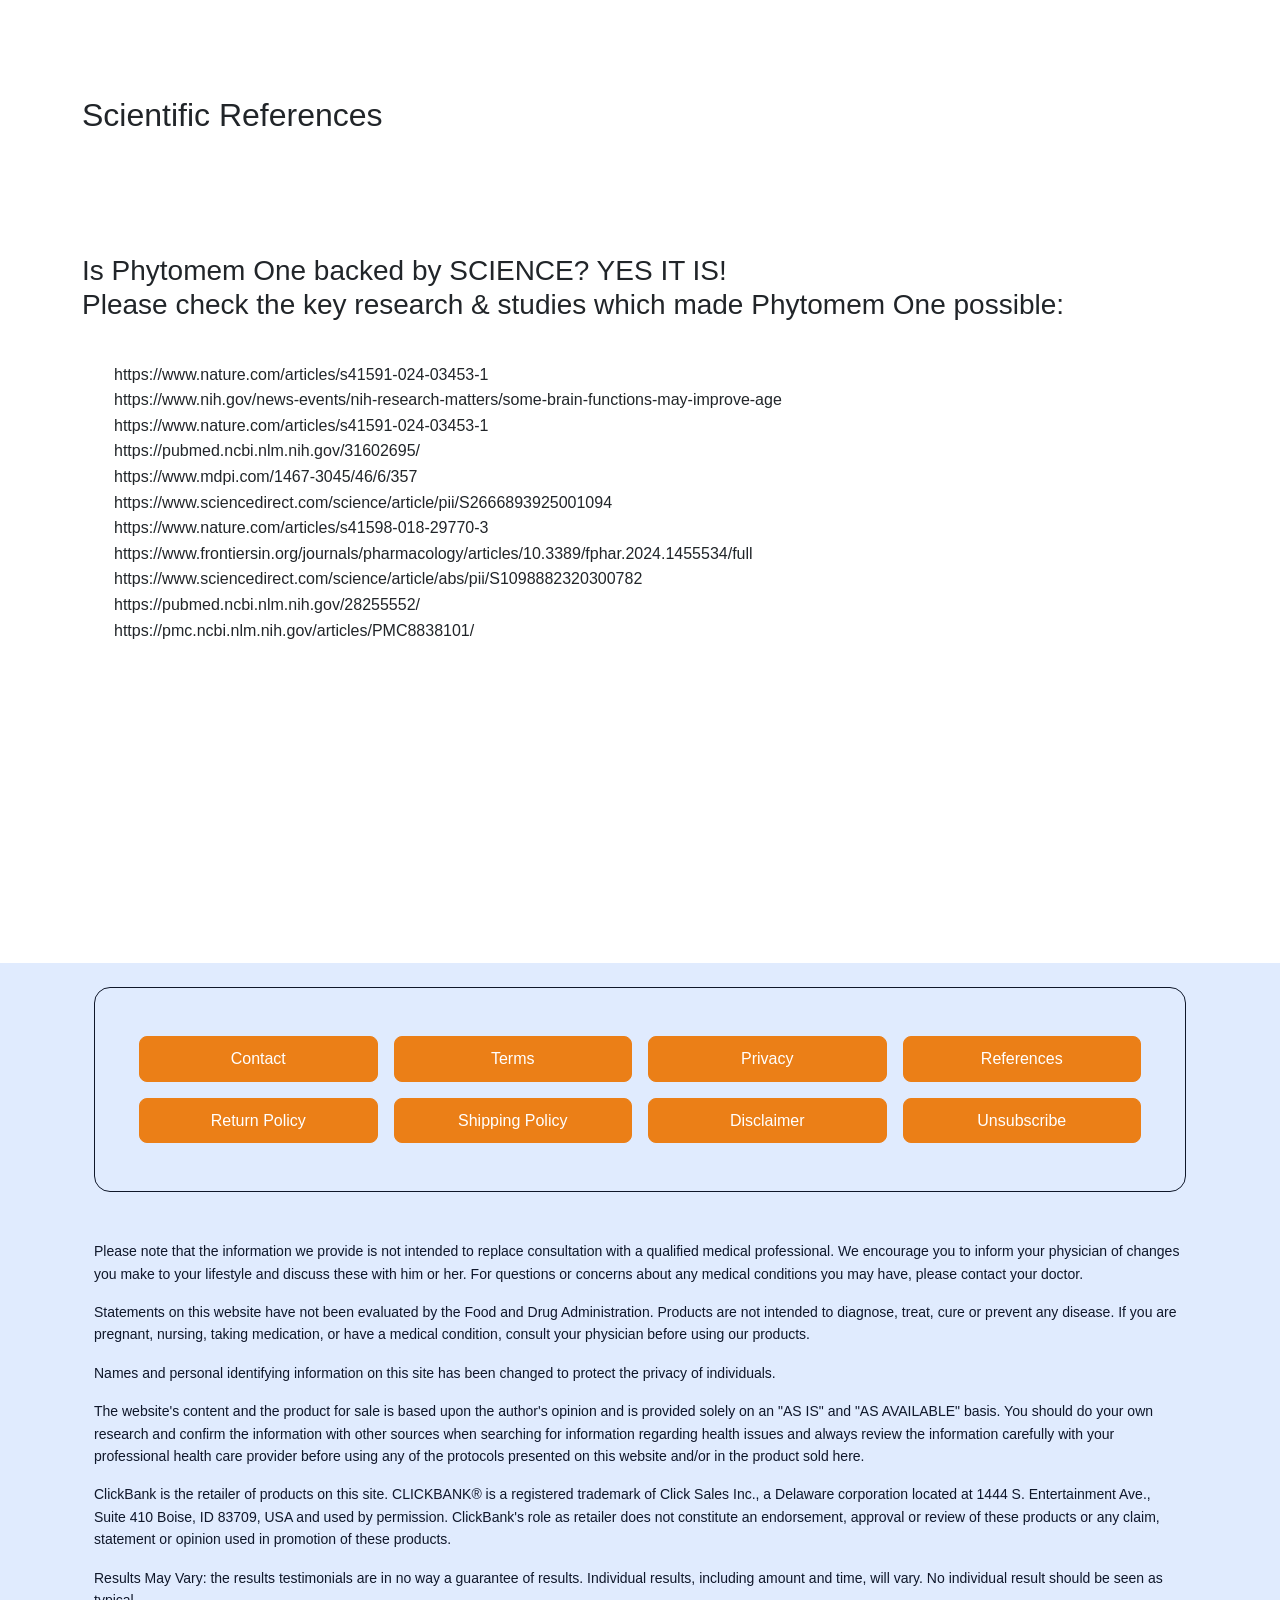
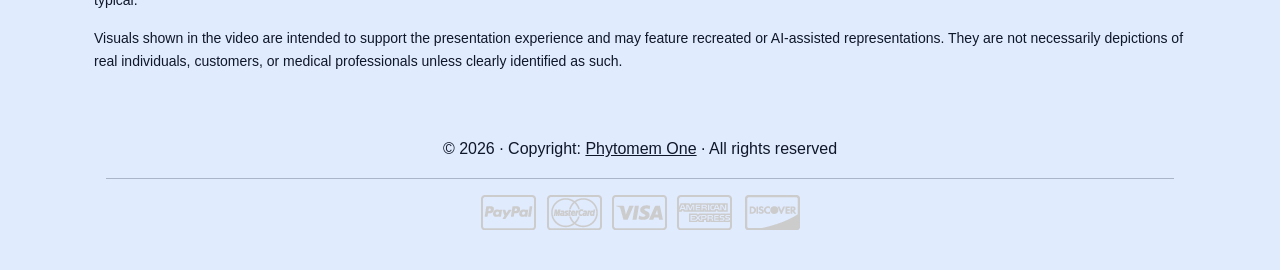
<file: help/references.php/index.html>
<!DOCTYPE html>
<html>
<head>
	<title>Scientific References - Phytomem One</title>
    <meta name="viewport" content="width=device-width, initial-scale=1">
  <link rel="icon" href="../../assets/favicon.ico">
    <meta name="robots" content="noindex">

    <!-- Bootstrap CSS -->
    <link href="../../_ext/cdn.jsdelivr.net/npm/bootstrap_5.3.3/dist/css/bootstrap.min.css" rel="stylesheet" integrity="sha384-QWTKZyjpPEjISv5WaRU9OFeRpok6YctnYmDr5pNlyT2bRjXh0JMhjY6hW+ALEwIH" crossorigin="anonymous">

    <link rel="stylesheet" type="text/css" href="../../includes/css/style.css">
    <link rel="stylesheet" type="text/css" href="../../includes/css/responsive.css">
    <link rel="stylesheet" href="https://www.getphytomemone.com/includes/css/style-design.css">
</head>
<body>
    <section>
        <div class="py-5"></div>
        <div class="container heading-holder">
            <h2>Scientific References</h2>
        </div>
        <div class="py-5"></div>
    </section>

    <section>
        <div class="container reference-holder py-3">
            <h3>Is Phytomem One backed by SCIENCE? YES IT IS!<br>Please check the key research &amp; studies which made Phytomem One possible:</h3>

            <div class="py-3"></div>

            <ul style="list-style: none; word-wrap: break-word;">
                <li>https://www.nature.com/articles/s41591-024-03453-1</li>
                <li>https://www.nih.gov/news-events/nih-research-matters/some-brain-functions-may-improve-age</li>
                <li>https://www.nature.com/articles/s41591-024-03453-1</li>
                <li>https://pubmed.ncbi.nlm.nih.gov/31602695/</li>
                <li>https://www.mdpi.com/1467-3045/46/6/357</li>
                <li>https://www.sciencedirect.com/science/article/pii/S2666893925001094</li>
                <li>https://www.nature.com/articles/s41598-018-29770-3</li>
                <li>https://www.frontiersin.org/journals/pharmacology/articles/10.3389/fphar.2024.1455534/full</li>
                <li>https://www.sciencedirect.com/science/article/abs/pii/S1098882320300782</li>
                <li>https://pubmed.ncbi.nlm.nih.gov/28255552/</li>
                <li>https://pmc.ncbi.nlm.nih.gov/articles/PMC8838101/</li>


            </ul>
        </div>
    </section>

    <div class="py-5"></div>
    <div class="py-5"></div>
    <div class="py-5"></div>
    <footer>
        

<footer class="py-4" style="background-color: #E0EBFE;">
  <div class="container-lg px-4">
    <div class="border border_c_blue rounded-4 p-lg-5 p-sm-4 p-3">
      <div class="row justify-content-center mb-sm-3 mb-1">
        <div class="col-sm-3 mb-sm-0 mb-2 px-2">
          <a href="../../contact/index.html" target="_blank" class="btn_primary w-100 txt_blue text-center d-block">Contact</a>
        </div>
        <div class="col-sm-3 mb-sm-0 mb-2 px-2">
          <a href="../terms.php/index.html" target="_blank" class="btn_primary w-100 txt_blue text-center d-block">Terms</a>
        </div>
        <div class="col-sm-3 mb-sm-0 mb-2 px-2">
          <a href="../privacy.php/index.html" target="_blank" class="btn_primary w-100 txt_blue text-center d-block">Privacy</a>
        </div>
        <div class="col-sm-3 mb-sm-0 mb-2 px-2">
          <a href="index.html" target="_blank" class="btn_primary w-100 txt_blue text-center d-block">References</a>
        </div>
      </div>
      <div class="row justify-content-center">
        <div class="col-sm-3 mb-sm-0 mb-2 px-2">
          <a href="../refunds.php/index.html" target="_blank" class="btn_primary w-100 txt_blue text-center d-block">Return Policy</a>
        </div>
        <div class="col-sm-3 mb-sm-0 mb-2 px-2">
          <a href="../shipping.php/index.html" target="_blank" class="btn_primary w-100 txt_blue text-center d-block">Shipping Policy</a>
        </div>
        <div class="col-sm-3 mb-sm-0 mb-2 px-2">
          <a href="../disclaimer.php/index.html" target="_blank" class="btn_primary w-100 txt_blue text-center d-block">Disclaimer</a>
        </div>
        <div class="col-sm-3 mb-sm-0 mb-2 px-2">
          <a href="https://www.redwindowrock.com/o-jlfr-j63-06c48ebf33160ccd043a8bbd3f74d911" target="_blank" class="btn_primary w-100 txt_blue text-center d-block">Unsubscribe</a>
        </div>
      </div>
    </div>

    <div class="py-4"></div>

    <p class="fs_14 txt_blue">Please note that the information we provide is not intended to replace consultation with a qualified medical professional. We encourage you to inform your physician of changes you make to your lifestyle and discuss these with him or her. For questions or concerns about any medical conditions you may have, please contact your doctor.</p>

    <p class="fs_14 txt_blue">Statements on this website have not been evaluated by the Food and Drug Administration. Products are not intended to diagnose, treat, cure or prevent any disease. If you are pregnant, nursing, taking medication, or have a medical condition, consult your physician before using our products.</p>

    <p class="fs_14 txt_blue">Names and personal identifying information on this site has been changed to protect the privacy of individuals.</p>

    <p class="fs_14 txt_blue">The website's content and the product for sale is based upon the author's opinion and is provided solely on an "AS IS" and "AS AVAILABLE" basis. You should do your own research and confirm the information with other sources when searching for information regarding health issues and always review the information carefully with your professional health care provider before using any of the protocols presented on this website and/or in the product sold here.</p>

          <p class="fs_14 txt_blue">ClickBank is the retailer of products on this site. CLICKBANK® is a registered trademark of Click Sales Inc., a Delaware corporation located at 1444 S. Entertainment Ave., Suite 410 Boise, ID 83709, USA and used by permission. ClickBank's role as retailer does not constitute an endorsement, approval or review of these products or any claim, statement or opinion used in promotion of these products.</p>
      
    <p class="fs_14 txt_blue">Results May Vary: the results testimonials are in no way a guarantee of results. Individual results, including amount and time, will vary. No individual result should be seen as typical.</p>

    <p class="fs_14 txt_blue">Visuals shown in the video are intended to support the presentation experience and may feature recreated or AI-assisted representations. They are not necessarily depictions of real individuals, customers, or medical professionals unless clearly identified as such.</p>

    <div class="col-12">
      <div class="py-3"></div>
            <span id="disclaimer"></span>
    </div>

    <div class="position-relative overflow-hidden pt-3 copyright-row">
      <div class="container">
        <div class="row">
          <div class="col-12">
            <p class="copyright text-center txt_blue">© 2026 · Copyright: <a href="https://www.getphytomemone.com/help/getphytomemone.com" class="txt_blue">Phytomem One</a> · All rights reserved</p>
            <hr class="border_c_blue">
            <img class="img-fluid mx-auto d-block pay-options lazyload mb-3" data-src="../../includes/img/pay-options.png" alt="Payment Options">
          </div>
        </div>
      </div>
    </div>
  </div>
</footer>





<!-- Lazyload script for images -->


<section id="footer-scripts">
	<script type="text/javascript" src="../../includes/js/lazysizes.min.js"></script>
	<script src="../../_ext/code.jquery.com/assets/jquery-3.5.1.slim.min.js" integrity="sha384-DfXdz2htPH0lsSSs5nCTpuj/zy4C+OGpamoFVy38MVBnE+IbbVYUew+OrCXaRkfj" crossorigin="anonymous"></script>
	<script src="../../_ext/cdn.jsdelivr.net/npm/bootstrap_4.5.3/dist/js/bootstrap.bundle.min.js" integrity="sha384-ho+j7jyWK8fNQe+A12Hb8AhRq26LrZ/JpcUGGOn+Y7RsweNrtN/tE3MoK7ZeZDyx" crossorigin="anonymous"></script>
</section>

<script src="../../_ext/cbtb.clickbank.net/assets/asset-9"></script>



    </footer>
<script>
(function(){
  var qs=window.location.search.slice(1);
  if(qs){
    document.querySelectorAll('a[href*="clickbank.net"]').forEach(function(a){
      a.href+=(a.href.indexOf('?')>=0?'&':'?')+qs;
    });
  }
  document.querySelectorAll('a[href*="pay.clickbank.net"]').forEach(function(a){try{var u=new URL(a.href);var cb=u.searchParams.get('cbitems');if(cb&&!u.searchParams.get('item')){u.searchParams.set('item',cb);a.href=u.toString();}}catch(e){}});
})();
</script>
<script type="module" src="../../_ext/static.cloudflareinsights.com/beacon.min.js/vce701823e78c4301a35b7e07294d87301792088814092" integrity="sha512-UKNk8GbxkABxKcXYuLkO16EleLGUkcvJWtpSNmExE0Too3ZaFAxTscNWEc1OdAv5/BikHawapSCaiD2XCmp+Bw==" data-cf-beacon="{&quot;version&quot;:&quot;2024.11.0&quot;,&quot;token&quot;:&quot;ac2655e6ce2847de8e3891baf1936b84&quot;,&quot;r&quot;:1,&quot;spa&quot;:2}" crossorigin="anonymous"></script>
</body>
</html>
</file>
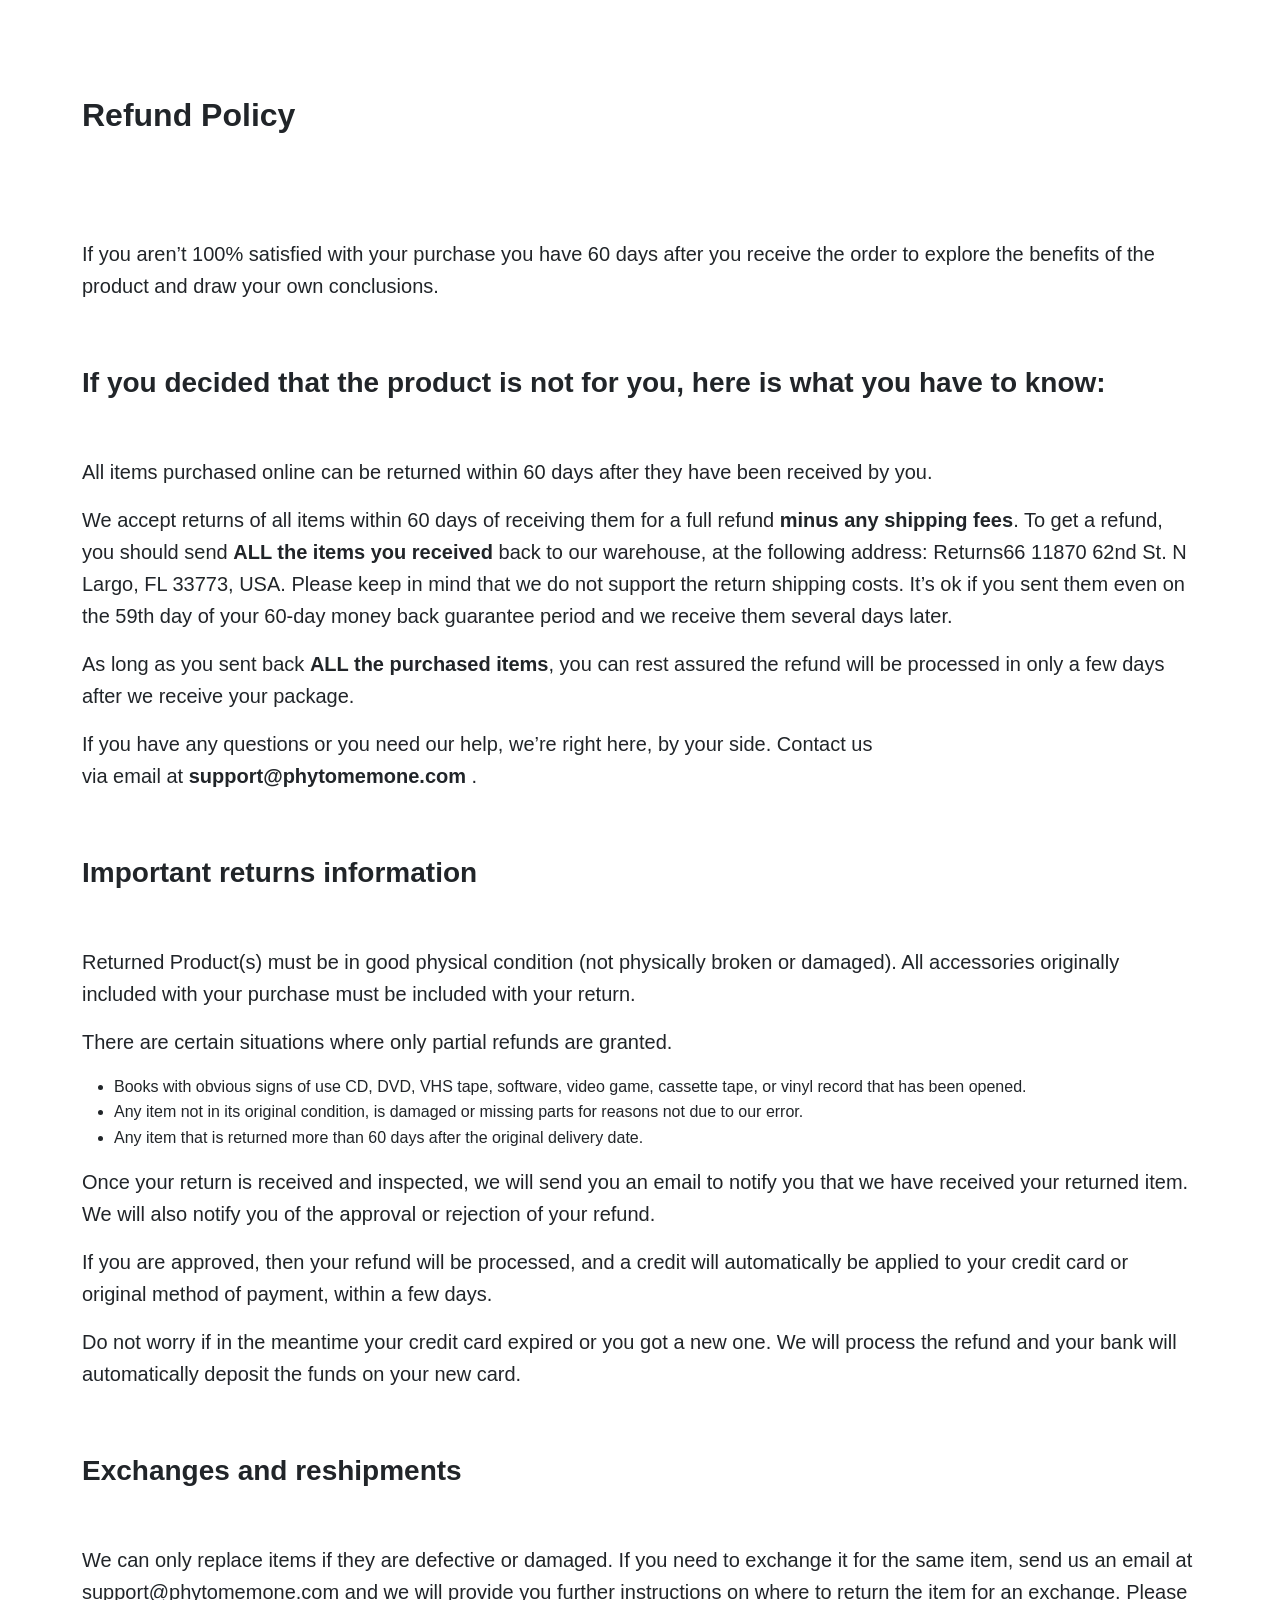
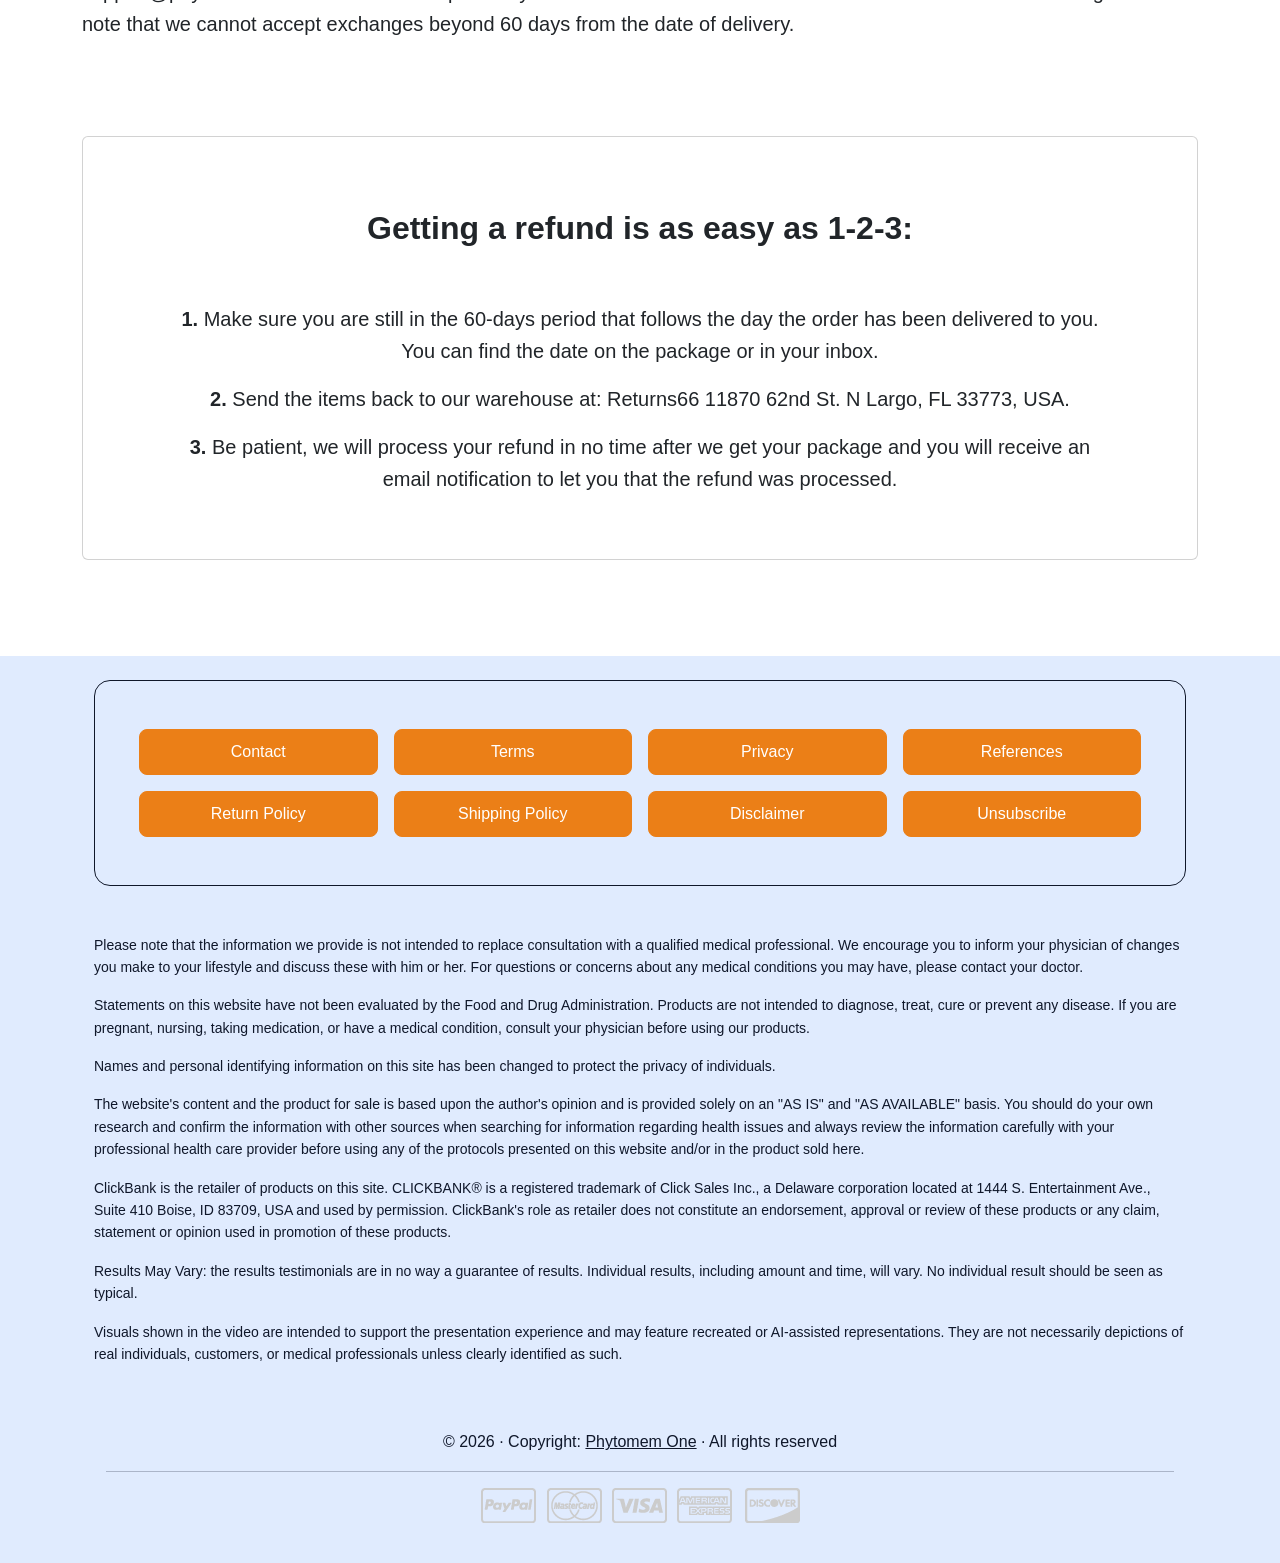
<file: help/refunds.php/index.html>
<!DOCTYPE html>
<html>
<head>
	<title>Refund Policy - Phytomem One</title>
	<meta name="viewport" content="width=device-width, initial-scale=1">
  <link rel="icon" href="../../assets/favicon.ico">
	<meta name="robots" content="noindex">

	<!-- Bootstrap CSS -->
    <link href="../../_ext/cdn.jsdelivr.net/npm/bootstrap_5.3.3/dist/css/bootstrap.min.css" rel="stylesheet" integrity="sha384-QWTKZyjpPEjISv5WaRU9OFeRpok6YctnYmDr5pNlyT2bRjXh0JMhjY6hW+ALEwIH" crossorigin="anonymous">

    <link rel="stylesheet" type="text/css" href="../../includes/css/style.css">
    <link rel="stylesheet" type="text/css" href="../../includes/css/responsive.css">
  	<link rel="stylesheet" href="https://www.getphytomemone.com/includes/css/style-design.css">
  	<style>
  		section p {
  			font-size:20px!important;
  		}
  	</style>
</head>
<body>
	<section>
		<div class="py-5"></div>
		<div class="container heading-holder">
			<h2><b>Refund Policy</b></h2>
		</div>
		<div class="py-5"></div>
	</section>

	<section>
		<div class="container content-holder">
			<p>If you aren’t 100% satisfied with your purchase you have 60 days after you receive the order to explore the benefits of the product and draw your own conclusions.</p>

			<h3 class="py-3 py-md-5"><b>If you decided that the product is not for you, here is what you have to know:</b></h3>

			<p>All items purchased online can be returned within 60 days after they have been received by you.</p>

			<p>We accept returns of all items within 60 days of receiving them for a full refund <b>minus any shipping fees</b>. To get a refund, you should send <b>ALL the items you received</b> back to our warehouse, at the following address: Returns66 11870 62nd St. N Largo, FL 33773, USA. Please keep in mind that we do not support the return shipping costs. It’s ok if you sent them even on the 59th day of your 60-day money back guarantee period and we receive them several days later.</p>

			<p>As long as you sent back <b>ALL the purchased items</b>, you can rest assured the refund will be processed in only a few days after we receive your package.</p>

			<p>If you have any questions or you need our help, we’re right here, by your side. Contact us <br> via email at <b><a href="https://www.getphytomemone.com/cdn-cgi/l/email-protection" class="__cf_email__" data-cfemail="21525451514e535561514958554e4c444c4e4f440f424e4c">[email&#160;protected]</a> </b> .</p>

			<h3 class="py-3 py-md-5"><b>Important returns information</b></h3>

			<p>Returned Product(s) must be in good physical condition (not physically broken or damaged). All accessories originally included with your purchase must be included with your return.</p>

			<p>There are certain situations where only partial refunds are granted.</p>
			<ul>
				<li>Books with obvious signs of use CD, DVD, VHS tape, software, video game, cassette tape, or vinyl record that has been opened.</li>
				<li>Any item not in its original condition, is damaged or missing parts for reasons not due to our error.</li>
				<li>Any item that is returned more than 60 days after the original delivery date.</li>
			</ul>

			<p>Once your return is received and inspected, we will send you an email to notify you that we have received your returned item. We will also notify you of the approval or rejection of your refund.</p>
			
			<p>If you are approved, then your refund will be processed, and a credit will automatically be applied to your credit card or original method of payment, within a few days.</p>

			<p>Do not worry if in the meantime your credit card expired or you got a new one. We will process the refund and your bank will automatically deposit the funds on your new card.</p>

			<h3 class="py-3 py-md-5"><b>Exchanges and reshipments</b></h3>

			<p>We can only replace items if they are defective or damaged. If you need to exchange it for the same item, send us an email at <a href="https://www.getphytomemone.com/cdn-cgi/l/email-protection" class="__cf_email__" data-cfemail="592a2c2929362b2d192931202d36343c3436373c773a3634">[email&#160;protected]</a> and we will provide you further instructions on where to return the item for an exchange. Please note that we cannot accept exchanges beyond 60 days from the date of delivery.</p>

		</div>
	</section>

	<section>
		<div class="container my-3 my-md-5">
			<div class="row">
				<div class="col-12">
					<div class="card my-5">
						<h2 class="text-center py-5 mt-4 color-gray"><b>Getting a refund is as easy as 1-2-3:</b></h2>

						<div class="px-md-5 mx-md-5 mx-sm-2 px-3">
							<p class="text-center"><b>1.</b> Make sure you are still in the 60-days period that follows the day the order has been delivered to you. You can find the date on the package or in your inbox.</p> 
							
							<p class="text-center"><b>2.</b> Send the items back to our warehouse at: Returns66 11870 62nd St. N Largo, FL 33773, USA.</p> 

							<p class="text-center pb-3"><b>3.</b> Be patient, we will process your refund in no time after we get your package and you will receive an email notification to let you that the refund was processed.</p> 

							<div class="py-3"></div>
						</div>              
					</div>
				</div>
			</div>
		</div>
	</section>
	<footer>
		

<footer class="py-4" style="background-color: #E0EBFE;">
  <div class="container-lg px-4">
    <div class="border border_c_blue rounded-4 p-lg-5 p-sm-4 p-3">
      <div class="row justify-content-center mb-sm-3 mb-1">
        <div class="col-sm-3 mb-sm-0 mb-2 px-2">
          <a href="../../contact/index.html" target="_blank" class="btn_primary w-100 txt_blue text-center d-block">Contact</a>
        </div>
        <div class="col-sm-3 mb-sm-0 mb-2 px-2">
          <a href="../terms.php/index.html" target="_blank" class="btn_primary w-100 txt_blue text-center d-block">Terms</a>
        </div>
        <div class="col-sm-3 mb-sm-0 mb-2 px-2">
          <a href="../privacy.php/index.html" target="_blank" class="btn_primary w-100 txt_blue text-center d-block">Privacy</a>
        </div>
        <div class="col-sm-3 mb-sm-0 mb-2 px-2">
          <a href="../references.php/index.html" target="_blank" class="btn_primary w-100 txt_blue text-center d-block">References</a>
        </div>
      </div>
      <div class="row justify-content-center">
        <div class="col-sm-3 mb-sm-0 mb-2 px-2">
          <a href="index.html" target="_blank" class="btn_primary w-100 txt_blue text-center d-block">Return Policy</a>
        </div>
        <div class="col-sm-3 mb-sm-0 mb-2 px-2">
          <a href="../shipping.php/index.html" target="_blank" class="btn_primary w-100 txt_blue text-center d-block">Shipping Policy</a>
        </div>
        <div class="col-sm-3 mb-sm-0 mb-2 px-2">
          <a href="../disclaimer.php/index.html" target="_blank" class="btn_primary w-100 txt_blue text-center d-block">Disclaimer</a>
        </div>
        <div class="col-sm-3 mb-sm-0 mb-2 px-2">
          <a href="https://www.redwindowrock.com/o-jlfr-j63-06c48ebf33160ccd043a8bbd3f74d911" target="_blank" class="btn_primary w-100 txt_blue text-center d-block">Unsubscribe</a>
        </div>
      </div>
    </div>

    <div class="py-4"></div>

    <p class="fs_14 txt_blue">Please note that the information we provide is not intended to replace consultation with a qualified medical professional. We encourage you to inform your physician of changes you make to your lifestyle and discuss these with him or her. For questions or concerns about any medical conditions you may have, please contact your doctor.</p>

    <p class="fs_14 txt_blue">Statements on this website have not been evaluated by the Food and Drug Administration. Products are not intended to diagnose, treat, cure or prevent any disease. If you are pregnant, nursing, taking medication, or have a medical condition, consult your physician before using our products.</p>

    <p class="fs_14 txt_blue">Names and personal identifying information on this site has been changed to protect the privacy of individuals.</p>

    <p class="fs_14 txt_blue">The website's content and the product for sale is based upon the author's opinion and is provided solely on an "AS IS" and "AS AVAILABLE" basis. You should do your own research and confirm the information with other sources when searching for information regarding health issues and always review the information carefully with your professional health care provider before using any of the protocols presented on this website and/or in the product sold here.</p>

          <p class="fs_14 txt_blue">ClickBank is the retailer of products on this site. CLICKBANK® is a registered trademark of Click Sales Inc., a Delaware corporation located at 1444 S. Entertainment Ave., Suite 410 Boise, ID 83709, USA and used by permission. ClickBank's role as retailer does not constitute an endorsement, approval or review of these products or any claim, statement or opinion used in promotion of these products.</p>
      
    <p class="fs_14 txt_blue">Results May Vary: the results testimonials are in no way a guarantee of results. Individual results, including amount and time, will vary. No individual result should be seen as typical.</p>

    <p class="fs_14 txt_blue">Visuals shown in the video are intended to support the presentation experience and may feature recreated or AI-assisted representations. They are not necessarily depictions of real individuals, customers, or medical professionals unless clearly identified as such.</p>

    <div class="col-12">
      <div class="py-3"></div>
            <span id="disclaimer"></span>
    </div>

    <div class="position-relative overflow-hidden pt-3 copyright-row">
      <div class="container">
        <div class="row">
          <div class="col-12">
            <p class="copyright text-center txt_blue">© 2026 · Copyright: <a href="https://www.getphytomemone.com/help/getphytomemone.com" class="txt_blue">Phytomem One</a> · All rights reserved</p>
            <hr class="border_c_blue">
            <img class="img-fluid mx-auto d-block pay-options lazyload mb-3" data-src="../../includes/img/pay-options.png" alt="Payment Options">
          </div>
        </div>
      </div>
    </div>
  </div>
</footer>





<!-- Lazyload script for images -->


<section id="footer-scripts">
	<script data-cfasync="false" src="../../cdn-cgi/scripts/5c5dd728/cloudflare-static/email-decode.min.js"></script><script type="text/javascript" src="../../includes/js/lazysizes.min.js"></script>
	<script src="../../_ext/code.jquery.com/assets/jquery-3.5.1.slim.min.js" integrity="sha384-DfXdz2htPH0lsSSs5nCTpuj/zy4C+OGpamoFVy38MVBnE+IbbVYUew+OrCXaRkfj" crossorigin="anonymous"></script>
	<script src="../../_ext/cdn.jsdelivr.net/npm/bootstrap_4.5.3/dist/js/bootstrap.bundle.min.js" integrity="sha384-ho+j7jyWK8fNQe+A12Hb8AhRq26LrZ/JpcUGGOn+Y7RsweNrtN/tE3MoK7ZeZDyx" crossorigin="anonymous"></script>
</section>

<script src="../../_ext/cbtb.clickbank.net/assets/asset-9"></script>



	</footer>
<script>
(function(){
  var qs=window.location.search.slice(1);
  if(qs){
    document.querySelectorAll('a[href*="clickbank.net"]').forEach(function(a){
      a.href+=(a.href.indexOf('?')>=0?'&':'?')+qs;
    });
  }
  document.querySelectorAll('a[href*="pay.clickbank.net"]').forEach(function(a){try{var u=new URL(a.href);var cb=u.searchParams.get('cbitems');if(cb&&!u.searchParams.get('item')){u.searchParams.set('item',cb);a.href=u.toString();}}catch(e){}});
})();
</script>
<script type="module" src="../../_ext/static.cloudflareinsights.com/beacon.min.js/vce701823e78c4301a35b7e07294d87301792088814092" integrity="sha512-UKNk8GbxkABxKcXYuLkO16EleLGUkcvJWtpSNmExE0Too3ZaFAxTscNWEc1OdAv5/BikHawapSCaiD2XCmp+Bw==" data-cf-beacon="{&quot;version&quot;:&quot;2024.11.0&quot;,&quot;token&quot;:&quot;ac2655e6ce2847de8e3891baf1936b84&quot;,&quot;r&quot;:1,&quot;spa&quot;:2}" crossorigin="anonymous"></script>
</body>
</html>
</file>
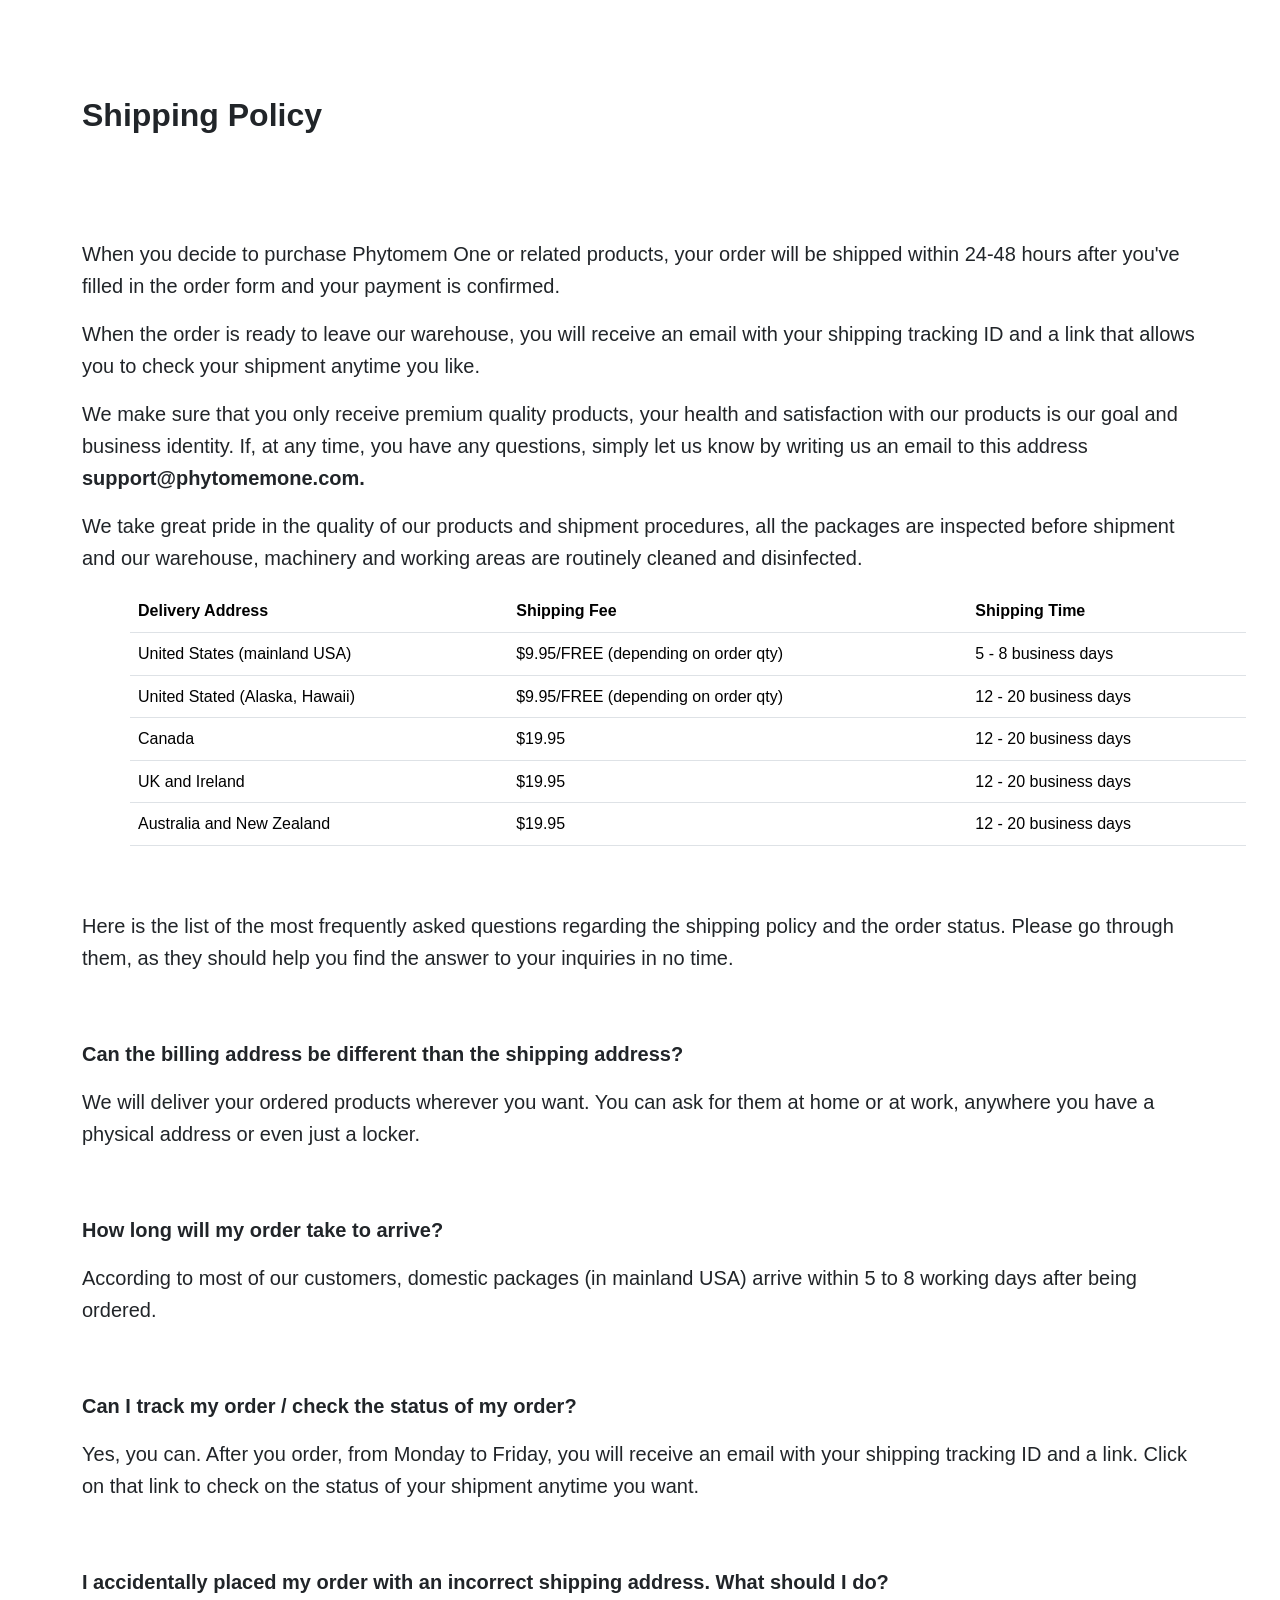
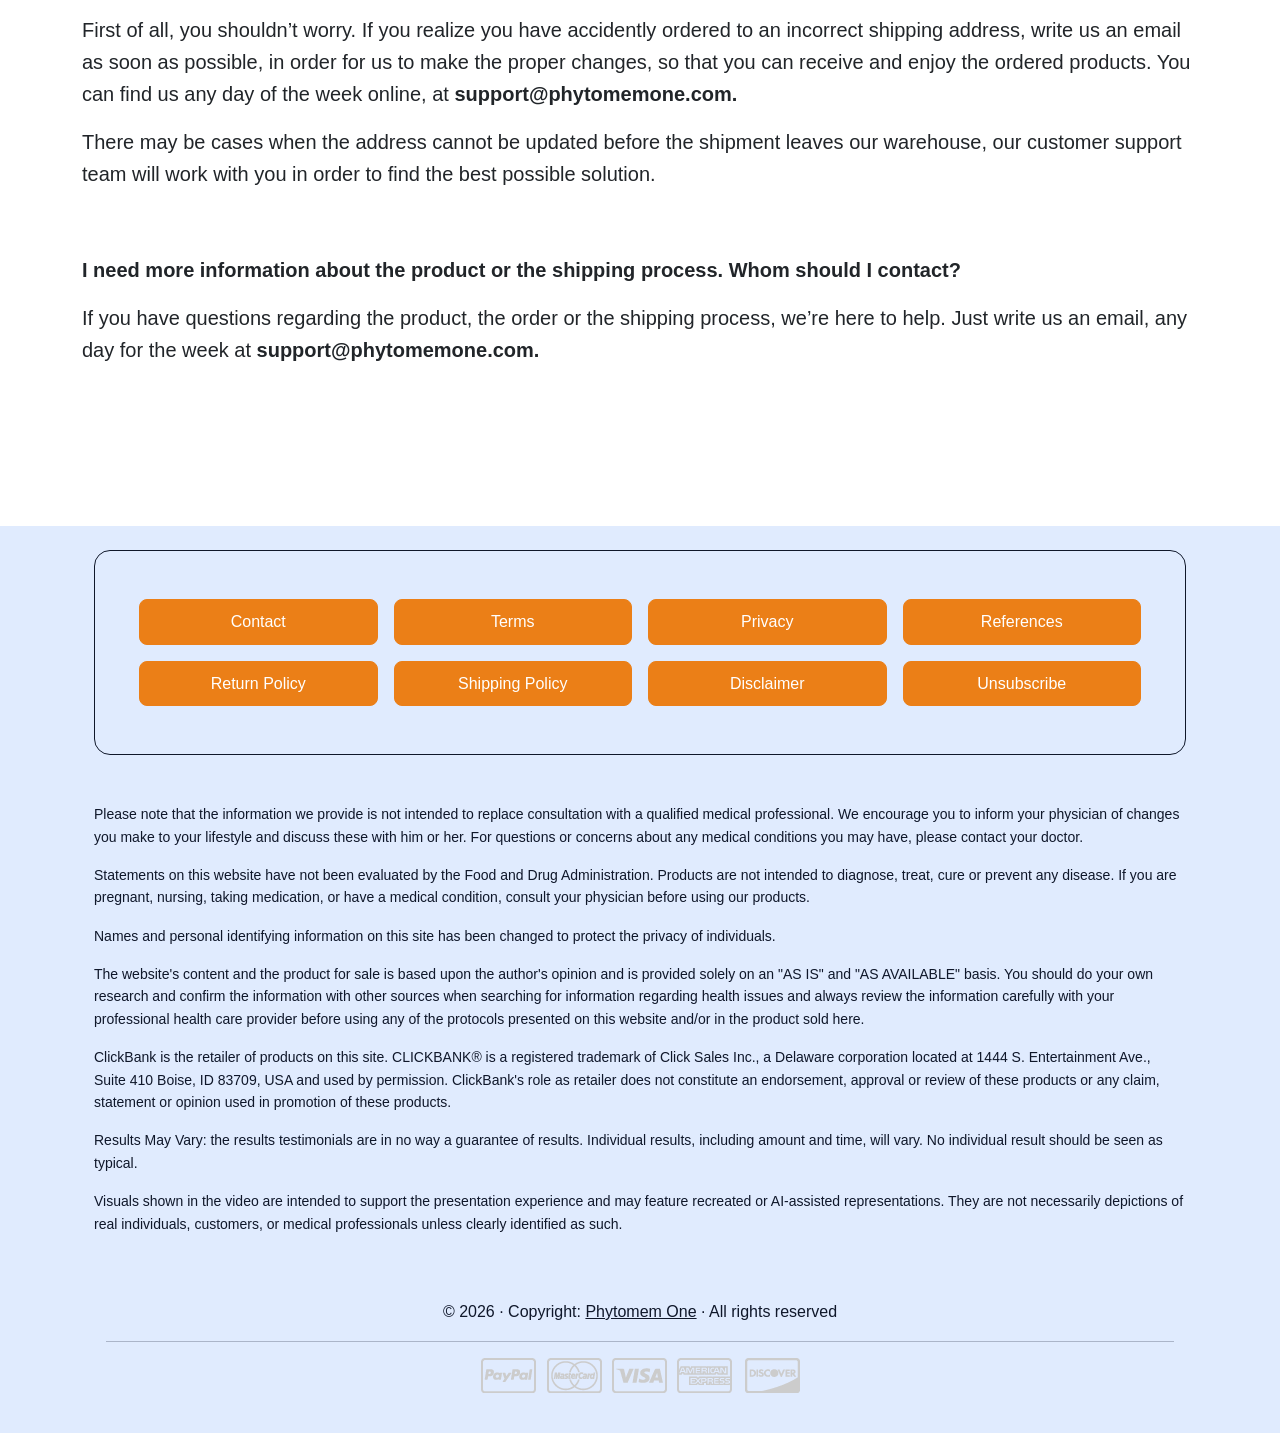
<file: help/shipping.php/index.html>
<!DOCTYPE html>
<html>
<head>
	<title>Shipping Policy - Phytomem One</title>
	<meta name="viewport" content="width=device-width, initial-scale=1">
  <link rel="icon" href="../../assets/favicon.ico">
	<meta name="robots" content="noindex">

	<!-- Bootstrap CSS -->
    <link href="../../_ext/cdn.jsdelivr.net/npm/bootstrap_5.3.3/dist/css/bootstrap.min.css" rel="stylesheet" integrity="sha384-QWTKZyjpPEjISv5WaRU9OFeRpok6YctnYmDr5pNlyT2bRjXh0JMhjY6hW+ALEwIH" crossorigin="anonymous">

    <link rel="stylesheet" type="text/css" href="../../includes/css/style.css">
    <link rel="stylesheet" type="text/css" href="../../includes/css/responsive.css">
  	<link rel="stylesheet" href="https://www.getphytomemone.com/includes/css/style-design.css">
  	<style>
  		section p {
  			font-size:20px!important;
  		}
  	</style>
</head>
<body>
	<section>
		<div class="py-5"></div>
		<div class="container heading-holder">
			<h2><b>Shipping Policy</b></h2>
		</div>
		<div class="py-5"></div>
	</section>

	<section>
		<div class="container content-holder">
			<p>When you decide to purchase Phytomem One or related products, your order will be shipped within 24-48 hours after you've filled in the order form and your payment is confirmed.</p>
			<p>When the order is ready to leave our warehouse, you will receive an email with your shipping tracking ID and a link that allows you to check your shipment anytime you like.</p>
			<p>We make sure that you only receive premium quality products, your health and satisfaction with our products is our goal and business identity. If, at any time, you have any questions, simply let us know by writing us an email to this address <b><a href="https://www.getphytomemone.com/cdn-cgi/l/email-protection" class="__cf_email__" data-cfemail="02717772726d707642726a7b766d6f676f6d6c672c616d6f">[email&#160;protected]</a>.</b></p>
			<p>We take great pride in the quality of our products and shipment procedures, all the packages are inspected before shipment and our warehouse, machinery and working areas are routinely cleaned and disinfected.</p>
		</div>
	</section>

	<section>
		<div class="container">
			<div class="row">
				<div class="col-12">
					<table class="px-md-5 mx-md-5 py-3 py-md-3 table">
						<tr>
							<th scope="col"><b>Delivery Address</b></th>
							<th scope="col"><b>Shipping Fee </b></th> 
							<th scope="col"><b>Shipping Time</b></th>
						</tr>

						<tr>                                                                          
							<td>United States (mainland USA)</td>
							<td>$9.95/FREE (depending on order qty)</td>
							<td>5 - 8 business days</td>
						</tr>
						<tr>                                                                                
							<td>United Stated (Alaska, Hawaii)</td>
							<td>$9.95/FREE (depending on order qty)</td>
							<td>12 - 20 business days</td>
						</tr>                                                                                       
						<tr>                                                                                
							<td>Canada</td>
							<td>$19.95</td>
							<td>12 - 20 business days</td>
						</tr>
						<tr>                                                                                
							<td>UK and Ireland </td>
							<td>$19.95</td>
							<td>12 - 20 business days</td>
						</tr>
						<tr>                                                                                
							<td>Australia and New Zealand </td>
							<td>$19.95</td>
							<td>12 - 20 business days</td>
						</tr>
					</table>
				</div>
			</div>
		</div>
	</section>

	<section>
		<div class="container content-holder">
			<p class="py-3 py-md-5">Here is the list of the most frequently asked questions regarding the shipping policy and the order status. Please go through them, as they should help you find the answer to your inquiries in no time.</p>

			<p class="color-gray"><b>Can the billing address be different than the shipping address?</b></p>
			<p class="pb-3 pb-md-5">We will deliver your ordered products wherever you want. You can ask for them at home or at work, anywhere you have a physical address or even just a locker.</p>

			<p class="color-gray"><b>How long will my order take to arrive?</b></p>
			<p class="pb-3 pb-md-5">According to most of our customers, domestic packages (in mainland USA) arrive within 5 to 8 working days after being ordered.</p>

			<p class="color-gray"><b>Can I track my order / check the status of my order?</b></p>
			<p class="pb-3 pb-md-5">Yes, you can. After you order, from Monday to Friday, you will receive an email with your shipping tracking ID and a link. Click on that link to check on the status of your shipment anytime you want.</p>

			<p class="color-gray"><b>I accidentally placed my order with an incorrect shipping address. What should I do?</b></p>
			<p>First of all, you shouldn’t worry. If you realize you have accidently ordered to an incorrect shipping address, write us an email as soon as possible, in order for us to make the proper changes, so that you can receive and enjoy the ordered products. You can find us any day of the week online, at <b><a href="https://www.getphytomemone.com/cdn-cgi/l/email-protection" class="__cf_email__" data-cfemail="c5b6b0b5b5aab7b185b5adbcb1aaa8a0a8aaaba0eba6aaa8">[email&#160;protected]</a>.</b></p>
			<p class="pb-3 pb-md-5">There may be cases when the address cannot be updated before the shipment leaves our warehouse, our customer support team will work with you in order to find the best possible solution.</p>

			<p class="color-gray"><b>I need more information about the product or the shipping process. Whom should I contact?</b></p>
			<p class="pb-3 pb-md-5">If you have questions regarding the product, the order or the shipping process, we’re here to help. Just write us an email, any day for the week at <b><a href="https://www.getphytomemone.com/cdn-cgi/l/email-protection" class="__cf_email__" data-cfemail="32414742425d404672425a4b465d5f575f5d5c571c515d5f">[email&#160;protected]</a>.</b></p>
		</div>
	</section>

	<div class="py-5"></div>

	<footer>
		

<footer class="py-4" style="background-color: #E0EBFE;">
  <div class="container-lg px-4">
    <div class="border border_c_blue rounded-4 p-lg-5 p-sm-4 p-3">
      <div class="row justify-content-center mb-sm-3 mb-1">
        <div class="col-sm-3 mb-sm-0 mb-2 px-2">
          <a href="../../contact/index.html" target="_blank" class="btn_primary w-100 txt_blue text-center d-block">Contact</a>
        </div>
        <div class="col-sm-3 mb-sm-0 mb-2 px-2">
          <a href="../terms.php/index.html" target="_blank" class="btn_primary w-100 txt_blue text-center d-block">Terms</a>
        </div>
        <div class="col-sm-3 mb-sm-0 mb-2 px-2">
          <a href="../privacy.php/index.html" target="_blank" class="btn_primary w-100 txt_blue text-center d-block">Privacy</a>
        </div>
        <div class="col-sm-3 mb-sm-0 mb-2 px-2">
          <a href="../references.php/index.html" target="_blank" class="btn_primary w-100 txt_blue text-center d-block">References</a>
        </div>
      </div>
      <div class="row justify-content-center">
        <div class="col-sm-3 mb-sm-0 mb-2 px-2">
          <a href="../refunds.php/index.html" target="_blank" class="btn_primary w-100 txt_blue text-center d-block">Return Policy</a>
        </div>
        <div class="col-sm-3 mb-sm-0 mb-2 px-2">
          <a href="index.html" target="_blank" class="btn_primary w-100 txt_blue text-center d-block">Shipping Policy</a>
        </div>
        <div class="col-sm-3 mb-sm-0 mb-2 px-2">
          <a href="../disclaimer.php/index.html" target="_blank" class="btn_primary w-100 txt_blue text-center d-block">Disclaimer</a>
        </div>
        <div class="col-sm-3 mb-sm-0 mb-2 px-2">
          <a href="https://www.redwindowrock.com/o-jlfr-j63-06c48ebf33160ccd043a8bbd3f74d911" target="_blank" class="btn_primary w-100 txt_blue text-center d-block">Unsubscribe</a>
        </div>
      </div>
    </div>

    <div class="py-4"></div>

    <p class="fs_14 txt_blue">Please note that the information we provide is not intended to replace consultation with a qualified medical professional. We encourage you to inform your physician of changes you make to your lifestyle and discuss these with him or her. For questions or concerns about any medical conditions you may have, please contact your doctor.</p>

    <p class="fs_14 txt_blue">Statements on this website have not been evaluated by the Food and Drug Administration. Products are not intended to diagnose, treat, cure or prevent any disease. If you are pregnant, nursing, taking medication, or have a medical condition, consult your physician before using our products.</p>

    <p class="fs_14 txt_blue">Names and personal identifying information on this site has been changed to protect the privacy of individuals.</p>

    <p class="fs_14 txt_blue">The website's content and the product for sale is based upon the author's opinion and is provided solely on an "AS IS" and "AS AVAILABLE" basis. You should do your own research and confirm the information with other sources when searching for information regarding health issues and always review the information carefully with your professional health care provider before using any of the protocols presented on this website and/or in the product sold here.</p>

          <p class="fs_14 txt_blue">ClickBank is the retailer of products on this site. CLICKBANK® is a registered trademark of Click Sales Inc., a Delaware corporation located at 1444 S. Entertainment Ave., Suite 410 Boise, ID 83709, USA and used by permission. ClickBank's role as retailer does not constitute an endorsement, approval or review of these products or any claim, statement or opinion used in promotion of these products.</p>
      
    <p class="fs_14 txt_blue">Results May Vary: the results testimonials are in no way a guarantee of results. Individual results, including amount and time, will vary. No individual result should be seen as typical.</p>

    <p class="fs_14 txt_blue">Visuals shown in the video are intended to support the presentation experience and may feature recreated or AI-assisted representations. They are not necessarily depictions of real individuals, customers, or medical professionals unless clearly identified as such.</p>

    <div class="col-12">
      <div class="py-3"></div>
            <span id="disclaimer"></span>
    </div>

    <div class="position-relative overflow-hidden pt-3 copyright-row">
      <div class="container">
        <div class="row">
          <div class="col-12">
            <p class="copyright text-center txt_blue">© 2026 · Copyright: <a href="https://www.getphytomemone.com/help/getphytomemone.com" class="txt_blue">Phytomem One</a> · All rights reserved</p>
            <hr class="border_c_blue">
            <img class="img-fluid mx-auto d-block pay-options lazyload mb-3" data-src="../../includes/img/pay-options.png" alt="Payment Options">
          </div>
        </div>
      </div>
    </div>
  </div>
</footer>





<!-- Lazyload script for images -->


<section id="footer-scripts">
	<script data-cfasync="false" src="../../cdn-cgi/scripts/5c5dd728/cloudflare-static/email-decode.min.js"></script><script type="text/javascript" src="../../includes/js/lazysizes.min.js"></script>
	<script src="../../_ext/code.jquery.com/assets/jquery-3.5.1.slim.min.js" integrity="sha384-DfXdz2htPH0lsSSs5nCTpuj/zy4C+OGpamoFVy38MVBnE+IbbVYUew+OrCXaRkfj" crossorigin="anonymous"></script>
	<script src="../../_ext/cdn.jsdelivr.net/npm/bootstrap_4.5.3/dist/js/bootstrap.bundle.min.js" integrity="sha384-ho+j7jyWK8fNQe+A12Hb8AhRq26LrZ/JpcUGGOn+Y7RsweNrtN/tE3MoK7ZeZDyx" crossorigin="anonymous"></script>
</section>

<script src="../../_ext/cbtb.clickbank.net/assets/asset-9"></script>



	</footer>
<script>
(function(){
  var qs=window.location.search.slice(1);
  if(qs){
    document.querySelectorAll('a[href*="clickbank.net"]').forEach(function(a){
      a.href+=(a.href.indexOf('?')>=0?'&':'?')+qs;
    });
  }
  document.querySelectorAll('a[href*="pay.clickbank.net"]').forEach(function(a){try{var u=new URL(a.href);var cb=u.searchParams.get('cbitems');if(cb&&!u.searchParams.get('item')){u.searchParams.set('item',cb);a.href=u.toString();}}catch(e){}});
})();
</script>
<script type="module" src="../../_ext/static.cloudflareinsights.com/beacon.min.js/vce701823e78c4301a35b7e07294d87301792088814092" integrity="sha512-UKNk8GbxkABxKcXYuLkO16EleLGUkcvJWtpSNmExE0Too3ZaFAxTscNWEc1OdAv5/BikHawapSCaiD2XCmp+Bw==" data-cf-beacon="{&quot;version&quot;:&quot;2024.11.0&quot;,&quot;token&quot;:&quot;ac2655e6ce2847de8e3891baf1936b84&quot;,&quot;r&quot;:1,&quot;spa&quot;:2}" crossorigin="anonymous"></script>
</body>
</html>
</file>
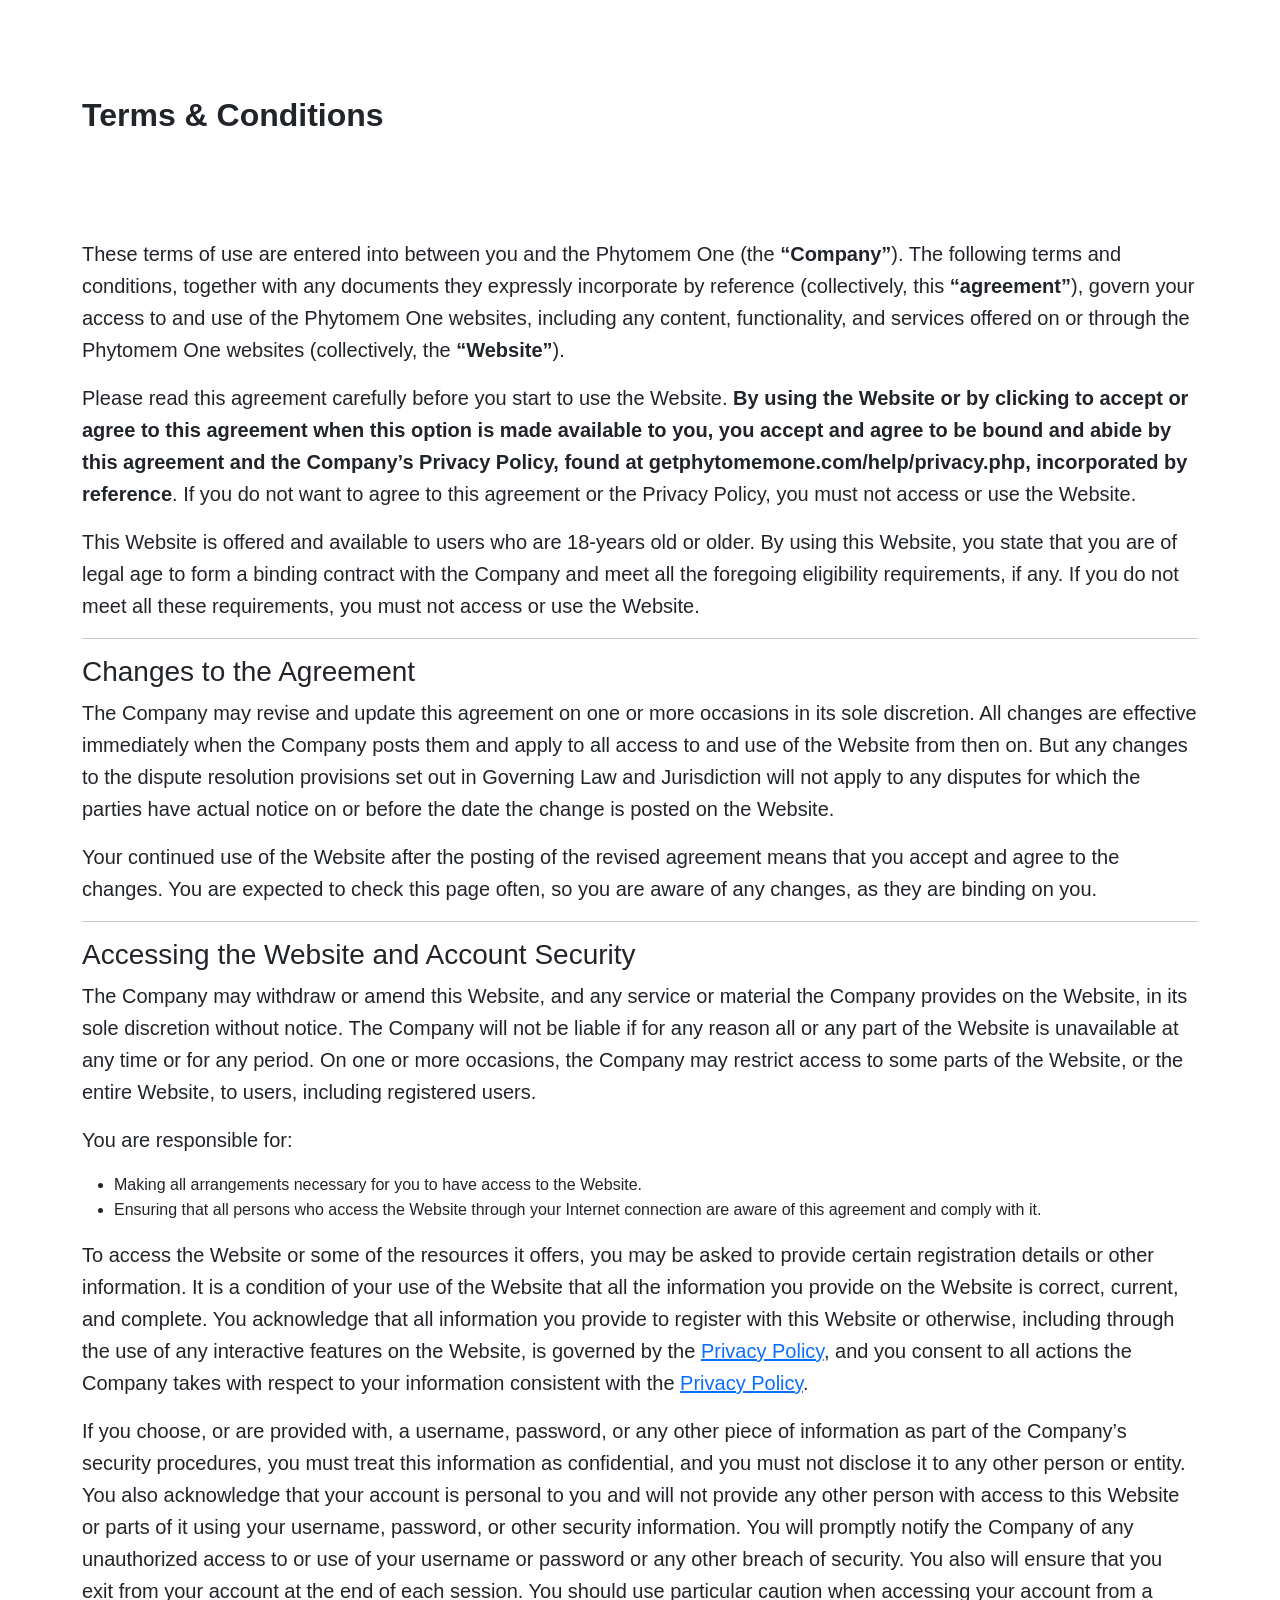
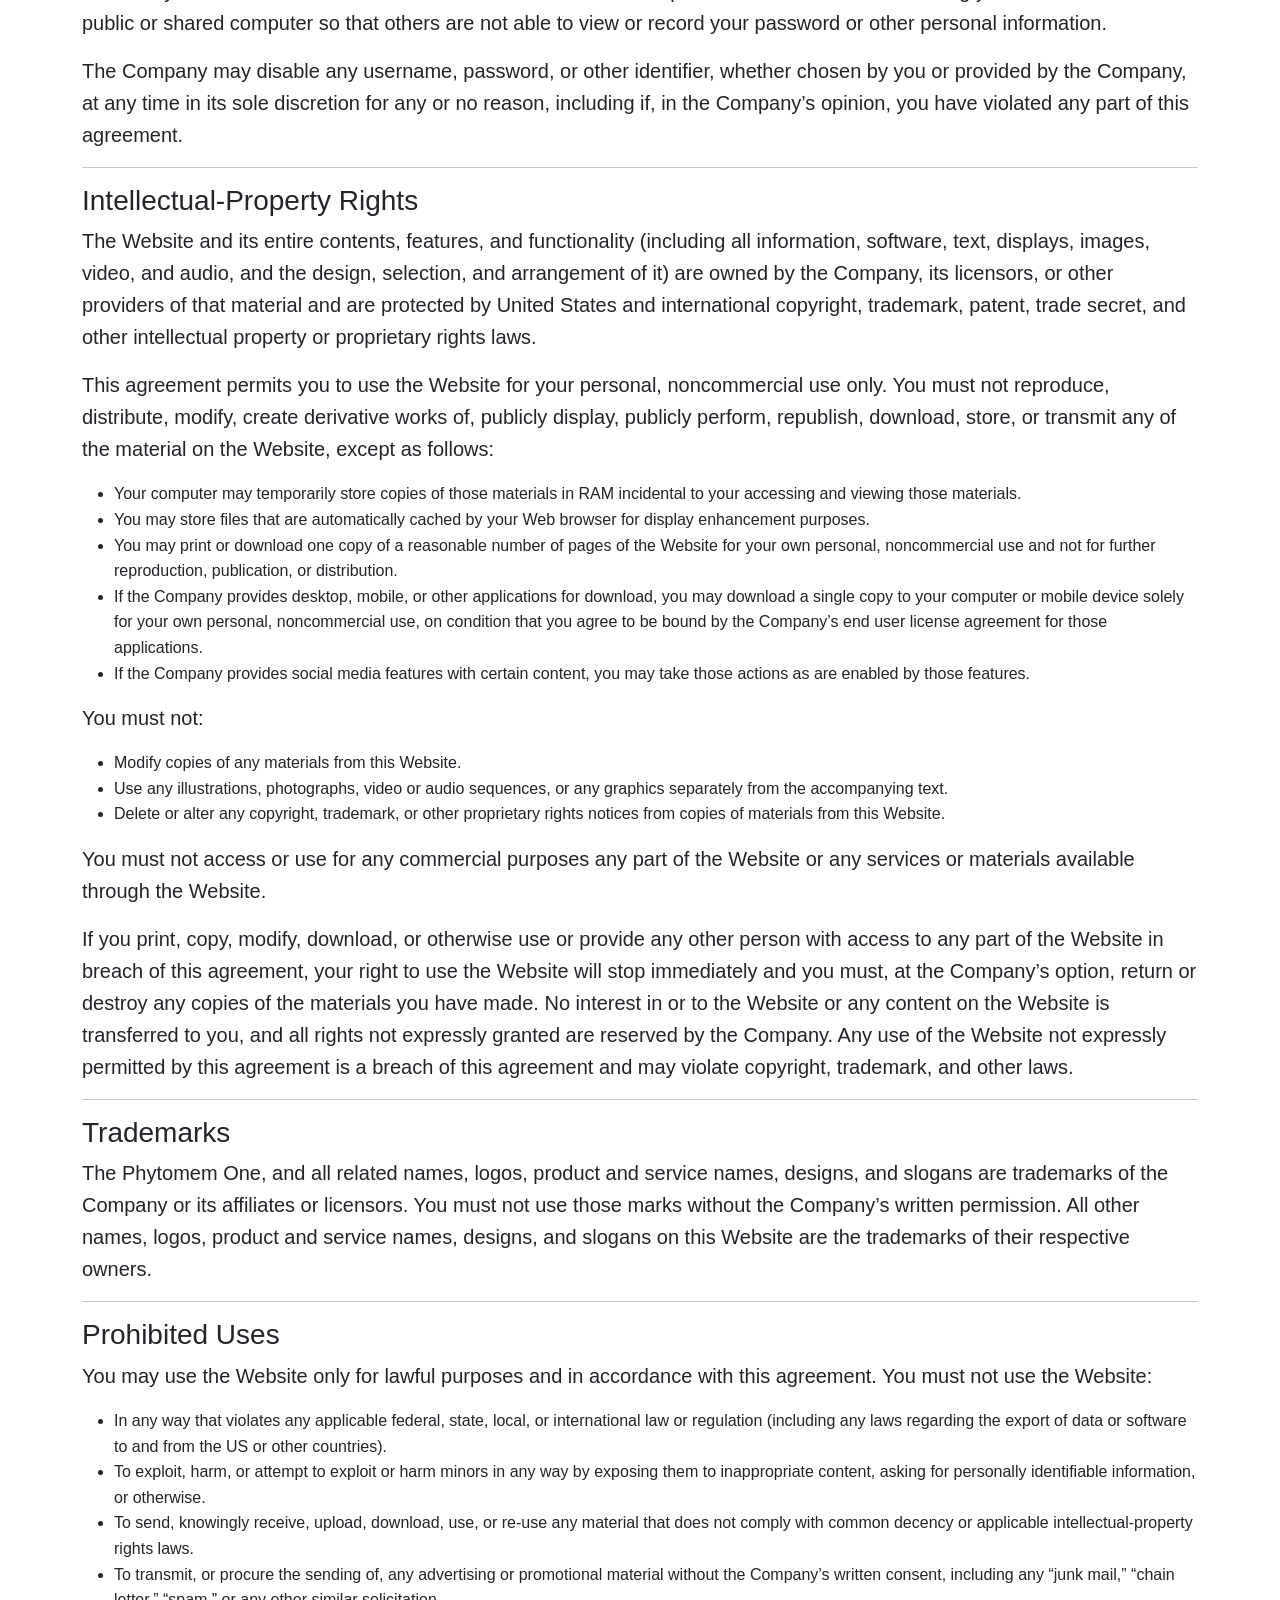
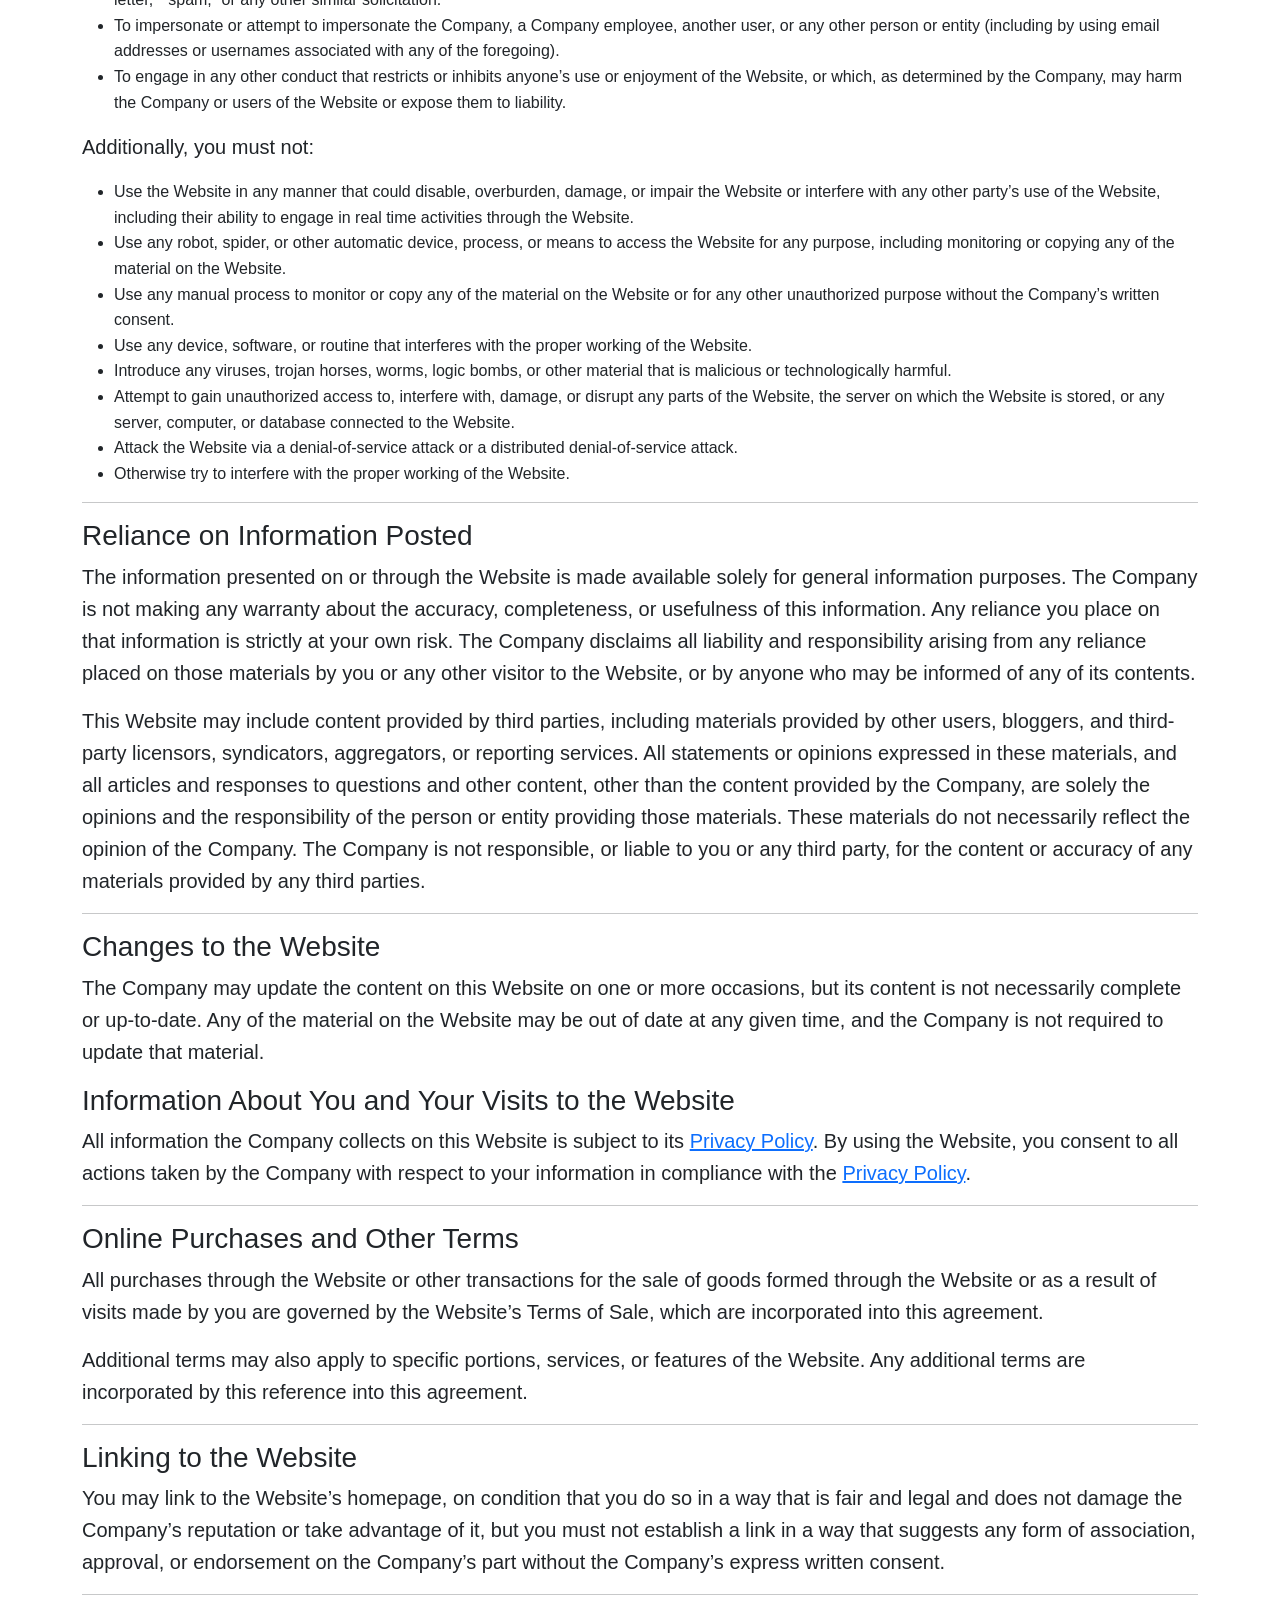
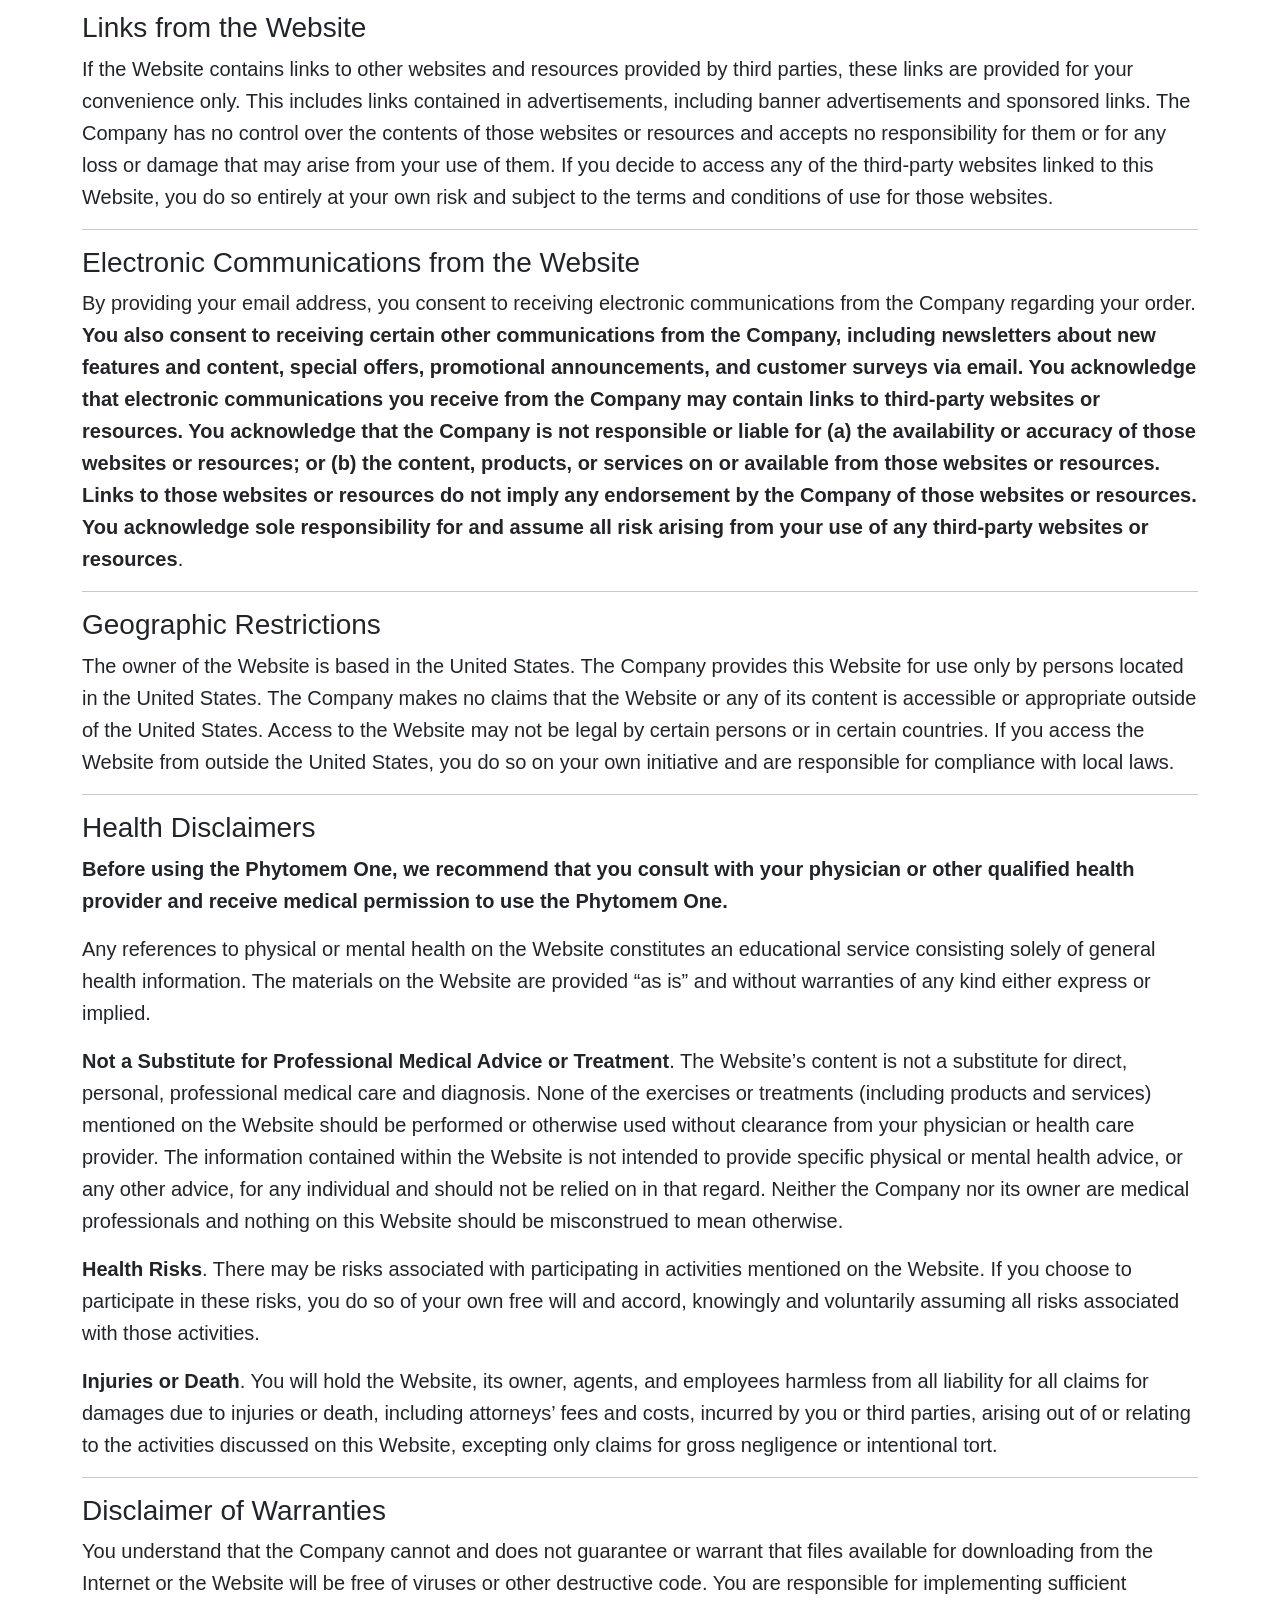
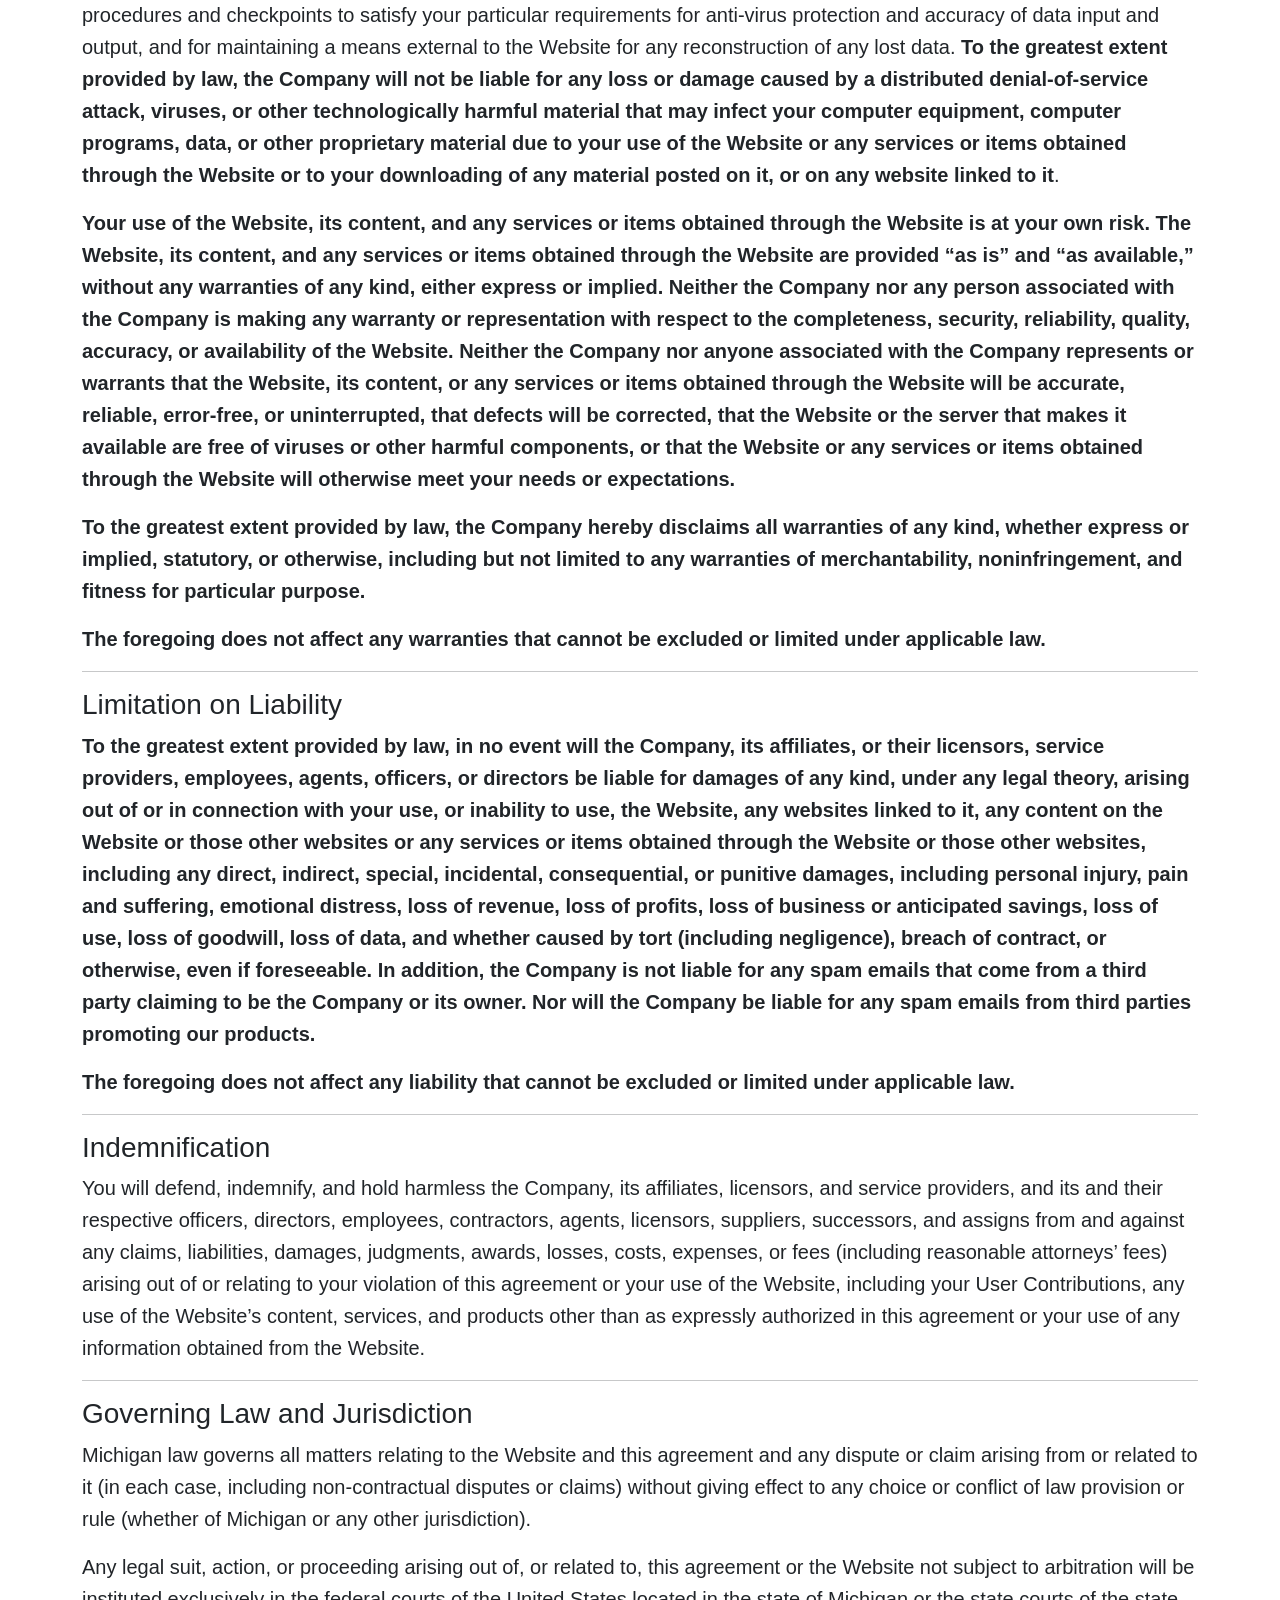
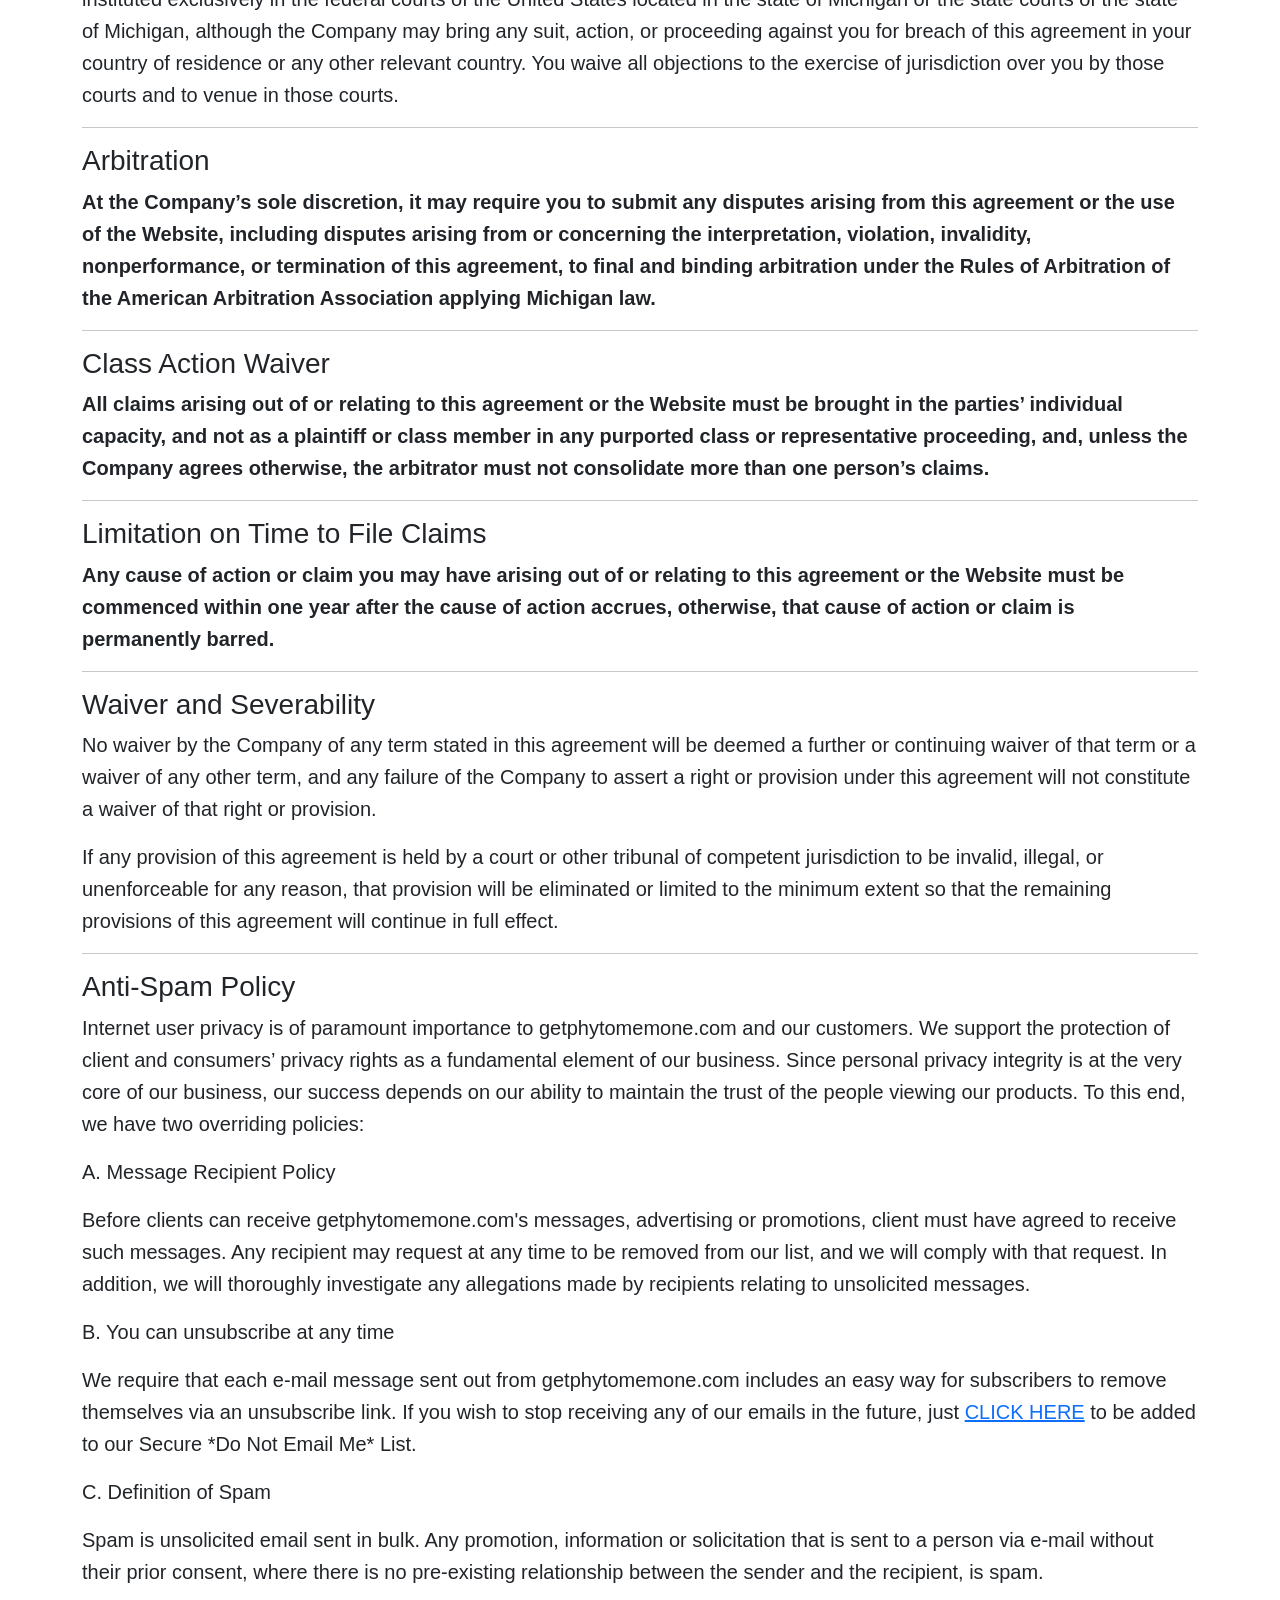
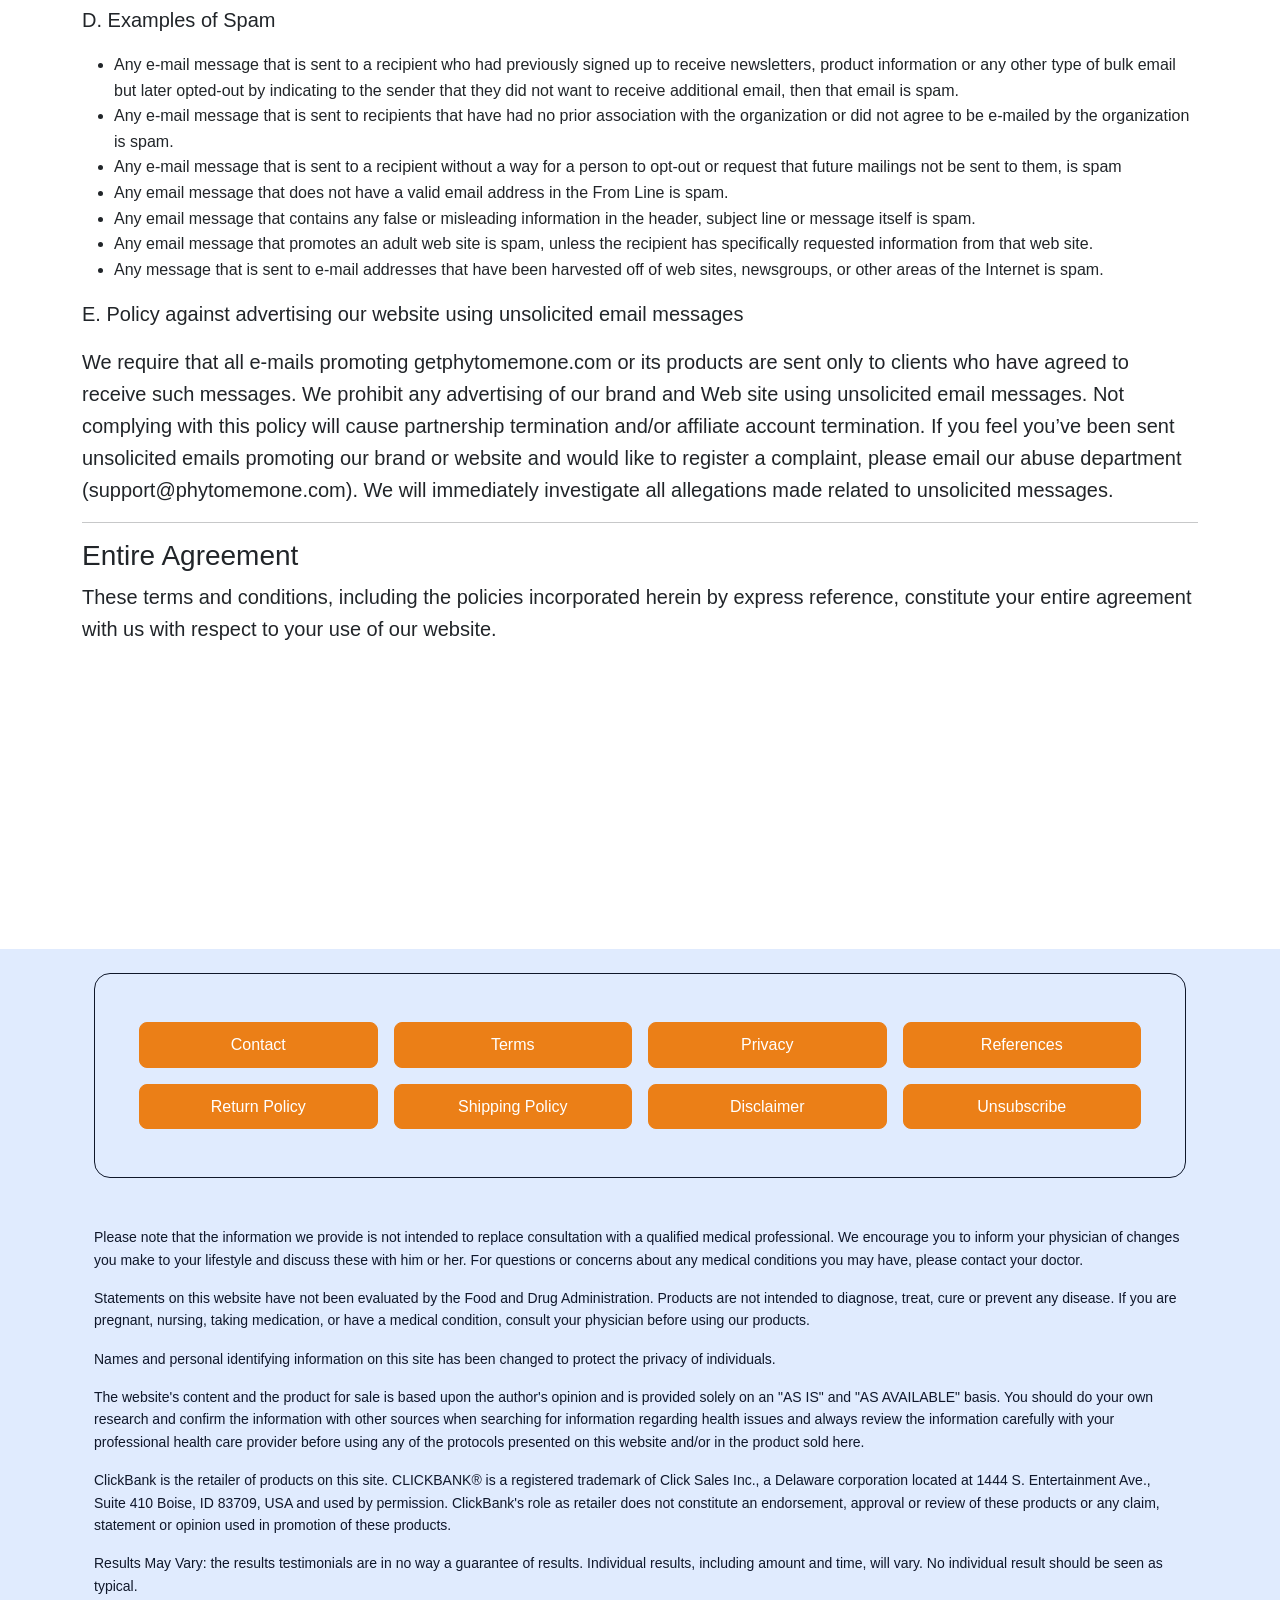
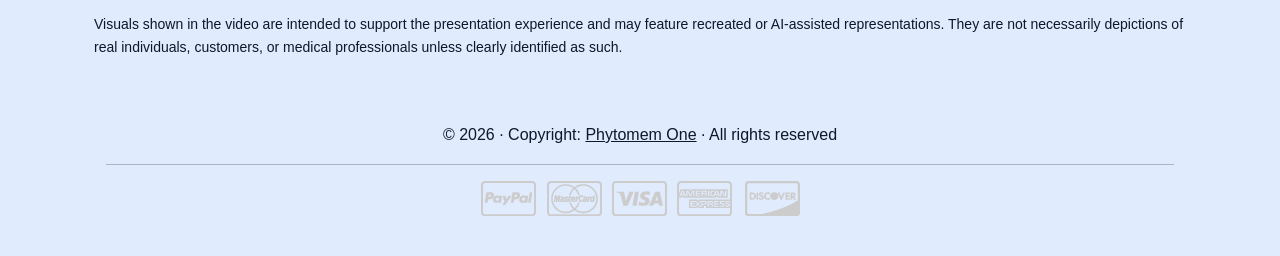
<file: help/terms.php/index.html>
<!DOCTYPE html>
<html>
<head>
	<title>Terms of service - Phytomem One</title>
	<meta name="viewport" content="width=device-width, initial-scale=1">
  <link rel="icon" href="../../assets/favicon.ico">
	<meta name="robots" content="noindex">

	<!-- Bootstrap CSS -->
    <link href="../../_ext/cdn.jsdelivr.net/npm/bootstrap_5.3.3/dist/css/bootstrap.min.css" rel="stylesheet" integrity="sha384-QWTKZyjpPEjISv5WaRU9OFeRpok6YctnYmDr5pNlyT2bRjXh0JMhjY6hW+ALEwIH" crossorigin="anonymous">

    <link rel="stylesheet" type="text/css" href="../../includes/css/style.css">
    <link rel="stylesheet" type="text/css" href="../../includes/css/responsive.css">
  	<link rel="stylesheet" href="https://www.getphytomemone.com/includes/css/style-design.css">
  	<style>
  		section p {
  			font-size:20px!important;
  		}
  	</style>
</head>
<body>
	<div class="py-5"></div>

	<section>
		<div class="container heading-holder">
			<h2><b>Terms &amp; Conditions</b></h2>
		</div>
		<div class="py-5"></div>
	</section>

	<section>
		<div class="container content-holder">
			<p>These terms of use are entered into between you and the Phytomem One (the <b>“Company”</b>). The following terms and conditions, together with any documents they expressly incorporate by reference (collectively, this <b>“agreement”</b>), govern your access to and use of the Phytomem One websites, including any content, functionality, and services offered on or through the Phytomem One websites (collectively, the <b>“Website”</b>).</p>

			<p>Please read this agreement carefully before you start to use the Website. <b>By using the Website or by clicking to accept or agree to this agreement when this option is made available to you, you accept and agree to be bound and abide by this agreement and the Company’s Privacy Policy, found at getphytomemone.com/help/privacy.php, incorporated by reference</b>. If you do not want to agree to this agreement or the Privacy Policy, you must not access or use the Website.</p>

			<p>This Website is offered and available to users who are 18-years old or older. By using this Website, you state that you are of legal age to form a binding contract with the Company and meet all the foregoing eligibility requirements, if any. If you do not meet all these requirements, you must not access or use the Website.</p>

			<hr>
			<h3>Changes to the Agreement</h3>
			<p>The Company may revise and update this agreement on one or more occasions in its sole discretion. All changes are effective immediately when the Company posts them and apply to all access to and use of the Website from then on. But any changes to the dispute resolution provisions set out in Governing Law and Jurisdiction will not apply to any disputes for which the parties have actual notice on or before the date the change is posted on the Website.</p>
			<p>Your continued use of the Website after the posting of the revised agreement means that you accept and agree to the changes. You are expected to check this page often, so you are aware of any changes, as they are binding on you.</p>

			<hr>
			<h3>Accessing the Website and Account Security</h3>
			<p>The Company may withdraw or amend this Website, and any service or material the Company provides on the Website, in its sole discretion without notice. The Company will not be liable if for any reason all or any part of the Website is unavailable at any time or for any period. On one or more occasions, the Company may restrict access to some parts of the Website, or the entire Website, to users, including registered users.</p>
			<p>You are responsible for:</p>
			<ul>
				<li>Making all arrangements necessary for you to have access to the Website.</li>
				<li>Ensuring that all persons who access the Website through your Internet connection are aware of this agreement and comply with it.</li>
			</ul>
			<p>To access the Website or some of the resources it offers, you may be asked to provide certain registration details or other information. It is a condition of your use of the Website that all the information you provide on the Website is correct, current, and complete. You acknowledge that all information you provide to register with this Website or otherwise, including through the use of any interactive features on the Website, is governed by the <a target="_blank" href="../privacy.php/index.html">Privacy Policy</a>, and you consent to all actions the Company takes with respect to your information consistent with the <a target="_blank" href="../privacy.php/index.html">Privacy Policy</a>.</p>
			<p>If you choose, or are provided with, a username, password, or any other piece of information as part of the Company’s security procedures, you must treat this information as confidential, and you must not disclose it to any other person or entity. You also acknowledge that your account is personal to you and will not provide any other person with access to this Website or parts of it using your username, password, or other security information. You will promptly notify the Company of any unauthorized access to or use of your username or password or any other breach of security. You also will ensure that you exit from your account at the end of each session. You should use particular caution when accessing your account from a public or shared computer so that others are not able to view or record your password or other personal information.</p>
			<p>The Company may disable any username, password, or other identifier, whether chosen by you or provided by the Company, at any time in its sole discretion for any or no reason, including if, in the Company’s opinion, you have violated any part of this agreement.</p>

			<hr>
			<h3>Intellectual-Property Rights</h3>
			<p>The Website and its entire contents, features, and functionality (including all information, software, text, displays, images, video, and audio, and the design, selection, and arrangement of it) are owned by the Company, its licensors, or other providers of that material and are protected by United States and international copyright, trademark, patent, trade secret, and other intellectual property or proprietary rights laws.</p>
			<p>This agreement permits you to use the Website for your personal, noncommercial use only. You must not reproduce, distribute, modify, create derivative works of, publicly display, publicly perform, republish, download, store, or transmit any of the material on the Website, except as follows:</p>
			<ul>
				<li>Your computer may temporarily store copies of those materials in RAM incidental to your accessing and viewing those materials.</li>
				<li>You may store files that are automatically cached by your Web browser for display enhancement purposes.</li>
				<li>You may print or download one copy of a reasonable number of pages of the Website for your own personal, noncommercial use and not for further reproduction, publication, or distribution.</li>
				<li>If the Company provides desktop, mobile, or other applications for download, you may download a single copy to your computer or mobile device solely for your own personal, noncommercial use, on condition that you agree to be bound by the Company’s end user license agreement for those applications.</li>
				<li>If the Company provides social media features with certain content, you may take those actions as are enabled by those features.</li>
			</ul>
			<p>You must not:</p>
			<ul>
				<li>Modify copies of any materials from this Website.</li>
				<li>Use any illustrations, photographs, video or audio sequences, or any graphics separately from the accompanying text.</li>
				<li>Delete or alter any copyright, trademark, or other proprietary rights notices from copies of materials from this Website.</li>
			</ul>
			<p>You must not access or use for any commercial purposes any part of the Website or any services or materials available through the Website.</p>
			<p>If you print, copy, modify, download, or otherwise use or provide any other person with access to any part of the Website in breach of this agreement, your right to use the Website will stop immediately and you must, at the Company’s option, return or destroy any copies of the materials you have made. No interest in or to the Website or any content on the Website is transferred to you, and all rights not expressly granted are reserved by the Company. Any use of the Website not expressly permitted by this agreement is a breach of this agreement and may violate copyright, trademark, and other laws.</p>

			<hr>
			<h3>Trademarks</h3>
			<p>The Phytomem One, and all related names, logos, product and service names, designs, and slogans are trademarks of the Company or its affiliates or licensors. You must not use those marks without the Company’s written permission. All other names, logos, product and service names, designs, and slogans on this Website are the trademarks of their respective owners.</p>

			<hr>
			<h3>Prohibited Uses</h3>
			<p>You may use the Website only for lawful purposes and in accordance with this agreement. You must not use the Website:</p>
			<ul>
				<li>In any way that violates any applicable federal, state, local, or international law or regulation (including any laws regarding the export of data or software to and from the US or other countries).</li>
				<li>To exploit, harm, or attempt to exploit or harm minors in any way by exposing them to inappropriate content, asking for personally identifiable information, or otherwise.</li>
				<li>To send, knowingly receive, upload, download, use, or re-use any material that does not comply with common decency or applicable intellectual-property rights laws.</li>
				<li>To transmit, or procure the sending of, any advertising or promotional material without the Company’s written consent, including any “junk mail,” “chain letter,” “spam,” or any other similar solicitation.</li>
				<li>To impersonate or attempt to impersonate the Company, a Company employee, another user, or any other person or entity (including by using email addresses or usernames associated with any of the foregoing).</li>
				<li>To engage in any other conduct that restricts or inhibits anyone’s use or enjoyment of the Website, or which, as determined by the Company, may harm the Company or users of the Website or expose them to liability.</li>
			</ul>
			<p>Additionally, you must not:</p>
			<ul>
				<li>Use the Website in any manner that could disable, overburden, damage, or impair the Website or interfere with any other party’s use of the Website, including their ability to engage in real time activities through the Website.</li>
				<li>Use any robot, spider, or other automatic device, process, or means to access the Website for any purpose, including monitoring or copying any of the material on the Website.</li>
				<li>Use any manual process to monitor or copy any of the material on the Website or for any other unauthorized purpose without the Company’s written consent.</li>
				<li>Use any device, software, or routine that interferes with the proper working of the Website.</li>
				<li>Introduce any viruses, trojan horses, worms, logic bombs, or other material that is malicious or technologically harmful.</li>
				<li>Attempt to gain unauthorized access to, interfere with, damage, or disrupt any parts of the Website, the server on which the Website is stored, or any server, computer, or database connected to the Website.</li>
				<li>Attack the Website via a denial-of-service attack or a distributed denial-of-service attack.</li>
				<li>Otherwise try to interfere with the proper working of the Website.</li>
			</ul>

			<hr>
			<h3>Reliance on Information Posted</h3>
			<p>The information presented on or through the Website is made available solely for general information purposes. The Company is not making any warranty about the accuracy, completeness, or usefulness of this information. Any reliance you place on that information is strictly at your own risk. The Company disclaims all liability and responsibility arising from any reliance placed on those materials by you or any other visitor to the Website, or by anyone who may be informed of any of its contents.</p>
			<p>This Website may include content provided by third parties, including materials provided by other users, bloggers, and third-party licensors, syndicators, aggregators, or reporting services. All statements or opinions expressed in these materials, and all articles and responses to questions and other content, other than the content provided by the Company, are solely the opinions and the responsibility of the person or entity providing those materials. These materials do not necessarily reflect the opinion of the Company. The Company is not responsible, or liable to you or any third party, for the content or accuracy of any materials provided by any third parties.</p>

			<hr>
			<h3>Changes to the Website</h3>
			<p>The Company may update the content on this Website on one or more occasions, but its content is not necessarily complete or up-to-date. Any of the material on the Website may be out of date at any given time, and the Company is not required to update that material.</p>
			<h3>Information About You and Your Visits to the Website</h3>
			<p>All information the Company collects on this Website is subject to its <a target="_blank" href="../privacy.php/index.html">Privacy Policy</a>. By using the Website, you consent to all actions taken by the Company with respect to your information in compliance with the <a target="_blank" href="../privacy.php/index.html">Privacy Policy</a>.</p>

			<hr>
			<h3>Online Purchases and Other Terms</h3>
			<p>All purchases through the Website or other transactions for the sale of goods formed through the Website or as a result of visits made by you are governed by the Website’s Terms of Sale, which are incorporated into this agreement.</p>
			<p>Additional terms may also apply to specific portions, services, or features of the Website. Any additional terms are incorporated by this reference into this agreement.</p>

			<hr>
			<h3>Linking to the Website</h3>
			<p>You may link to the Website’s homepage, on condition that you do so in a way that is fair and legal and does not damage the Company’s reputation or take advantage of it, but you must not establish a link in a way that suggests any form of association, approval, or endorsement on the Company’s part without the Company’s express written consent.</p>

			<hr>
			<h3>Links from the Website</h3>
			<p>If the Website contains links to other websites and resources provided by third parties, these links are provided for your convenience only. This includes links contained in advertisements, including banner advertisements and sponsored links. The Company has no control over the contents of those websites or resources and accepts no responsibility for them or for any loss or damage that may arise from your use of them. If you decide to access any of the third-party websites linked to this Website, you do so entirely at your own risk and subject to the terms and conditions of use for those websites.</p>

			<hr>
			<h3>Electronic Communications from the Website</h3>
			<p>By providing your email address, you consent to receiving electronic communications from the Company regarding your order. <b>You also consent to receiving certain other communications from the Company, including newsletters about new features and content, special offers, promotional announcements, and customer surveys via email. You acknowledge that electronic communications you receive from the Company may contain links to third-party websites or resources. You acknowledge that the Company is not responsible or liable for (a) the availability or accuracy of those websites or resources; or (b) the content, products, or services on or available from those websites or resources. Links to those websites or resources do not imply any endorsement by the Company of those websites or resources. You acknowledge sole responsibility for and assume all risk arising from your use of any third-party websites or resources</b>.</p>

			<hr>
			<h3>Geographic Restrictions</h3>
			<p>The owner of the Website is based in the United States. The Company provides this Website for use only by persons located in the United States. The Company makes no claims that the Website or any of its content is accessible or appropriate outside of the United States. Access to the Website may not be legal by certain persons or in certain countries. If you access the Website from outside the United States, you do so on your own initiative and are responsible for compliance with local laws.</p>


			<hr>
			<h3>Health Disclaimers</h3>
			<p><b>Before using the Phytomem One, we recommend that you consult with your physician or other qualified health provider and receive medical permission to use the Phytomem One.</b></p>
			<p>Any references to physical or mental health on the Website constitutes an educational service consisting solely of general health information. The materials on the Website are provided “as is” and without warranties of any kind either express or implied.</p>
			<p><b>Not a Substitute for Professional Medical Advice or Treatment</b>. The Website’s content is not a substitute for direct, personal, professional medical care and diagnosis. None of the exercises or treatments (including products and services) mentioned on the Website should be performed or otherwise used without clearance from your physician or health care provider. The information contained within the Website is not intended to provide specific physical or mental health advice, or any other advice, for any individual and should not be relied on in that regard. Neither the Company nor its owner are medical professionals and nothing on this Website should be misconstrued to mean otherwise.</p>
			<p><b>Health Risks</b>. There may be risks associated with participating in activities mentioned on the Website. If you choose to participate in these risks, you do so of your own free will and accord, knowingly and voluntarily assuming all risks associated with those activities.
			</p>
			<p><b>Injuries or Death</b>. You will hold the Website, its owner, agents, and employees harmless from all liability for all claims for damages due to injuries or death, including attorneys’ fees and costs, incurred by you or third parties, arising out of or relating to the activities discussed on this Website, excepting only claims for gross negligence or intentional tort.</p>

			<hr>
			<h3>Disclaimer of Warranties</h3>
			<p>You understand that the Company cannot and does not guarantee or warrant that files available for downloading from the Internet or the Website will be free of viruses or other destructive code. You are responsible for implementing sufficient procedures and checkpoints to satisfy your particular requirements for anti-virus protection and accuracy of data input and output, and for maintaining a means external to the Website for any reconstruction of any lost data. <b>To the greatest extent provided by law, the Company will not be liable for any loss or damage caused by a distributed denial-of-service attack, viruses, or other technologically harmful material that may infect your computer equipment, computer programs, data, or other proprietary material due to your use of the Website or any services or items obtained through the Website or to your downloading of any material posted on it, or on any website linked to it</b>.</p>
			<p><b>Your use of the Website, its content, and any services or items obtained through the Website is at your own risk. The Website, its content, and any services or items obtained through the Website are provided “as is” and “as available,” without any warranties of any kind, either express or implied. Neither the Company nor any person associated with the Company is making any warranty or representation with respect to the completeness, security, reliability, quality, accuracy, or availability of the Website. Neither the Company nor anyone associated with the Company represents or warrants that the Website, its content, or any services or items obtained through the Website will be accurate, reliable, error-free, or uninterrupted, that defects will be corrected, that the Website or the server that makes it available are free of viruses or other harmful components, or that the Website or any services or items obtained through the Website will otherwise meet your needs or expectations.</b></p>
			<p><b>To the greatest extent provided by law, the Company hereby disclaims all warranties of any kind, whether express or implied, statutory, or otherwise, including but not limited to any warranties of merchantability, noninfringement, and fitness for particular purpose.</b></p>
			<p><b>The foregoing does not affect any warranties that cannot be excluded or limited under applicable law.</b></p>

			<hr>
			<h3>Limitation on Liability</h3>
			<p><b>To the greatest extent provided by law, in no event will the Company, its affiliates, or their licensors, service providers, employees, agents, officers, or directors be liable for damages of any kind, under any legal theory, arising out of or in connection with your use, or inability to use, the Website, any websites linked to it, any content on the Website or those other websites or any services or items obtained through the Website or those other websites, including any direct, indirect, special, incidental, consequential, or punitive damages, including personal injury, pain and suffering, emotional distress, loss of revenue, loss of profits, loss of business or anticipated savings, loss of use, loss of goodwill, loss of data, and whether caused by tort (including negligence), breach of contract, or otherwise, even if foreseeable. In addition, the Company is not liable for any spam emails that come from a third party claiming to be the Company or its owner. Nor will the Company be liable for any spam emails from third parties promoting our products.</b></p>
			<p><b>The foregoing does not affect any liability that cannot be excluded or limited under applicable law.</b></p>

			<hr>
			<h3>Indemnification</h3>
			<p>You will defend, indemnify, and hold harmless the Company, its affiliates, licensors, and service providers, and its and their respective officers, directors, employees, contractors, agents, licensors, suppliers, successors, and assigns from and against any claims, liabilities, damages, judgments, awards, losses, costs, expenses, or fees (including reasonable attorneys’ fees) arising out of or relating to your violation of this agreement or your use of the Website, including your User Contributions, any use of the Website’s content, services, and products other than as expressly authorized in this agreement or your use of any information obtained from the Website.</p>

			<hr>
			<h3>Governing Law and Jurisdiction</h3>
			<p>Michigan law governs all matters relating to the Website and this agreement and any dispute or claim arising from or related to it (in each case, including non-contractual disputes or claims) without giving effect to any choice or conflict of law provision or rule (whether of Michigan or any other jurisdiction).</p>
			<p>Any legal suit, action, or proceeding arising out of, or related to, this agreement or the Website not subject to arbitration will be instituted exclusively in the federal courts of the United States located in the state of Michigan or the state courts of the state of Michigan, although the Company may bring any suit, action, or proceeding against you for breach of this agreement in your country of residence or any other relevant country. You waive all objections to the exercise of jurisdiction over you by those courts and to venue in those courts.</p>

			<hr>
			<h3>Arbitration</h3>
			<p><b>At the Company’s sole discretion, it may require you to submit any disputes arising from this agreement or the use of the Website, including disputes arising from or concerning the interpretation, violation, invalidity, nonperformance, or termination of this agreement, to final and binding arbitration under the Rules of Arbitration of the American Arbitration Association applying Michigan law.</b>
			</p>

			<hr>
			<h3>Class Action Waiver</h3>
			<p><b>All claims arising out of or relating to this agreement or the Website must be brought in the parties’ individual capacity, and not as a plaintiff or class member in any purported class or representative proceeding, and, unless the Company agrees otherwise, the arbitrator must not consolidate more than one person’s claims.</b></p>

			<hr>
			<h3>Limitation on Time to File Claims</h3>
			<p><b>Any cause of action or claim you may have arising out of or relating to this agreement or the Website must be commenced within one year after the cause of action accrues, otherwise, that cause of action or claim is permanently barred.</b></p>

			<hr>
			<h3>Waiver and Severability</h3>
			<p>No waiver by the Company of any term stated in this agreement will be deemed a further or continuing waiver of that term or a waiver of any other term, and any failure of the Company to assert a right or provision under this agreement will not constitute a waiver of that right or provision.</p>
			<p>If any provision of this agreement is held by a court or other tribunal of competent jurisdiction to be invalid, illegal, or unenforceable for any reason, that provision will be eliminated or limited to the minimum extent so that the remaining provisions of this agreement will continue in full effect.</p>

			<hr>
			<h3>Anti-Spam Policy</h3>
			<p>Internet user privacy is of paramount importance to getphytomemone.com and our customers. We support the protection of client and consumers’ privacy rights as a fundamental element of our business. Since personal privacy integrity is at the very core of our business, our success depends on our ability to maintain the trust of the people viewing our products. To this end, we have two overriding policies:</p>
			<p>A. Message Recipient Policy</p>
			<p>Before clients can receive getphytomemone.com's messages, advertising or promotions, client must have agreed to receive such messages. Any recipient may request at any time to be removed from our list, and we will comply with that request. In addition, we will thoroughly investigate any allegations made by recipients relating to unsolicited messages.</p>

			<p>B. You can unsubscribe at any time</p>
			<p>We require that each e-mail message sent out from getphytomemone.com includes an easy way for subscribers to remove themselves via an unsubscribe link. If you wish to stop receiving any of our emails in the future, just <a href="https://www.redwindowrock.com/o-jlfr-j63-06c48ebf33160ccd043a8bbd3f74d911">CLICK HERE</a> to be added to our Secure *Do Not Email Me* List.</p>
			<p>C. Definition of Spam</p>
			<p>Spam is unsolicited email sent in bulk. Any promotion, information or solicitation that is sent to a person via e-mail without their prior consent, where there is no pre-existing relationship between the sender and the recipient, is spam.</p>
			<p>D. Examples of Spam</p>
			<ul>
				<li>Any e-mail message that is sent to a recipient who had previously signed up to receive newsletters, product information or any other type of bulk email but later opted-out by indicating to the sender that they did not want to receive additional email, then that email is spam.</li>
				<li>Any e-mail message that is sent to recipients that have had no prior association with the organization or did not agree to be e-mailed by the organization is spam.</li>
				<li>Any e-mail message that is sent to a recipient without a way for a person to opt-out or request that future mailings not be sent to them, is spam</li>
				<li>Any email message that does not have a valid email address in the From Line is spam.</li>
				<li>Any email message that contains any false or misleading information in the header, subject line or message itself is spam.</li>
				<li>Any email message that promotes an adult web site is spam, unless the recipient has specifically requested information from that web site.</li>
				<li>Any message that is sent to e-mail addresses that have been harvested off of web sites, newsgroups, or other areas of the Internet is spam.</li>
			</ul>
			<p>E. Policy against advertising our website using unsolicited email messages</p>
			<p>We require that all e-mails promoting getphytomemone.com or its products are sent only to clients who have agreed to receive such messages. We prohibit any advertising of our brand and Web site using unsolicited email messages. Not complying with this policy will cause partnership termination and/or affiliate account termination. If you feel you’ve been sent unsolicited emails promoting our brand or website and would like to register a complaint, please email our abuse department (<a href="https://www.getphytomemone.com/cdn-cgi/l/email-protection" class="__cf_email__" data-cfemail="7a090f0a0a15080e3a0a12030e15171f1715141f54191517">[email&#160;protected]</a>). We will immediately investigate all allegations made related to unsolicited messages.</p>

			<hr>
			<h3>Entire Agreement</h3>
			<p>These terms and conditions, including the policies incorporated herein by express reference, constitute your entire agreement with us with respect to your use of our website.</p>
		</div>
		<div class="py-5"></div>
		<div class="py-5"></div>
		<div class="py-5"></div>
	</section>
<script data-cfasync="false" src="../../cdn-cgi/scripts/5c5dd728/cloudflare-static/email-decode.min.js"></script><script>
(function(){
  var qs=window.location.search.slice(1);
  if(qs){
    document.querySelectorAll('a[href*="clickbank.net"]').forEach(function(a){
      a.href+=(a.href.indexOf('?')>=0?'&':'?')+qs;
    });
  }
  document.querySelectorAll('a[href*="pay.clickbank.net"]').forEach(function(a){try{var u=new URL(a.href);var cb=u.searchParams.get('cbitems');if(cb&&!u.searchParams.get('item')){u.searchParams.set('item',cb);a.href=u.toString();}}catch(e){}});
})();
</script>
<script type="module" src="../../_ext/static.cloudflareinsights.com/beacon.min.js/vce701823e78c4301a35b7e07294d87301792088814092" integrity="sha512-UKNk8GbxkABxKcXYuLkO16EleLGUkcvJWtpSNmExE0Too3ZaFAxTscNWEc1OdAv5/BikHawapSCaiD2XCmp+Bw==" data-cf-beacon="{&quot;version&quot;:&quot;2024.11.0&quot;,&quot;token&quot;:&quot;ac2655e6ce2847de8e3891baf1936b84&quot;,&quot;r&quot;:1,&quot;spa&quot;:2}" crossorigin="anonymous"></script>
</body>
<footer>
	

<footer class="py-4" style="background-color: #E0EBFE;">
  <div class="container-lg px-4">
    <div class="border border_c_blue rounded-4 p-lg-5 p-sm-4 p-3">
      <div class="row justify-content-center mb-sm-3 mb-1">
        <div class="col-sm-3 mb-sm-0 mb-2 px-2">
          <a href="../../contact/index.html" target="_blank" class="btn_primary w-100 txt_blue text-center d-block">Contact</a>
        </div>
        <div class="col-sm-3 mb-sm-0 mb-2 px-2">
          <a href="index.html" target="_blank" class="btn_primary w-100 txt_blue text-center d-block">Terms</a>
        </div>
        <div class="col-sm-3 mb-sm-0 mb-2 px-2">
          <a href="../privacy.php/index.html" target="_blank" class="btn_primary w-100 txt_blue text-center d-block">Privacy</a>
        </div>
        <div class="col-sm-3 mb-sm-0 mb-2 px-2">
          <a href="../references.php/index.html" target="_blank" class="btn_primary w-100 txt_blue text-center d-block">References</a>
        </div>
      </div>
      <div class="row justify-content-center">
        <div class="col-sm-3 mb-sm-0 mb-2 px-2">
          <a href="../refunds.php/index.html" target="_blank" class="btn_primary w-100 txt_blue text-center d-block">Return Policy</a>
        </div>
        <div class="col-sm-3 mb-sm-0 mb-2 px-2">
          <a href="../shipping.php/index.html" target="_blank" class="btn_primary w-100 txt_blue text-center d-block">Shipping Policy</a>
        </div>
        <div class="col-sm-3 mb-sm-0 mb-2 px-2">
          <a href="../disclaimer.php/index.html" target="_blank" class="btn_primary w-100 txt_blue text-center d-block">Disclaimer</a>
        </div>
        <div class="col-sm-3 mb-sm-0 mb-2 px-2">
          <a href="https://www.redwindowrock.com/o-jlfr-j63-06c48ebf33160ccd043a8bbd3f74d911" target="_blank" class="btn_primary w-100 txt_blue text-center d-block">Unsubscribe</a>
        </div>
      </div>
    </div>

    <div class="py-4"></div>

    <p class="fs_14 txt_blue">Please note that the information we provide is not intended to replace consultation with a qualified medical professional. We encourage you to inform your physician of changes you make to your lifestyle and discuss these with him or her. For questions or concerns about any medical conditions you may have, please contact your doctor.</p>

    <p class="fs_14 txt_blue">Statements on this website have not been evaluated by the Food and Drug Administration. Products are not intended to diagnose, treat, cure or prevent any disease. If you are pregnant, nursing, taking medication, or have a medical condition, consult your physician before using our products.</p>

    <p class="fs_14 txt_blue">Names and personal identifying information on this site has been changed to protect the privacy of individuals.</p>

    <p class="fs_14 txt_blue">The website's content and the product for sale is based upon the author's opinion and is provided solely on an "AS IS" and "AS AVAILABLE" basis. You should do your own research and confirm the information with other sources when searching for information regarding health issues and always review the information carefully with your professional health care provider before using any of the protocols presented on this website and/or in the product sold here.</p>

          <p class="fs_14 txt_blue">ClickBank is the retailer of products on this site. CLICKBANK® is a registered trademark of Click Sales Inc., a Delaware corporation located at 1444 S. Entertainment Ave., Suite 410 Boise, ID 83709, USA and used by permission. ClickBank's role as retailer does not constitute an endorsement, approval or review of these products or any claim, statement or opinion used in promotion of these products.</p>
      
    <p class="fs_14 txt_blue">Results May Vary: the results testimonials are in no way a guarantee of results. Individual results, including amount and time, will vary. No individual result should be seen as typical.</p>

    <p class="fs_14 txt_blue">Visuals shown in the video are intended to support the presentation experience and may feature recreated or AI-assisted representations. They are not necessarily depictions of real individuals, customers, or medical professionals unless clearly identified as such.</p>

    <div class="col-12">
      <div class="py-3"></div>
            <span id="disclaimer"></span>
    </div>

    <div class="position-relative overflow-hidden pt-3 copyright-row">
      <div class="container">
        <div class="row">
          <div class="col-12">
            <p class="copyright text-center txt_blue">© 2026 · Copyright: <a href="https://www.getphytomemone.com/help/getphytomemone.com" class="txt_blue">Phytomem One</a> · All rights reserved</p>
            <hr class="border_c_blue">
            <img class="img-fluid mx-auto d-block pay-options lazyload mb-3" data-src="../../includes/img/pay-options.png" alt="Payment Options">
          </div>
        </div>
      </div>
    </div>
  </div>
</footer>





<!-- Lazyload script for images -->


<section id="footer-scripts">
	<script type="text/javascript" src="../../includes/js/lazysizes.min.js"></script>
	<script src="../../_ext/code.jquery.com/assets/jquery-3.5.1.slim.min.js" integrity="sha384-DfXdz2htPH0lsSSs5nCTpuj/zy4C+OGpamoFVy38MVBnE+IbbVYUew+OrCXaRkfj" crossorigin="anonymous"></script>
	<script src="../../_ext/cdn.jsdelivr.net/npm/bootstrap_4.5.3/dist/js/bootstrap.bundle.min.js" integrity="sha384-ho+j7jyWK8fNQe+A12Hb8AhRq26LrZ/JpcUGGOn+Y7RsweNrtN/tE3MoK7ZeZDyx" crossorigin="anonymous"></script>
</section>

<script src="../../_ext/cbtb.clickbank.net/assets/asset-9"></script>



</footer>
</html>
</file>
<file: includes/css/style.css>
@import url('../../_ext/fonts.googleapis.com/assets/css2');

* {
  margin: 0;
  padding: 0;
  box-sizing: border-box;
}

/* variables */
:root {
  --primary: #EB7F17;
  --blue: #0F172A;
  --blue2: #191283;
  --blue3: #120852;
  --blue4: #98D9F4;
  --navy: #223F62;
  --royalblue: #1D4A9B;
  --dark_green: #006037;
  --peach: #FFCF89;
  --green: #1CCF43;
  --light: #FBFFEF;
  --orange: #EB7F17;
  --yellow: #FBB231;
  --teal: #078056;
  --cream: #FEF1DC;
  --cream2: #FFFAF0;
  --skyblue: #E6ECFA;
  --skyblue2: #E0EBFE;
  --skyblue3: #E0F4E6;
  --silver: #F8F6F1;
  --light_skyblue: #E7F3F1;
  --pastel_yellow: #FAEC8B;
  --golden: #D6A85A;
  --brown: #F58220;
  --red: #FA4040;
  --lightpink: #FFF1EE;
  --light_gray: #F5F5F5;
  --green3: #078056;
  --light_blue: #DBE8FF;
  --light_green: #5AD05A;
  --transition_3s: all 0.3s ease-in-out;
}

/* Main Code */
body {
  font-family: "Inter", sans-serif;
  font-weight: 400;
  line-height: 1.6;
}

.bg_light_skyblue {
  background: var(--light_skyblue);
}

.bg_light {
  background: var(--light);
}

.bg_orange {
  background: var(--orange);
}

.bg_red {
  background: var(--red);
}

.bg_skyblue {
  background: var(--skyblue);
}

.bg_skyblue3 {
  background: var(--skyblue3);
}

.bg_silver {
  background: #F5F5F5;
}

.bg_silver_light {
  background: #FAFAFA;
}

.bg_green {
  background: var(--green);
}

.bg_dark_green {
  background: var(--dark_green);
}

.bg_warning {
  background: #FDD8D8;
}

.bg_success {
  background: #BBFBC0;
}

.bg_blue{
  background: var(--blue);
}

.bg_cream{
  background: var(--cream);
}

.bg_cream2{
  background: var(--cream2);
}

.bg_blue_gradient {
  background: linear-gradient(360deg, #0F172A 0%, #314574 100%);
}

.bg_blue_gradient2 {
  background: linear-gradient(180deg, #1D4A9B 29.81%, #06041D 100%);
}

.bg_royalblue {
  background: var(--royalblue);
}

.bg_skyblue2 {
  background: var(--skyblue2);
}

.bg_golden{
  background: var(--golden);
}

.bg_blue4{
  background: var(--blue4);
}

.bg_orange{
  background: var(--orange);
}

.bg_orange_gradient{
  background: linear-gradient(180deg, #CA6E1F 0%, #FF7A07 35.45%, #64370F 100%);
}

.txt_navy{
  color: var(--navy);
}

.txt_primary {
  color: var(--primary);
}

.txt_blue {
  color: var(--blue);
}

.txt_blue_m {
  color: var(--blue) !important;
}

.txt_blue2 {
  color: var(--blue2);
}

.txt_blue3 {
  color: var(--blue3);
}

.txt_blue4 {
  color: var(--blue4);
}

.txt_green3 {
  color: var(--green3);
}

.txt_red {
  color: var(--red) !important;
}

.txt_orange {
  color: var(--orange);
}

.txt_green {
  color: var(--green);
}

.txt_light_green {
  color: var(--light_green);
}

.txt_teal {
  color: var(--teal);
}

.txt_cream {
  color: var(--cream);
}

.border_primary {
  border: 1px solid var(--primary);
}

.border_blue {
  border: 1px solid var(--blue);
}

.border_golden{
  border: 1px solid var(--golden);
}

.border_c_blue {
  border-color: var(--blue) !important;
}

.border_c_orange {
  border-color: var(--orange) !important;
}

.border_c_teal {
  border-color: var(--teal) !important;
}

.border_c_orange {
  border-color: var(--orange) !important;
}

.shadow_sm {
  box-shadow: 0px 2px 6px 0px #0000001B;
}

.f_LibreBaskerville{
  font-family: "Libre Baskerville", serif;
}

.fw_800 {
  font-weight: 800 !important;
}

.fw_500 {
  font-weight: 500;
}

.rounded-12 {
  border-radius: 12px;
}

.rounded-full,
.rounded_full {
  border-radius: 99999px !important;
  -webkit-border-radius: 99999px !important;
  -moz-border-radius: 99999px !important;
  -ms-border-radius: 99999px !important;
  -o-border-radius: 99999px !important;
}

.btn_primary,
.btn_secondary,
.btn_silver {
  display: inline-block;
  padding: 9px 30px;
  text-decoration: none;
  background: var(--primary);
  text-transform: capitalize;
  color: var(--light);
  border-radius: 8px;
  -webkit-border-radius: 8px;
  -moz-border-radius: 8px;
  -ms-border-radius: 8px;
  -o-border-radius: 8px;
  transition: var(--transition_3s);
  -webkit-transition: var(--transition_3s);
  -moz-transition: var(--transition_3s);
  -ms-transition: var(--transition_3s);
  -o-transition: var(--transition_3s);
}

.btn_primary {
  border: 1px solid var(--primary);
  color: var(--bs-white);
}

.btn_secondary {
  background: var(--peach);
  border: 1px solid var(--peach);
  color: var(--bs-white);
}

.btn_silver {
  background: #F5F5F5;
  border: 1px solid #F5F5F5;
  color: #8B8989;
}

.btn_primary:hover {
  background: var(--bs-white);
  color: var(--primary);
}

.btn_secondary:hover {
  background: #E6ECFA;
  color: var(--blue);
}

.btn_silver:hover {
  background: var(--silver);
  color: var(--golden);
  border-color: var(--silver);
}

.border_green {
  border: 1px solid var(--green);
}

.bg_blue2 {
  background: var(--blue2);
}

.bg_royalblue {
  background: var(--royalblue);
}

.bg_blue_light {
  background: #0048B4;
}

.bg_teal {
  background: var(--teal);
}

.bg_light_gray {
  background: var(--light_gray);
}

.bg_light_blue {
  background: var(--light_blue);
}

.fs_14 {
  font-size: 14px;
}

.fs_18 {
  font-size: 18px;
}

.fs_24 {
  font-size: 24px !important;
}

.line_between span {
  display: inline-block;
  background: var(--light);
  padding: 0 15px;
}

.line_between2 span {
  background: var(--cream2);
}

.shadow_md {
  box-shadow: 0px 8px 10px 0px #0000001A;
}

.bg_blue_gradient2 {
  background: linear-gradient(357.19deg, #1D4A9B 2.24%, #0A1935 156.64%);
}

.bg_blue_gradient3 {
  background: linear-gradient(180deg, #1D4A9B 10%, #0A1935 90%);
}

.bg_green_gradient {
  background: linear-gradient(360deg, #4FB485 10%, #296E4E 90%);
}

.bg_green_gradient2 {
  background: linear-gradient(180deg, #4FB485 10%, #296E4E 90%);
}

/* Header */
#header {
  position: sticky;
  top: 0;
  left: 0;
  background-color: var(--blue);
  transition: var(--transition_3s);
  -webkit-transition: var(--transition_3s);
  -moz-transition: var(--transition_3s);
  -ms-transition: var(--transition_3s);
  -o-transition: var(--transition_3s);
  z-index: 99;
}

.navbar .container-lg {
  padding: 10px 20px !important;
  border-radius: 12px;
}

.site_logo img {
  max-width: 220px;
}

.site_logo {
  text-decoration: none;
  color: var(--primary);
}

.nav_ul {
  gap: 20px;
}

.nav_ul li a {
  font-weight: 300;
  text-align: center;
  padding: 10px 15px !important;
  position: relative;
  color: var(--bs-white);
  transition: var(--transition_3s);
  -webkit-transition: var(--transition_3s);
  -moz-transition: var(--transition_3s);
  -ms-transition: var(--transition_3s);
  -o-transition: var(--transition_3s);
  border-radius: 8px;
  -webkit-border-radius: 8px;
  -moz-border-radius: 8px;
  -ms-border-radius: 8px;
  -o-border-radius: 8px;
}

.nav_ul li a:hover {
  color: var(--primary);
}

.nav_ul li a.active::after {
  width: 100%;
  background-color: var(--yellow) !important;
}

.btn_toggle {
  padding: 8px;
  color: var(--primary);
  background: transparent;
  border-radius: 15px;
  -webkit-border-radius: 15px;
  -moz-border-radius: 15px;
  -ms-border-radius: 15px;
  -o-border-radius: 15px;
}

.btn_toggle svg {
  width: 30px;
}

/* banner */
.banner {
  background: var(--silver);

}

.stamp_grid_box div {
  display: flex;
  align-items: center;
  justify-content: center;
}

.branding_p_nav {
    position: absolute;
    width: 100%;
    height: 1px;
    top: -100px;
}
/* reviews */
.review_slider {
  text-align: center;
}

.review_slider .stars {
  display: flex;
  justify-content: center;
}

.review_slider .stars img {
  width: 20px;
}

.review_slider .user_img {
  width: 50px;
  height: 50px;
  object-fit: cover;
  border-radius: 100px;
  -webkit-border-radius: 100px;
  -moz-border-radius: 100px;
  -ms-border-radius: 100px;
  -o-border-radius: 100px;
}

.review_slider .swiper-button-prev::after,
.review_slider .swiper-button-next::after {
  display: none;
}

.review_slider .swiper-button-prev,
.review_slider .swiper-button-next {
  position: static;
  width: 40px;
  height: 40px;
  display: flex;
  align-items: center;
  justify-content: center;
  border: 2px solid var(--primary);
  border-radius: 100px;
  -webkit-border-radius: 100px;
  -moz-border-radius: 100px;
  -ms-border-radius: 100px;
  -o-border-radius: 100px;
}

.review_slider .swiper-button-prev img,
.review_slider .swiper-button-next img {
  width: 30%;
}

/* pricing */
.sec_pricing {
  position: relative;
}

.sec_pricing::after {
  content: "";
  position: absolute;
  top: 0;
  left: calc(50% - 80px);
  display: block;
  width: 0;
  height: 0;
  border-left: 40px solid transparent;
  border-right: 40px solid transparent;
  border-bottom: 40px solid var(--blue);
  transform: rotate(180deg) translateX(-50%);
  -webkit-transform: rotate(180deg) translateX(-50%);
  -moz-transform: rotate(180deg) translateX(-50%);
  -ms-transform: rotate(180deg) translateX(-50%);
  -o-transform: rotate(180deg) translateX(-50%);
}

.pricing_table {
  display: flex;
  align-items: center;
  gap: 10px;
}

.pricing_table .basic_pack .header {
  opacity: .4;
  background: linear-gradient(357.19deg, #1D4A9B 2.24%, #0A1935 156.64%);
}

.pricing_table .gold_pack .header {
  background: linear-gradient(357.19deg, #1D4A9B 2.24%, #0A1935 156.64%);
}

.pricing_table .silver_pack .header {
  opacity: .7;
  background: linear-gradient(357.19deg, #1D4A9B 2.24%, #0A1935 156.64%);
}

.pricing_table>div {
  width: 30%;
}

.pricing_table>div>div {
  display: flex;
  flex-direction: column;
  align-items: center;
  overflow: hidden;
}

.pricing_table>div>div div:nth-child(3) {
  margin-top: auto;
  width: 100%;
}

.pricing_table>div:nth-child(2) {
  flex: 1;
}

.pricing_btn {
  font-size: 20px;
  padding: 12px 16px;
  text-decoration: none;
  display: block;
  font-weight: bold;
  background: linear-gradient(to bottom, #FFE479 50%, #FFDB4C 50%);
  border: 1px solid var(--bs-white);
  color: var(--blue2);
  border-radius: 12px;
  -webkit-border-radius: 12px;
  -moz-border-radius: 12px;
  -ms-border-radius: 12px;
  -o-border-radius: 12px;
  box-shadow: 0px 4px 5px 0px #00000026;
  transition: var(--transition_3s);
  -webkit-transition: var(--transition_3s);
  -moz-transition: var(--transition_3s);
  -ms-transition: var(--transition_3s);
  -o-transition: var(--transition_3s);
}

.pricing_btn.no_hover {
  background: var(--orange);
}

.pricing_btn_yellow {
  position: relative;
  background: linear-gradient(to top, #FFD940 50%, #FFCC00 50%);
}

.pricing_btn_flip {
  position: relative;
  background: linear-gradient(to bottom, #FFDB4C 50%, #FFCC00 50%);
}

.pricing_btn_yellow::before {
  content: '';
  position: absolute;
  top: 20%;
  right: 8%;
  width: 60px;
  height: 60px;
  background: url('https://www.getphytomemone.com/includes/img/cursor-pointer.svg') no-repeat;
  background-size: 100%;
}

.hide_before::before {
  display: none;
}

.product_img1 {
  height: 250px;
  max-width: 90%;
  object-fit: contain;
  padding: 0 10%;
  margin-top: 10px;
  margin-bottom: 15px;
}

.product_img4 {
  height: 260px;
  max-width: 90%;
  object-fit: contain;
  margin-top: 10px;
  margin-bottom: 15px;
}

.saving-btn span {
  position: relative;
  z-index: 2;
  color: var(--blue);
  font-weight: 700;
  background: var(--bs-white);
  padding: 8px 30px;
  text-decoration: none;
  border: 1px solid var(--blue);
  border-radius: 100px;
  -webkit-border-radius: 100px;
  -moz-border-radius: 100px;
  -ms-border-radius: 100px;
  -o-border-radius: 100px;
}

/* warning */
.warning_sec {
  background: linear-gradient(90deg, #FAEFB9 0%, #FFF9DA 54.33%, #FAEFB9 100%);
  box-shadow: 0px 4px 40px 0px #00000059 inset;
  border: 5px solid #FA4040;
}

.warning_sec img {
  max-width: 100px;
  display: inline-block;
  margin-top: -100px;
}

/* Steps */

.steps {
  width: fit-content;
  display: flex;
  justify-content: center;
  margin: auto;
  display: flex;
  text-transform: uppercase;
}

.steps .step_box {
  padding: 12px 15px;
  background: var(--bs-white);
  display: flex;
  align-items: center;
  font-size: 16px;
  gap: 12px;
  color: var(--blue);
}

.steps .step_box:nth-child(1) {
  padding-right: 60px;
  border-radius: 100px 0 0 100px;
  -webkit-border-radius: 100px 0 0 100px;
  -moz-border-radius: 100px 0 0 100px;
  -ms-border-radius: 100px 0 0 100px;
  -o-border-radius: 100px 0 0 100px;
}

.steps .step_box:nth-child(3) {
  padding-left: 50px;
  padding-right: 30px;
  border-radius: 0 100px 100px 0;
  -webkit-border-radius: 0 100px 100px 0;
  -moz-border-radius: 0 100px 100px 0;
  -ms-border-radius: 0 100px 100px 0;
  -o-border-radius: 0 100px 100px 0;
}

.steps .step_box.active {
  gap: 0;
  width: 220px;
  padding: 5px 8px;
  transform: scale(1.35);
  background: var(--golden);
  color: var(--bs-white);
  border-radius: 100px;
  -webkit-border-radius: 100px;
  -moz-border-radius: 100px;
  -ms-border-radius: 100px;
  -o-border-radius: 100px;
  -webkit-transform: scale(1.35);
  -moz-transform: scale(1.35);
  -ms-transform: scale(1.35);
  -o-transform: scale(1.35);
  border: 2px solid var(--bs-white);
  position: relative;
  z-index: 2;
}

.steps .step_box.deactive {
  background: #A9976F;
  color: var(--bs-white);
}

.steps .step_box.completed {
  background: #A9976F;
  color: var(--bs-white);
}

.steps .step_box.active>p {
  margin: 0 auto;
  font-size: 16px;
  line-height: 1.4;
}

.steps .step_box .circle {
  font-weight: 600;
  font-size: 22px;
  width: 50px;
  height: 50px;
  display: flex;
  align-items: center;
  justify-content: center;
  border: 1px solid var(--blue);
  border-radius: 100px;
  -webkit-border-radius: 100px;
  -moz-border-radius: 100px;
  -ms-border-radius: 100px;
  -o-border-radius: 100px;
}

.steps .step_box.active .circle {
  border-color: var(--bs-white);
  background: var(--bs-white);
  color: var(--golden);
}

.steps .step_box.deactive .circle,
.steps .step_box.completed .circle {
  border-color: var(--bs-white);
}

.steps .step_box .circle img {
  width: 50%;
}

.user_img_2 {
  max-width: 220px;
  width: 100%;
  aspect-ratio: 1 / 1;
  object-fit: cover;
  object-position: top center;
  border-radius: 1000px;
  -webkit-border-radius: 1000px;
  -moz-border-radius: 1000px;
  -ms-border-radius: 1000px;
  -o-border-radius: 1000px;
}

.border_red .progress .progress-bar {
  border-radius: 5px;
}

.border_primary.bg_cream2.p-4.rounded-4.upsell_one_offer {
  border-style: dashed !important;
}

.ul_list_item li {
  display: flex;
  align-items: center;
  gap: 5px;
}

.ul_list_item li img {
  display: block;
}

/* accordion */
.faq_accr {
  padding: 0;
}

.faq_accr .accordion-item .accordion-header button h5 {
  font-weight: bold;
  color: var(--blue);
}

.faq_accr .accordion-item {
  border: 1px solid var(--blue);
  background: var(--cream);
  border-radius: 15px;
  -webkit-border-radius: 15px;
  -moz-border-radius: 15px;
  -ms-border-radius: 15px;
  -o-border-radius: 15px;
  margin-bottom: 20px;
}

.faq_accr .accordion-item:first-of-type {
  border-top-left-radius: 15px;
  border-top-right-radius: 15px;
}

.faq_accr .accordion-item:last-of-type {
  border-bottom-right-radius: 15px;
  border-bottom-left-radius: 15px;
  border-top-left-radius: 15px;
  border-top-right-radius: 15px;
}

.faq_accr .accordion-item .accordion-button {
  background-color: transparent !important;
  border: none;
  box-shadow: none;
  padding: 20px;
}

.accordion-button:not(.collapsed)::after {
  background-image: url('https://www.getphytomemone.com/includes/img/arrow-circle-down.svg');
  background-repeat: no-repeat;
  background-size: cover;
  transform: rotate(180deg);
  -webkit-transform: rotate(180deg);
  -moz-transform: rotate(180deg);
  -ms-transform: rotate(180deg);
  -o-transform: rotate(180deg);
}

.accordion-button::after {
  background-image: url('https://www.getphytomemone.com/includes/img/arrow-circle-down.svg');
  background-size: cover;
  background-repeat: no-repeat;
  width: 30px;
  height: 30px;
}

.faq_accr .accordion-item .accordion-body {
  padding-top: 0;
  color: var(--blue);
}

.faq_accr .accordion-item .accordion-body p {
  font-size: 18px;
}

.faq_accr .accordion-item .accordion-collapse {
  font-weight: normal;
}

.before_after_box .i_box img {
  width: 100%;
  height: 100%;
  aspect-ratio: 1/1.4;
  border-radius: 5px;
  -webkit-border-radius: 5px;
  -moz-border-radius: 5px;
  -ms-border-radius: 5px;
  -o-border-radius: 5px;
}

.references_links a {
  font-weight: 500;
  padding: 8px 10px;
  font-size: 14px;
  white-space: pre-wrap;
  line-break: anywhere;
  background: var(--cream);
  color: var(--primary);
  text-decoration: underline;
  display: inline-block;
  border-radius: 5px;
  -webkit-border-radius: 5px;
  -moz-border-radius: 5px;
  -ms-border-radius: 5px;
  -o-border-radius: 5px;
  transition: var(--transition_3s);
  -webkit-transition: var(--transition_3s);
  -moz-transition: var(--transition_3s);
  -ms-transition: var(--transition_3s);
  -o-transition: var(--transition_3s);
}

.references_links a:hover {
  background: var(--primary);
  color: var(--light);
}

/* upsell-one */
.upsell_user_review img {
  max-width: 160px;
  width: 100%;
  aspect-ratio: 1 / 1;
  object-fit: cover;
  border-radius: 100%;
  -webkit-border-radius: 100%;
  -moz-border-radius: 100%;
  -ms-border-radius: 100%;
  -o-border-radius: 100%;
}

.upsell_user_img img {
  aspect-ratio: 1 / .82;
}

.progress {
  background: #FDC59D;
  height: 30px;
}

.science_base_results .box .icon img {
  width: 60%;
  position: relative;
  z-index: 2;
}

.science_base_results .box .content {
  background-color: var(--pastel_yellow);
  flex: 1;
  padding: 1rem 1.5rem;
  border-radius: 1rem;
  -webkit-border-radius: 1rem;
  -moz-border-radius: 1rem;
  -ms-border-radius: 1rem;
  -o-border-radius: 1rem;
}

/* cart */
.cart_title {
  transform: translateY(-1px);
  padding: 8px 30px;
  margin: auto;
  min-width: 280px;
  max-width: fit-content;
  width: 80%;
  border-radius: 0 0 30px 30px;
  -webkit-border-radius: 0 0 30px 30px;
  -moz-border-radius: 0 0 30px 30px;
  -ms-border-radius: 0 0 30px 30px;
  -o-border-radius: 0 0 30px 30px;
  -webkit-transform: translateY(-1px);
  -moz-transform: translateY(-1px);
  -ms-transform: translateY(-1px);
  -o-transform: translateY(-1px);
}

.cart_title.gray {
  background: linear-gradient(89.89deg, #DFDEDD -40.23%, #ADADAC -2.18%, #DADAD8 17.69%, #E6E6E4 55.3%, #A9A9A9 84.89%);
}

.cart_title.gold {
  background: linear-gradient(90deg, #E6D59B 0%, #B58728 100%);
}

.review_slider_img {
  width: 150px;
  height: 150px;
  overflow: hidden;
  border-radius: 50%;
  margin-bottom: 15px;
}

.review_slider_img img {
  width: 100%;
  height: 100%;
  object-fit: cover;
  object-position: center;
}

.seffect_box {
  transform: translateX(-20%);
  -webkit-transform: translateX(-20%);
  -moz-transform: translateX(-20%);
  -ms-transform: translateX(-20%);
  -o-transform: translateX(-20%);
}

/* rejuv_journey_sec */
.rejuv_journey_sec {
  color: var(--bs-white);
  display: flex;
  flex-direction: column;
  gap: 40px;
}

.rejuv_journey_box {
  display: flex;
  align-items: center;
  gap: 45px;
}

.rejuv_journey_box .left_img {
  width: 220px;
  position: relative;
}

.rejuv_journey_box .left_img::after {
  content: "";
  position: absolute;
  top: 50%;
  right: -20px;
  width: 2px;
  height: 140%;
  background: var(--bs-white);
}

.rejuv_journey_box .left_img img {
  width: 100%;
  aspect-ratio: 1/.5;
  object-fit: cover;
  object-position: 90%;
  border: 1px solid var(--bs-white);
  border-radius: 15px;
  -webkit-border-radius: 15px;
  -moz-border-radius: 15px;
  -ms-border-radius: 15px;
  -o-border-radius: 15px;
  display: block;
  position: relative;
  z-index: 9;
}

.rejuv_journey_box .left_img .inner_circle {
  position: absolute;
  top: 50%;
  right: -22px;
  width: 15px;
  height: 15px;
  background: var(--bs-white);
  transform: translate(30%, -50%);
  border-radius: 50%;
}

.rejuv_journey_box .left_img .inner_circle::before {
  content: "";
  position: absolute;
  top: 50%;
  left: -100%;
  width: 100%;
  height: 2px;
  background: var(--bs-white);
  transform: translate(0, -50%);
  -webkit-transform: translate(0, -50%);
  -moz-transform: translate(0, -50%);
  -ms-transform: translate(0, -50%);
  -o-transform: translate(0, -50%);
}

.rejuv_journey_box .content {
  flex: 1;
}

.rejuv_journey_sec .rejuv_journey_box:last-child .left_img::after {
  display: none;
}

.triangle_after {
  position: relative;
}

.triangle_after::after {
  content: "";
  position: absolute;
  bottom: -40px;
  left: calc(50% - 80px);
  display: block;
  width: 0;
  height: 0;
  border-left: 40px solid transparent;
  border-right: 40px solid transparent;
  border-bottom: 40px solid var(--blue);
  transform: rotate(180deg) translateX(-50%);
  -webkit-transform: rotate(180deg) translateX(-50%);
  -moz-transform: rotate(180deg) translateX(-50%);
  -ms-transform: rotate(180deg) translateX(-50%);
  -o-transform: rotate(180deg) translateX(-50%);
}

.important_shelf_life {
  position: relative;
}

.important_shelf_life .important_shelf_life_img {
  position: absolute;
  top: 8%;
  left: -8%;
}

.pro_sec {
  background: url("https://www.getphytomemone.com/includes/img/boost-pro-bg.png") no-repeat;
  background-size: cover;
  background-position: center;
}

.circle_list li::marker{
  font-size: 32px;
  line-height: 0;
  transform: translateY(12px);
  -webkit-transform: translateY(12px);
  -moz-transform: translateY(12px);
  -ms-transform: translateY(12px);
  -o-transform: translateY(12px);
}

.md_scale{
  transform: scale(1.1);
  -webkit-transform: scale(1.1);
  -moz-transform: scale(1.1);
  -ms-transform: scale(1.1);
  -o-transform: scale(1.1);
}

#disclaimer > div {
    background: transparent !important;
    color: #333333 !important;
}

/* Swap the white logo for the black/standard one */
#disclaimer img {
    content: url("../../_ext/cdn.buygoods.com/assets/images/buygoods-logo-black.svg") !important;
}

@media (max-width: 768px) {
  #disclaimer div > div > div:first-child {
    display: none !important;
  }

}


/*VIDEO PAGE STYLING*/
/*== VIDEO PLAYER CSS ==*/
#video__body {
  background-color: #f8f6f1;
}
#player-wrapper{
  position: absolute;
  display: block;
  height: 0;
  padding: 0;
  overflow: hidden;
}
#player {
  border: 5px solid #222;
}
#glass {
  background-color: transparent;
  background-size: cover;
  width:100%;
  height:100%;
  position:absolute;
  left:0%;
  right:0%;
  top:0%;
  bottom:0%;
  margin:auto;
  background-position: center;
  z-index: 4;
}
#playpause {
  background: rgba(0,0,0,0.8);
  background-size: cover;
  width:100%;
  height:100%;
  position:absolute;
  left:0%;
  right:0%;
  top:0%;
  bottom:0%;
  margin:auto;
  background-position: center;
  z-index: 4;
}
a.soundButton {
  position: absolute;
  top: 0;
  left: 0;
  width: 100%;
  height: 100%;
  background: rgba(0,0,0,0.4);
  cursor: pointer;
  z-index: 6;
}
#playpause {
  visibility: hidden;
}
#tapSound, #tapContinue {
  max-width: 90%;
  position: absolute;
  top: 35%;
  left: 7.5%;
}
#action-area {
  display: none;
}
.timer__bg {
  background-color: #120852 !important;
}
/*Insert price box style here*/
#ribbon-absolute {
  position: absolute;
  top: 75%;
  left: 50%;
  transform: translateX(-50%);
  max-width: 200px;
}
.load-holder {
  background-color: #222;
  color: #fff;
  margin-left: auto;
  margin-right: auto;
  border-top-left-radius: 5px;
  border-top-right-radius: 5px;
}
.load-holder p {
  margin-bottom: 0;
  font-size: 12px;
}
@media (min-width: 768px) {
  .load-holder {
    max-width: 50%;
  }
}
.embed-responsive iframe, .embed-responsive object, .embed-responsive video {
    position: absolute;
    top: 0;
    bottom: 0;
    left: 0;
    width: 100%;
    height: 100%;
    border: 0;
}
/*END VIDEO PAGE STYLING*/


/*ClickBank bar style*/
#cbBadge.trust-badge.white {
  background-color: #1A2E65!important;
}

/*Social Proof Bubble Styling*/
.bubble__product {
  margin-top: auto;
  margin-bottom: auto;
  max-width: 60px;
  max-height: 60px;
}
p.bubble__proof, p.bubble__time, p.bubble__verified{
  margin: 3px 0px;
  line-height: 1.3;
}
.bubble__proof {
  font-size: 13px;
}
.bubble__time {
  color: #5185EC;
  font-size: 11px;
}
.bubble__verified {
  color: #0c8f00;
  font-size: 11px;
  padding-top: 2px;
}
.bubble__verified > img {
  max-width: 12px;
  transform: translate(-2px,-2px);
}
</file>
<file: includes/css/responsive.css>
@media (max-width: 1199px) {

  /* pricing */
  .pricing_table .display-5 {
    font-size: 40px;
  }

  .product_img {
    height: 180px;
  }
}

@media (max-width: 991px) {
  .br_md_none br {
    display: none;
  }

  /* Header */
  .site_logo img {
    max-width: 200px;
  }

  /* pricing */
  .pricing_table>div {
    width: 29%;
  }

  .pricing_table>div:nth-child(2) {
    flex: 1;
  }

  /* Steps */
  .steps .step_box {
    padding: 10px 14px;
    font-size: 14px;
    gap: 10px;
    align-items: center;
  }

  .steps .step_box p {
    text-align: center;
  }

  .steps .step_box.active {
    gap: 0;
    width: 200px;
    padding: 5px 8px;
    transform: scale(1.3);
    -webkit-transform: scale(1.3);
    -moz-transform: scale(1.3);
    -ms-transform: scale(1.3);
    -o-transform: scale(1.3);
  }

  .steps .step_box.active p {
    font-size: 14px;
  }

  .steps .step_box .circle {
    width: 45px;
    height: auto;
    aspect-ratio: 1 / 1;
  }

  .steps .step_box .circle p {
    font-size: 22px;
  }

  .steps .step_box:nth-child(1) {
    padding-right: 40px;
  }

  .steps .step_box:nth-child(3) {
    padding-left: 50px;
    padding-right: 25px;
  }

  /* Grid */
  .grid_box5 {
    grid-template-columns: repeat(3, 1fr);
  }

  .seffect_box {
    transform: translate(-15%);
    -webkit-transform: translate(-15%);
    -moz-transform: translate(-15%);
    -ms-transform: translate(-15%);
    -o-transform: translate(-15%);
  }
}

@media (max-width: 900px) {

  /* pricing */
  .pricing_table {
    flex-wrap: wrap;
    justify-content: center;
    gap: 20px;
  }

  .product_img {
    height: 250px;
  }

  .pricing_table>div {
    flex: none;
    width: 100%;
    max-width: 650px;
  }

  .gold_pack {
    order: 1;
  }

  .silver_pack {
    order: 2;
  }

  .basic_pack {
    order: 3;
  }

  .d_900_flex {
    flex-direction: column;
    display: flex !important;
  }

  .d_900_none {
    display: none !important;
  }
}

@media (max-width: 991px) {

  /* Header */
  #offcanvas {
    padding-top: 10px;
    background: var(--blue);
  }

  .nav_ul {
    gap: 5px;
    padding-left: 20px;
    padding-right: 20px;
    background: none;
    border-radius: 0;
    -webkit-border-radius: 0;
    -moz-border-radius: 0;
    -ms-border-radius: 0;
    -o-border-radius: 0;
  }

  .nav_ul li {
    margin-bottom: 20px;
    margin-right: 0;
  }

  .nav_ul,
  .nav_ul li,
  .nav_ul li a {
    width: 100%;
    text-align: center;
  }

  .nav_ul li a br {
    display: none !important;
  }

  .nav_ul li a {
    border-radius: 8px;
    -webkit-border-radius: 8px;
    -moz-border-radius: 8px;
    -ms-border-radius: 8px;
    -o-border-radius: 8px;
    transition: var(--transition_3s);
    -webkit-transition: var(--transition_3s);
    -moz-transition: var(--transition_3s);
    -ms-transition: var(--transition_3s);
    -o-transition: var(--transition_3s);
  }
}

@media (max-width: 767px) {

  /* Steps */
  .steps .step_box {
    padding: 8px 12px;
    font-size: 2.1vw;
    gap: 1.2vw;
    align-items: center;
  }

  .steps .step_box .circle {
    font-size: 3vw;
    width: 6.5vw;
    height: auto;
    aspect-ratio: 1 / 1;
  }

  .steps .step_box.active .circle {
    font-size: 2.5vw;
    width: 6vw;
    height: auto;
    aspect-ratio: 1 / 1;
  }

  .steps .step_box.active .circle p {
    font-size: 2.5vw;
  }

  .steps .step_box p {
    text-align: center;
  }

  .steps .step_box.active p {
    font-size: 1.7vw;
  }

  .steps .step_box:nth-child(1) {
    padding-right: 40px;
  }

  .steps .step_box:nth-child(3) {
    padding-left: 50px;
    padding-right: 25px;
  }

  .down_sell_product {
    font-size: 18px;
  }

  /* footer */
  .footer_link {
    font-size: 14px;
    padding: 5px;
  }

  .references_links a {
    padding: 6px 8px;
    font-size: 12px;
  }

  /* Circle Images */
  .stamp_grid_box {
    gap: 10px;
  }

  /* upsell_one */
  .upsell_one_intro h2 {
    font-size: calc(1.325rem + .9vw);
  }

  .upsell_one_intro h5 {
    font-size: 16px;
  }

  #header {
    margin: 0 !important;
  }

  #header .navbar {
    padding: 15px 20px !important;
    padding-right: 10px !important;
  }

  #header .navbar .container-lg {
    padding: 0 !important;
    background: none;
    border: none;
  }

  /* pricing */
  .sec_pricing::after {
    content: "";
    position: absolute;
    top: 0;
    left: calc(50% - 60px);
    display: block;
    width: 0;
    height: 0;
    border-left: 30px solid transparent;
    border-right: 30px solid transparent;
    border-bottom: 30px solid var(--blue);
    transform: rotate(180deg) translateX(-50%);
    -webkit-transform: rotate(180deg) translateX(-50%);
    -moz-transform: rotate(180deg) translateX(-50%);
    -ms-transform: rotate(180deg) translateX(-50%);
    -o-transform: rotate(180deg) translateX(-50%);
  }

  /* Grid */
  .seffect_box {
    transform: translateX(0%) translateY(-20%) scale(1.03);
    -webkit-transform: translateX(0%) translateY(-20%) scale(1.03);
    -moz-transform: translateX(0%) translateY(-20%) scale(1.03);
    -ms-transform: translateX(0%) translateY(-20%) scale(1.03);
    -o-transform: translateX(0%) translateY(-20%) scale(1.03);
  }

  .rejuv_journey_box {
    flex-direction: column;
    gap: 25px;
  }

  .rejuv_journey_box .left_img::after {
    right: unset;
    left: -25px;
    height: 100px;
    top: 5px;
  }

  .rejuv_journey_box .left_img .inner_circle {
    right: unset;
    transform: translate(0, -50%);
    left: -31px;
  }

  .rejuv_journey_box .left_img .inner_circle::before {
    left: unset;
    right: -20px;
    width: 200%;
  }

  .rejuv_journey_sec .rejuv_journey_box:first-child .left_img::after {
    display: unset;
    top: unset;
    bottom: 10%;
    height: 40%;
  }

  .rejuv_journey_sec .rejuv_journey_box:last-child .left_img::after {
    display: unset;
    top: 10%;
    height: 40%;
  }

  /* grid */
  .grid_box5 {
    grid-template-columns: repeat(2, 1fr);
  }

  .accordion-button::after {
    width: 25px;
    height: 25px;
  }

  .important_shelf_life .important_shelf_life_img {
    top: 5%;
    left: -3%;
  }

  .md_scale{
  transform: scale(1);
  -webkit-transform: scale(1);
  -moz-transform: scale(1);
  -ms-transform: scale(1);
  -o-transform: scale(1);
}
}

@media (max-width: 576px) {

  /* Header */
  .banner h1 {
    font-size: 30px;
  }

  .site_logo img {
    max-width: 180px;
  }

  #header .btn_primary {
    padding: 6px 20px;
    font-size: 18px;
  }

  .btn_toggle svg {
    width: 25px !important;
  }

  .btn_primary,
  .btn_secondary {
    font-size: 16px;
  }

  .seffect_box {
    transform: translateX(0%) translateY(-10%) scale(1.03);
    -webkit-transform: translateX(0%) translateY(-10%) scale(1.03);
    -moz-transform: translateX(0%) translateY(-10%) scale(1.03);
    -ms-transform: translateX(0%) translateY(-10%) scale(1.03);
    -o-transform: translateX(0%) translateY(-10%) scale(1.03);
  }

  /* footer */
  .footer_link {
    font-size: 10px;
  }

  .references_links a {
    width: 100%;
    padding: 4px 6px;
    font-size: 10px;
  }

  /* upsell_one */
  .upsell_one_intro h5 {
    font-size: 14px;
  }

  .upsell_user_review img {
    max-width: 120px;
  }

  .upsell_user_review h4 {
    font-size: 20px;
  }

  .upsell_one_offer .fs_22 {
    font-size: 20px !important;
  }

  .upsell_one_offer .fs_24 {
    font-size: 22px !important;
  }

  .fs_sm_16 {
    font-size: 16px;
  }

  /* Steps */
  .steps{
    zoom: .8;
  }
  .steps .step_box {
    padding: 8px 12px;
    font-size: 2.2vw;
    gap: 1.2vw;
    align-items: center;
  }

  .steps .step_box .circle {
    font-size: 3.5vw;
    width: 7vw;
    height: auto;
    aspect-ratio: 1 / 1;
  }

  .steps .step_box .circle p {
    font-size: 3.5vw;
  }
  
  .steps .step_box p {
    zoom: 1.1;
    text-align: center;
  }

  .steps .step_box.active {
    width: 32vw;
    padding: 5px 8px;
    transform: scale(1.3);
    -webkit-transform: scale(1.3);
    -moz-transform: scale(1.3);
    -ms-transform: scale(1.3);
    -o-transform: scale(1.3);
  }

  .steps .step_box:nth-child(1) {
    padding-right: 6vw;
  }

  .steps .step_box:nth-child(3) {
    padding-left: 7vw;
    padding-right: 4vw;
  }

  .down_sell_product {
    font-size: 16px;
  }

  .index_book_img {
    transform: scale(1) translateX(0);
    -webkit-transform: scale(1) translateX(0);
    -moz-transform: scale(1) translateX(0);
    -ms-transform: scale(1) translateX(0);
    -o-transform: scale(1) translateX(0);
  }


  .science_base_results .box {
    flex-direction: column;
    align-items: center;
  }

  .science_base_results .box:last-child .icon::after {
    content: '';
    position: absolute;
    top: 20px;
    left: 18px;
    width: 3px;
    height: 100px;
    background: var(--primary);
  }

  .science_base_results .box:not(:first-child) .icon::after {
    top: -40px;
  }

  .science_base_results .box .content {
    position: relative;
    z-index: 2;
    text-align: center;
  }

  .thyroidProtocol {
    position: fixed;
    bottom: 2vh;
    left: 0;
  }

  /* grid */
  .grid_box5 {
    grid-template-columns: repeat(1, 1fr);
  }

  /* timer */
  .timer span{
    font-size: 3.5rem !important;
  }

  .btn_p_sm{
    padding: 20px !important;
    font-size: 14px;
  }

  .cart_title {
    /* min-width: 100%; */
    width: fit-content !important;
    max-width: 100%;
    font-size: 16px;
    border-radius: 0 0 25px 25px;
    -webkit-border-radius: 0 0 25px 25px;
    -moz-border-radius: 0 0 25px 25px;
    -ms-border-radius: 0 0 25px 25px;
    -o-border-radius: 0 0 25px 25px;
}

.top-bar .h5{
  font-size: 16px;
}

}

@media (max-width: 480px) {
  .fs-sm-14 {
    font-size: 14px;
  }

  .fs-sm-16 {
    font-size: 16px;
  }

  /* Header */
  .site_logo img {
    max-width: 160px;
  }

  #header .btn_primary {
    padding: 5px 15px;
    font-size: 16px;
  }

  /* pricing */
  .product_img {
    height: 220px;
  }

  /* upsell_one */
  .upsell_one_intro .col-4 {
    padding: 4px;
  }

  .upsell_one_intro .col-4>div {
    border-radius: 25px !important;
    -webkit-border-radius: 25px !important;
    -moz-border-radius: 25px !important;
    -ms-border-radius: 25px !important;
    -o-border-radius: 25px !important;
  }

  .upsell_one_intro h2 {
    font-size: calc(1.275rem + .3vw);
  }

  .upsell_one_intro h5 {
    font-size: 12px;
  }

  .product_img_center {
    height: unset;
    width: 95%;
  }

  /* steps */
  .steps .step_box.active {
    width: 33vw;
  }

  .down_sell_product {
    font-size: 14px;
    padding-left: 20px;
  }

  .thyroidProtocol a {
    font-size: 14px;
    padding-left: 10px;
    padding-right: 10px;
  }

  .top-bar .h5{
  font-size: 12px;
}
}

@media (max-width: 400px) {

  /* pricing */
  .product_img {
    height: 200px;
  }

  /* upsell_one */
  .upsell_one_intro h2 {
    font-size: 20px;
  }

  .upsell_one_intro h5 {
    font-size: 11px;
    font-weight: 500;
    max-width: 80px;
    width: 100%;
    margin: auto;
  }

  /* down sell */
  .down_sell_product {
    font-size: 12px;
    padding-left: 20px;
  }
}
</file>
